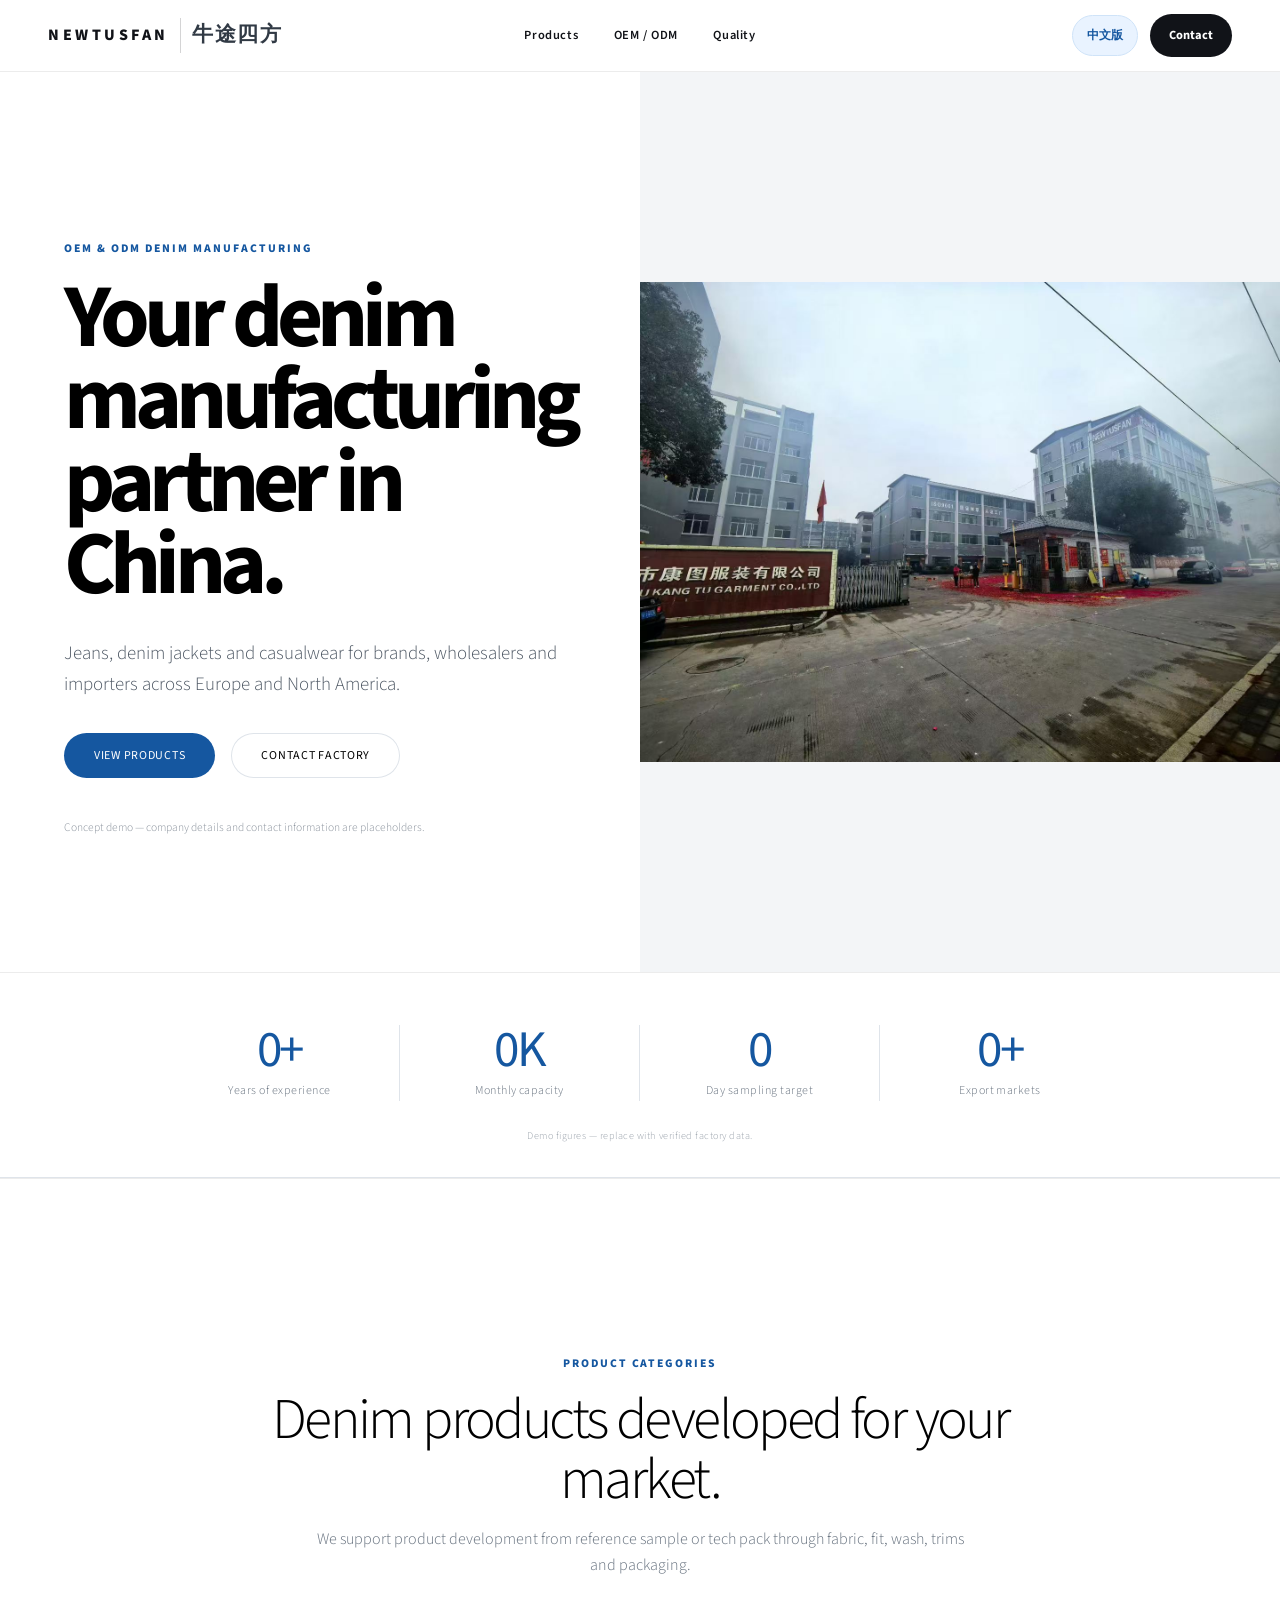
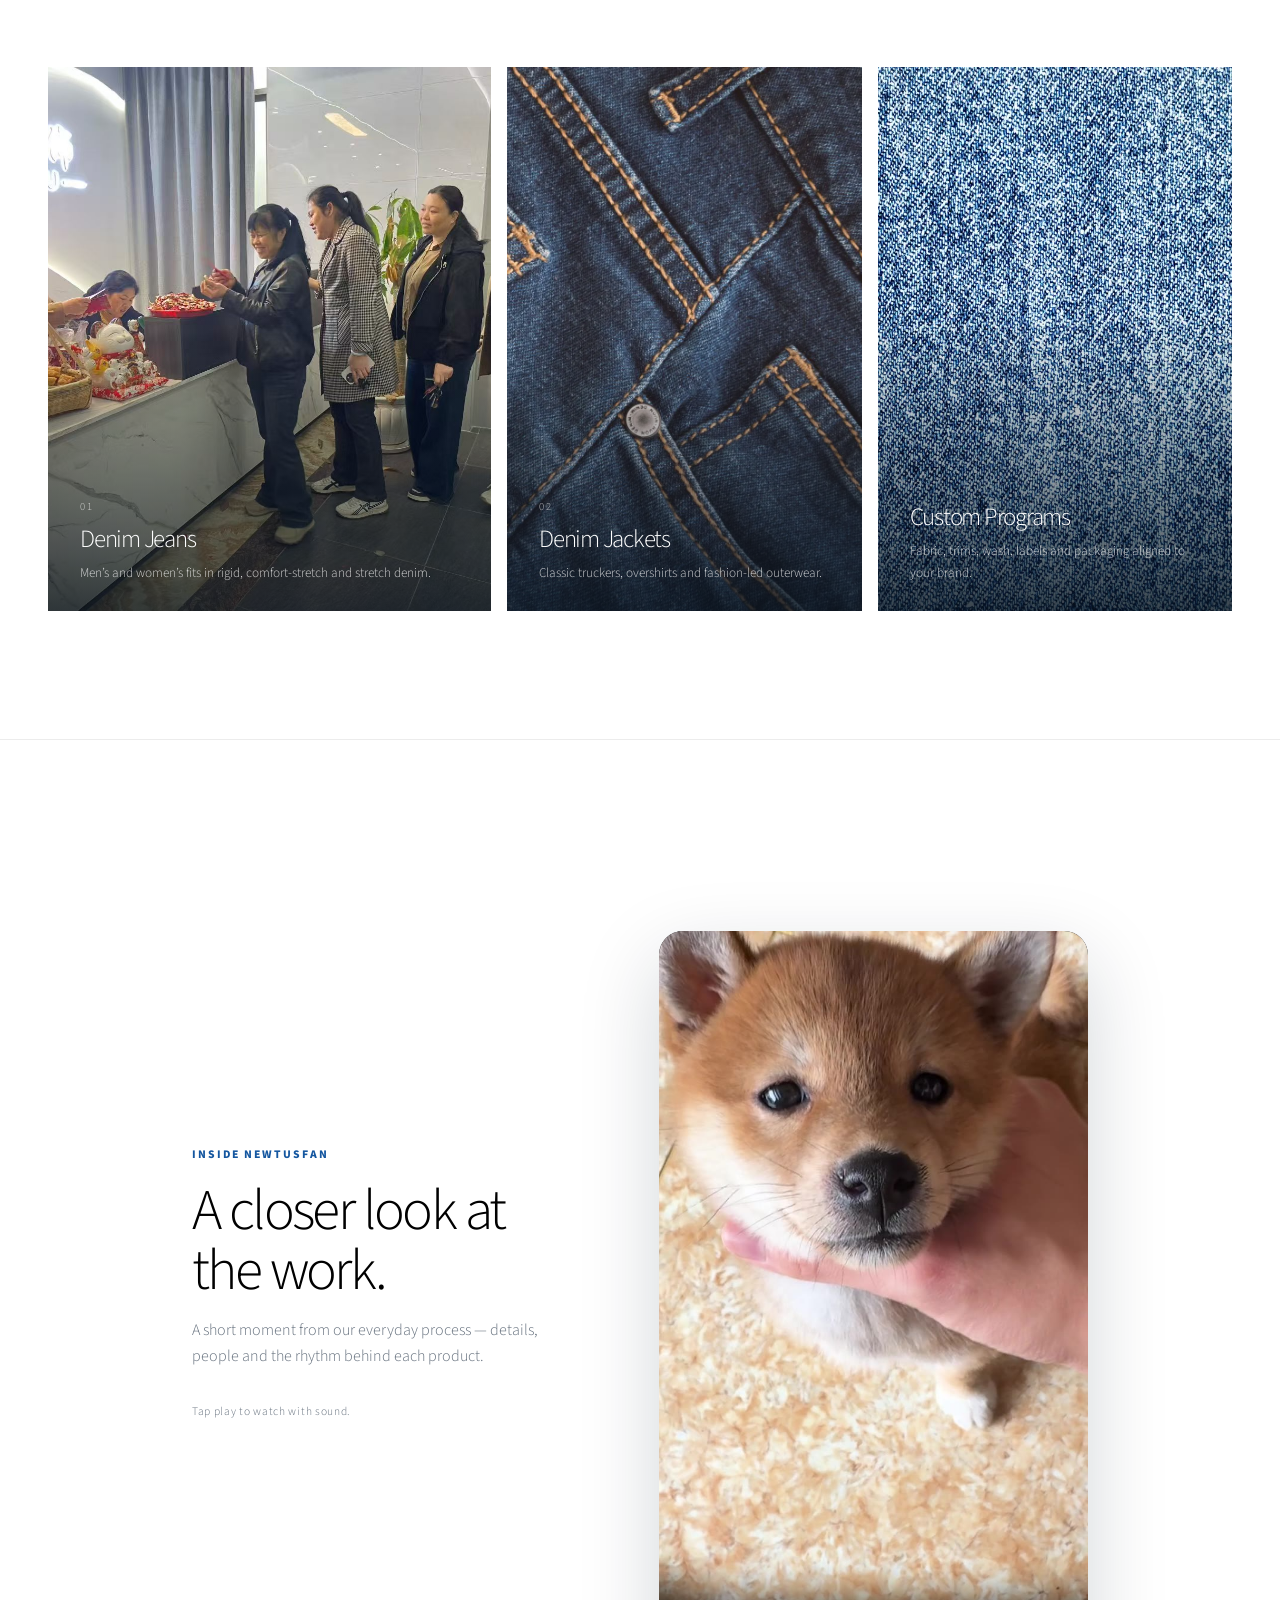
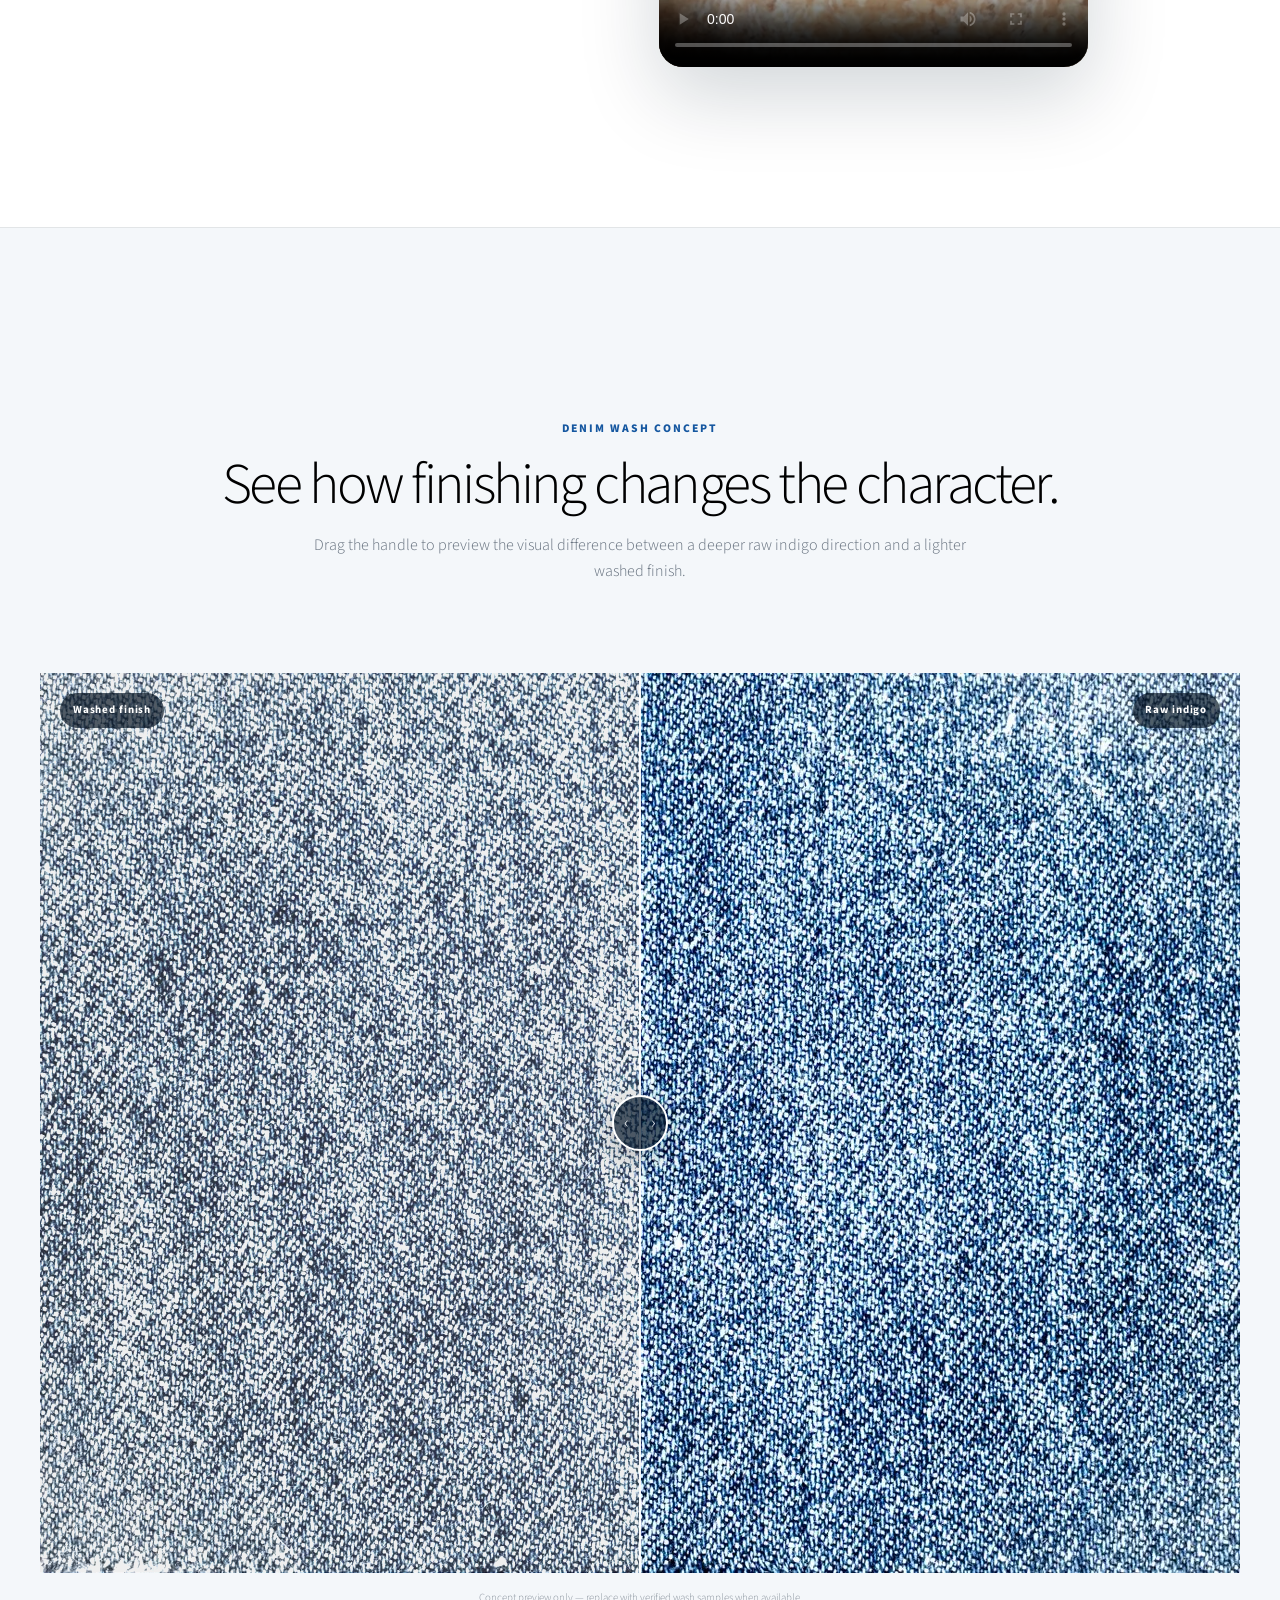
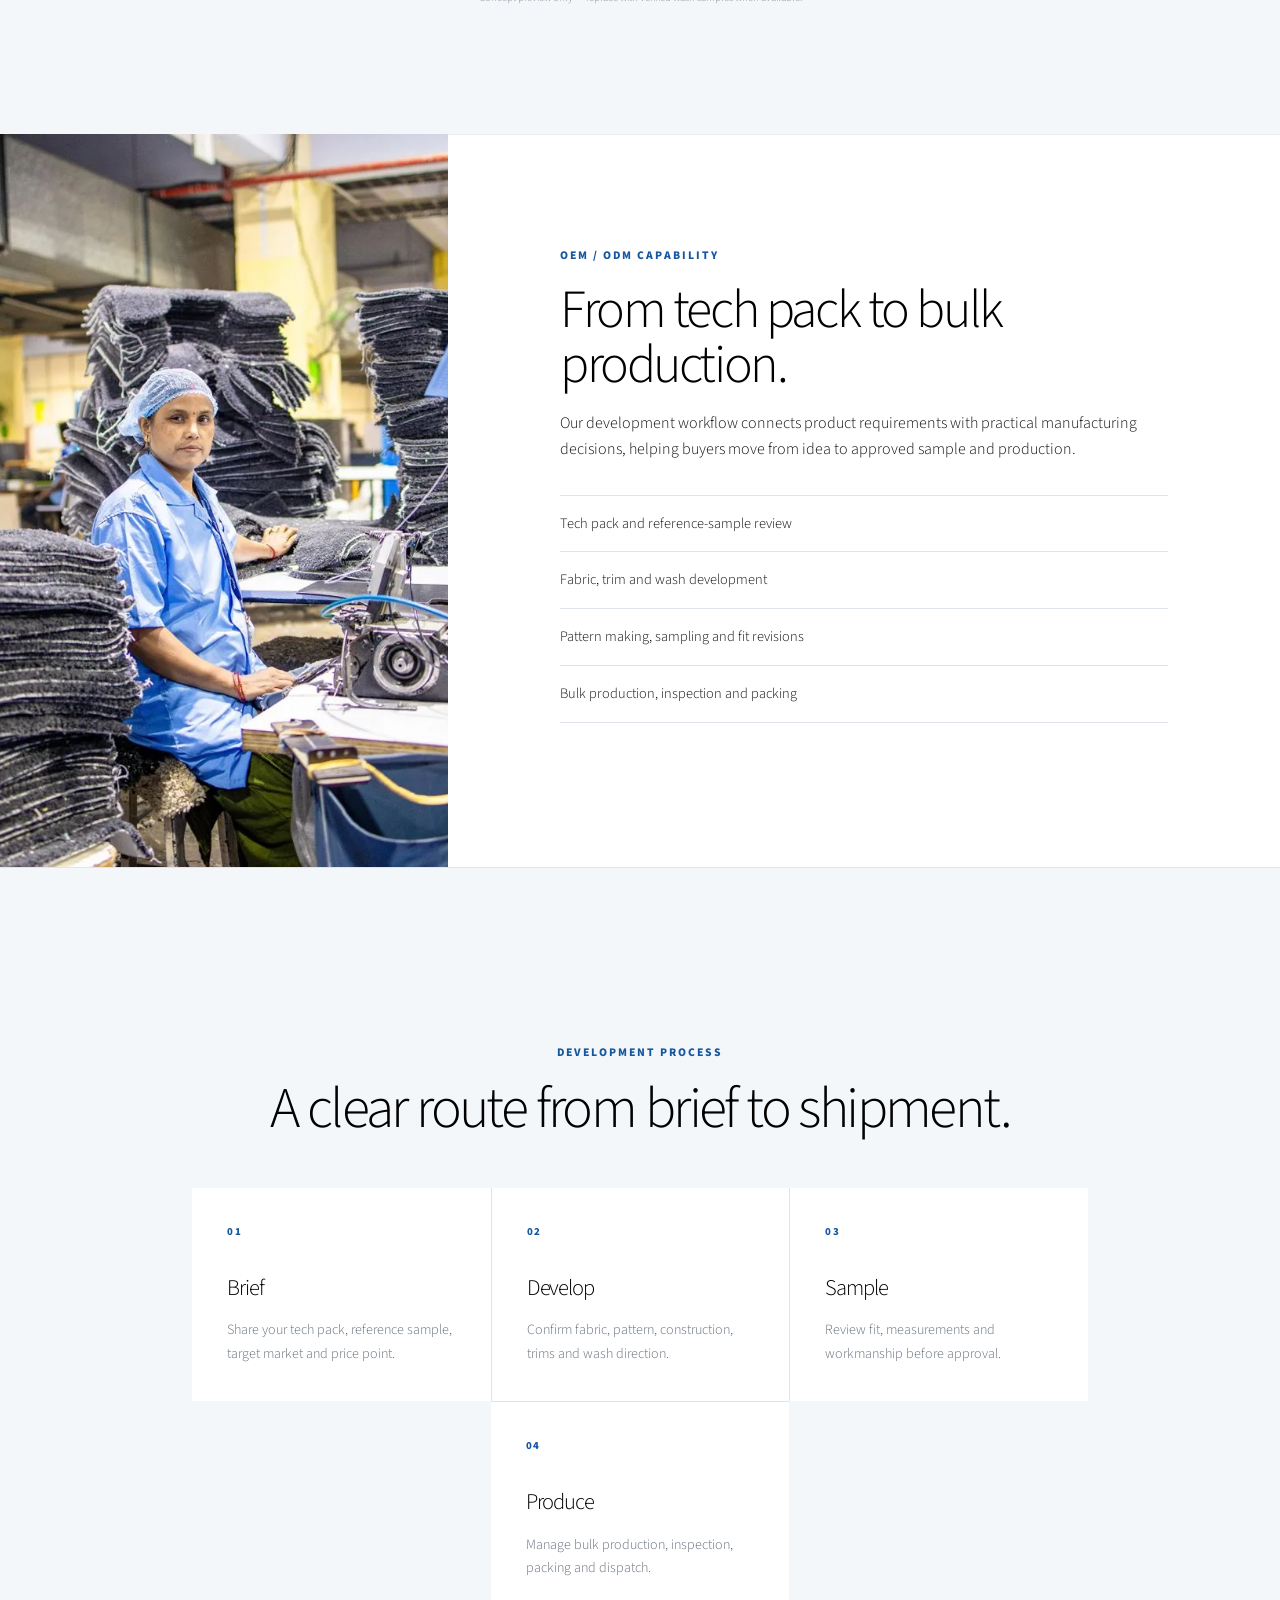
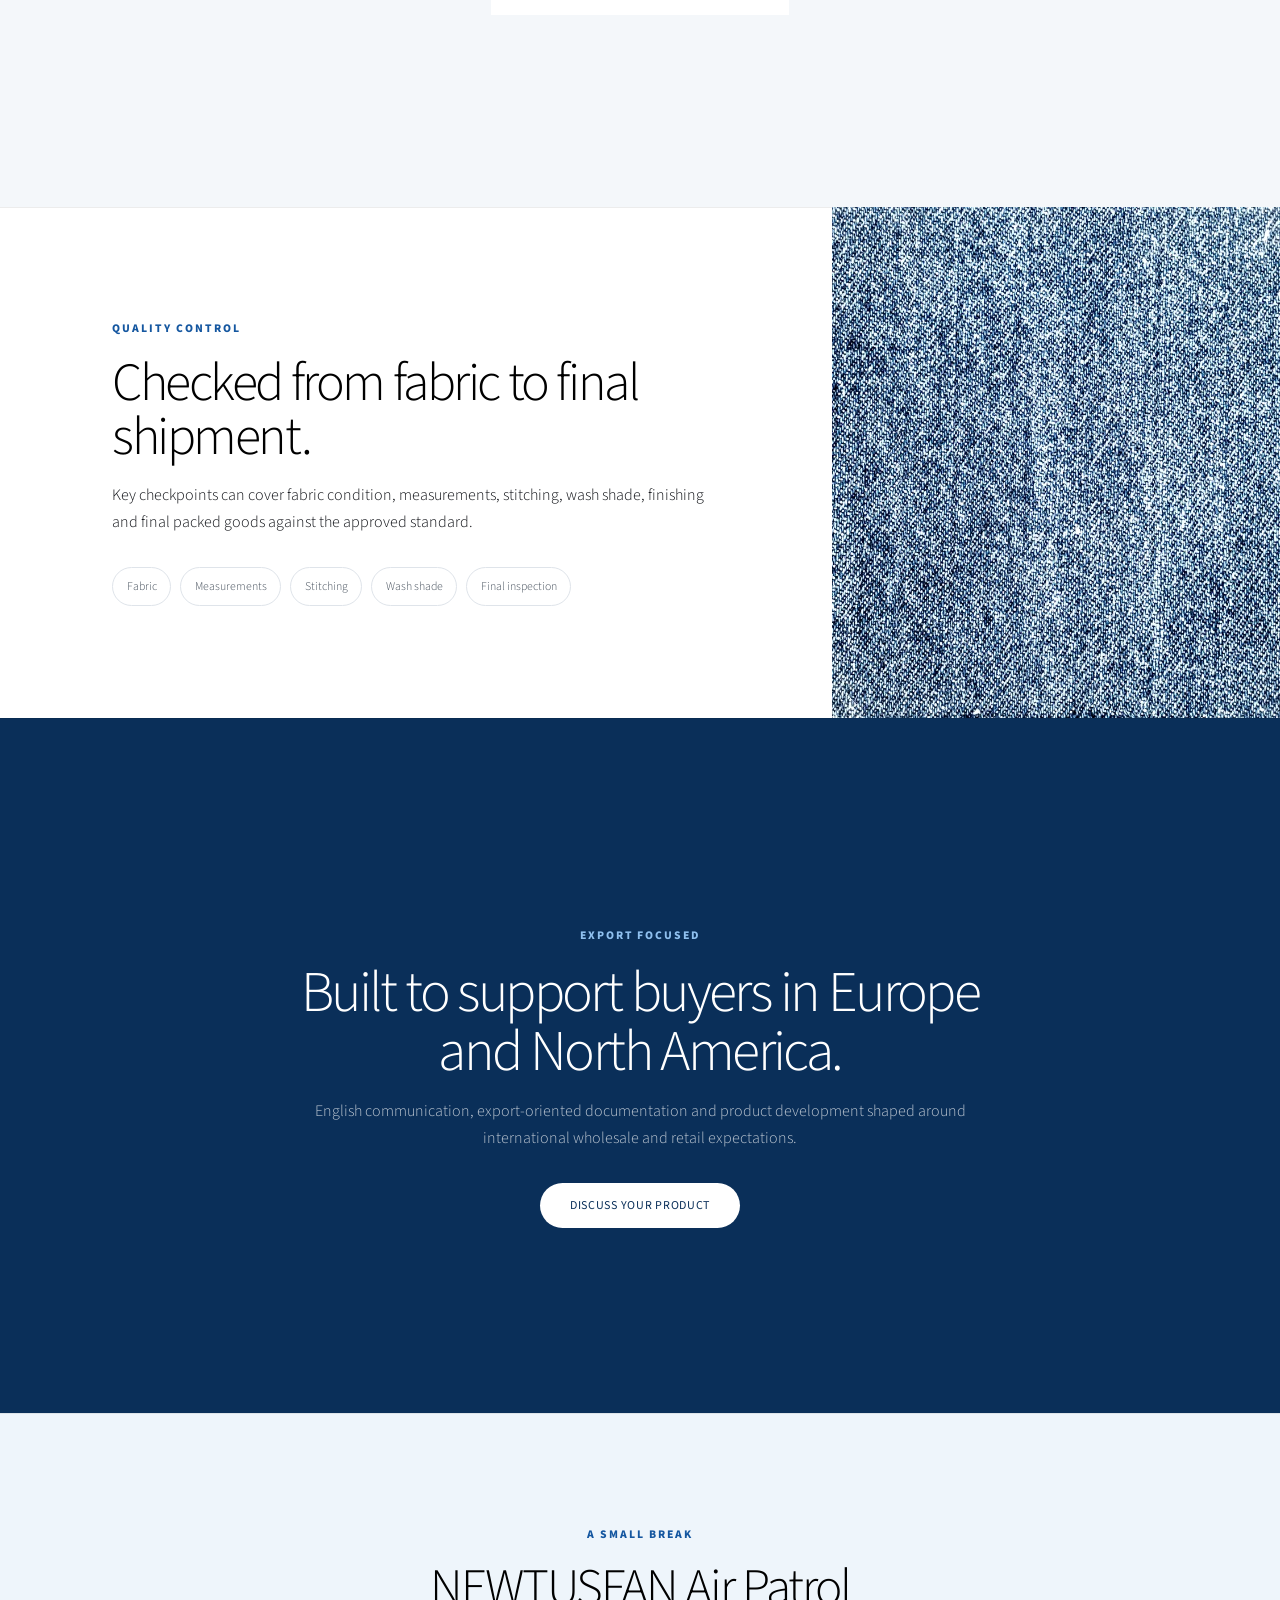
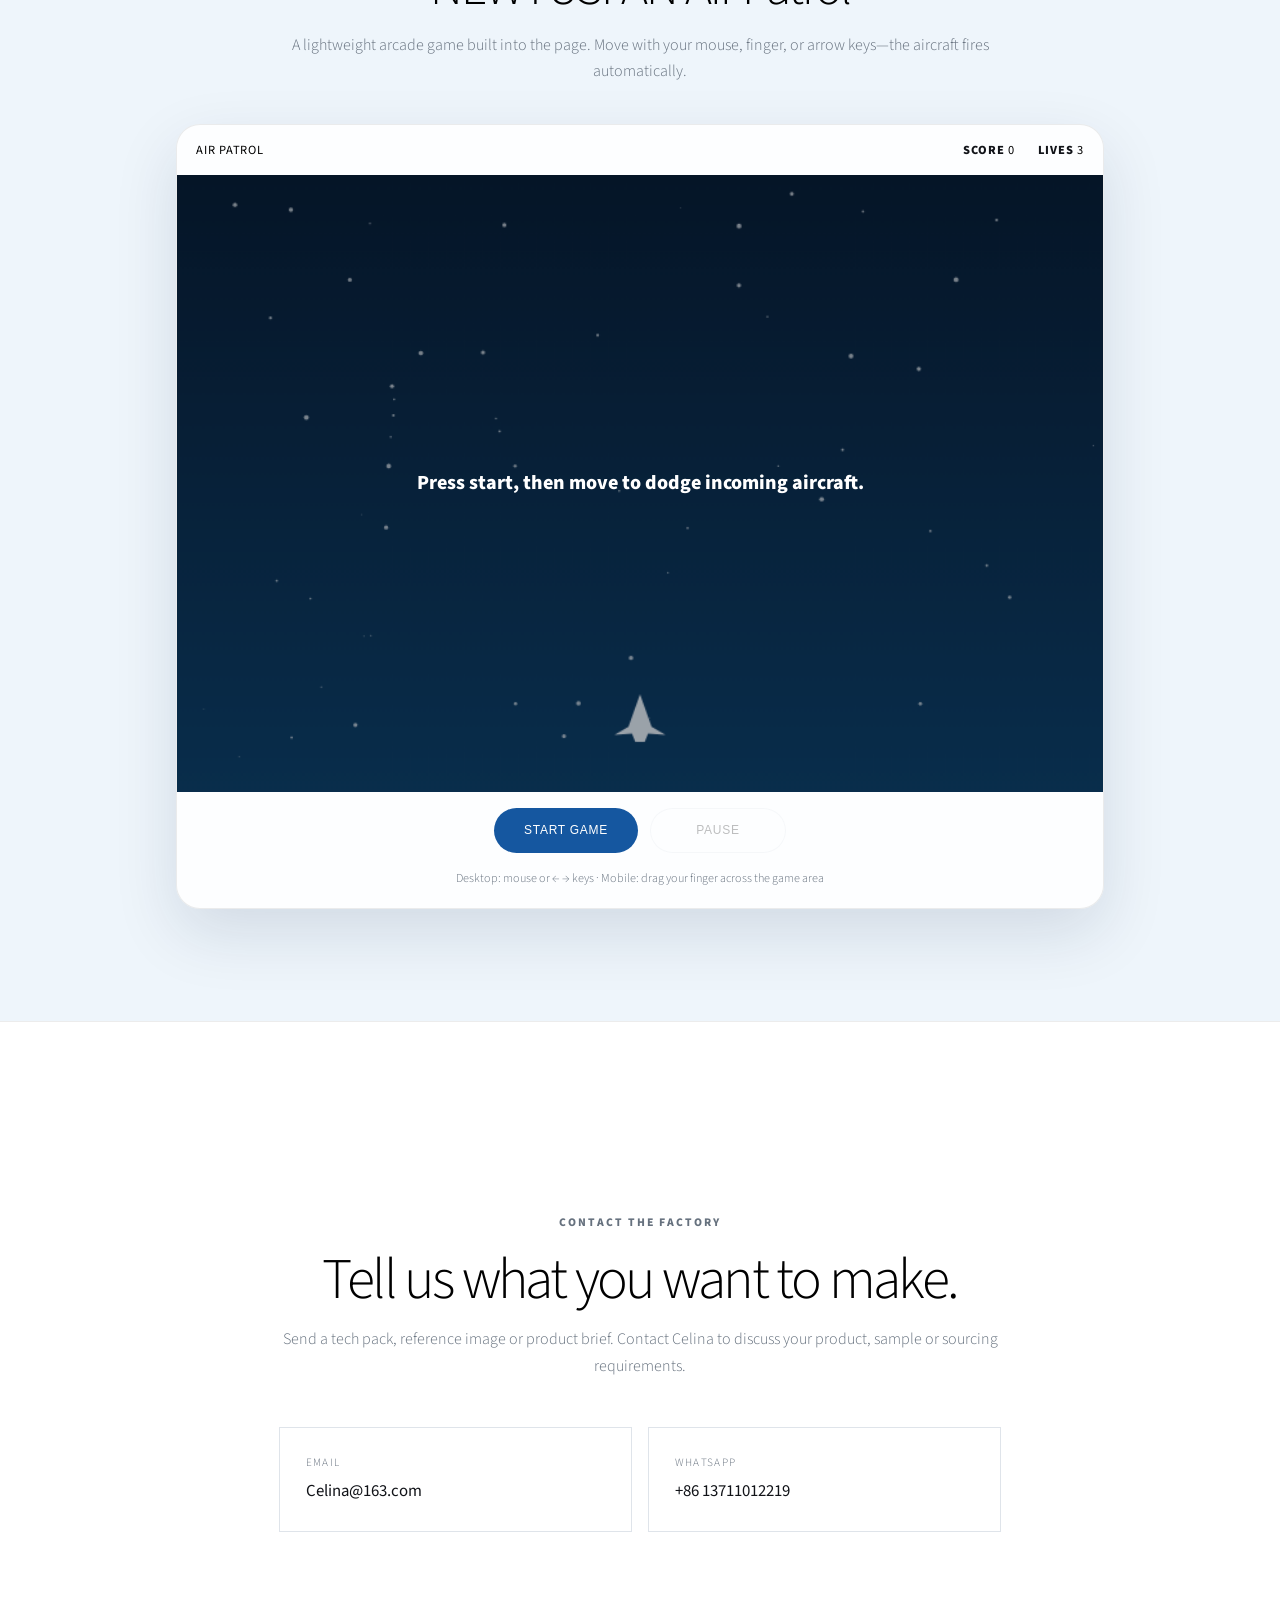
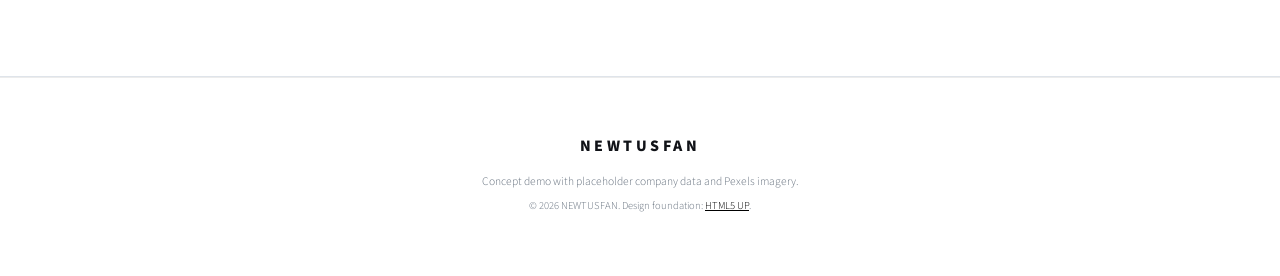
<file: index.html>
<!DOCTYPE HTML>
<!-- Story by HTML5 UP | html5up.net | CCA 3.0 license -->
<html lang="en">
	<head>
		<title>NEWTUSFAN — Denim Manufacturer in China</title>
		<meta charset="utf-8" />
		<meta name="viewport" content="width=device-width, initial-scale=1" />
		<meta name="description" content="NEWTUSFAN is a concept website for an OEM and ODM denim manufacturer serving brands, wholesalers and importers in Europe and North America." />
		<link rel="canonical" href="https://tujinchao.xyz/" />
		<link rel="alternate" hreflang="en" href="https://tujinchao.xyz/" />
		<link rel="alternate" hreflang="zh-CN" href="https://tujinchao.xyz/zh/" />
		<link rel="stylesheet" href="assets/css/main.css?v=20260704" />
		<link rel="stylesheet" href="assets/css/custom.css?v=20260704" />
		<noscript><link rel="stylesheet" href="assets/css/noscript.css?v=20260704" /></noscript>
	</head>
	<body class="is-preload">
		<header class="site-header" aria-label="Main navigation">
			<a class="brand smooth-scroll" href="#top" aria-label="NEWTUSFAN 牛途四方 home"><span>NEWTUSFAN</span><span class="brand-cn" lang="zh-CN">牛途四方</span></a>
			<nav>
				<a class="smooth-scroll" href="#products">Products</a>
				<a class="smooth-scroll" href="#capabilities">OEM / ODM</a>
				<a class="smooth-scroll" href="#quality">Quality</a>
			</nav>
			<div class="header-actions">
				<a class="language-switch" href="zh/" lang="zh-CN" aria-label="View Chinese version">中文版</a>
				<a class="header-contact smooth-scroll" href="#contact">Contact</a>
			</div>
		</header>
		<div id="wrapper" class="divided">
			<section id="top" class="banner style1 orient-left content-align-left image-position-center fullscreen onload-image-fade-in onload-content-fade-right hero">
				<div class="content">
					<p class="eyebrow">OEM &amp; ODM denim manufacturing</p>
					<h1>Your denim manufacturing partner in China.</h1>
					<p class="major">Jeans, denim jackets and casualwear for brands, wholesalers and importers across Europe and North America.</p>
					<ul class="actions">
						<li><a href="#products" class="button primary big smooth-scroll-middle">View products</a></li>
						<li><a href="#contact" class="button big smooth-scroll-middle">Contact factory</a></li>
					</ul>
					<p class="concept-note">Concept demo — company details and contact information are placeholders.</p>
				</div>
				<div class="image"><picture><img src="images/hero-denim.jpg?v=20260714" alt="Contemporary denim apparel" width="1600" height="2400" decoding="async" fetchpriority="high" /></picture></div>
			</section>

			<section class="wrapper style1 align-center stats-section">
				<div class="inner stats-grid onscroll-fade-in">
					<div><strong class="stat-value" data-target="20" data-suffix="+" aria-label="20 plus years">20+</strong><span>Years of experience</span></div>
					<div><strong class="stat-value" data-target="20" data-suffix="K" aria-label="20 thousand pieces">20K</strong><span>Monthly capacity</span></div>
					<div><strong class="stat-value" data-target="15" aria-label="15 days">15</strong><span>Day sampling target</span></div>
					<div><strong class="stat-value" data-target="50" data-suffix="+" aria-label="50 plus markets">50+</strong><span>Export markets</span></div>
				</div>
				<p class="stats-disclaimer">Demo figures — replace with verified factory data.</p>
			</section>

			<section id="products" class="wrapper style1 align-center collection-section">
				<div class="inner collection-intro">
					<p class="eyebrow">Product categories</p>
					<h2>Denim products developed for your market.</h2>
					<p>We support product development from reference sample or tech pack through fabric, fit, wash, trims and packaging.</p>
				</div>
				<div class="collection-grid onscroll-fade-in">
					<article class="collection-card collection-card-large">
						<picture><img src="images/collection-model.jpg?v=20260714" alt="Denim jacket and jeans" width="1200" height="1800" loading="lazy" decoding="async" data-lightbox data-caption="Denim Jeans" /></picture>
						<div class="card-copy"><span>01</span><h3>Denim Jeans</h3><p>Men’s and women’s fits in rigid, comfort-stretch and stretch denim.</p></div>
					</article>
					<article class="collection-card texture-card">
						<picture><source srcset="images/collection-detail.webp?v=20260704" type="image/webp" /><img src="images/collection-detail.jpg?v=20260704" alt="Indigo denim stitching and construction" width="800" height="1200" loading="lazy" decoding="async" data-lightbox data-caption="Denim Outerwear" /></picture>
						<div class="card-copy"><span>02</span><h3>Denim Jackets</h3><p>Classic truckers, overshirts and fashion-led outerwear.</p></div>
					</article>
					<article class="collection-card blue-card">
						<picture><source srcset="images/denim-texture.webp?v=20260704" type="image/webp" /><img src="images/denim-texture.jpg?v=20260704" alt="Blue denim fabric texture" width="1200" height="900" loading="lazy" decoding="async" data-lightbox data-caption="Custom Development" /></picture>
						<div class="card-copy"><span>03</span><h3>Custom Programs</h3><p>Fabric, trims, wash, labels and packaging aligned to your brand.</p></div>
					</article>
				</div>
			</section>

			<section class="wrapper style1 media-section">
				<div class="inner media-grid">
					<div class="media-copy"><p class="eyebrow">Inside NEWTUSFAN</p><h2>A closer look at the work.</h2><p>A short moment from our everyday process — details, people and the rhythm behind each product.</p><p class="media-note">Tap play to watch with sound.</p></div>
					<div class="video-shell"><video class="factory-video" controls playsinline preload="metadata" poster="videos/cheng-poster.jpg?v=20260704" aria-label="NEWTUSFAN work video"><source src="videos/cheng.mp4?v=20260704" type="video/mp4" />Your browser does not support HTML5 video.</video></div>
				</div>
			</section>

			<section class="wrapper style1 align-center wash-section">
				<div class="inner wash-intro"><p class="eyebrow">Denim wash concept</p><h2>See how finishing changes the character.</h2><p>Drag the handle to preview the visual difference between a deeper raw indigo direction and a lighter washed finish.</p></div>
				<div class="wash-compare" data-compare style="--position: 50%;">
					<picture class="compare-layer compare-before"><source srcset="images/denim-texture.webp?v=20260704" type="image/webp" /><img src="images/denim-texture.jpg?v=20260704" alt="Raw indigo denim texture" width="1200" height="900" loading="lazy" decoding="async" /></picture>
					<div class="compare-after"><picture class="compare-layer"><source srcset="images/denim-texture.webp?v=20260704" type="image/webp" /><img src="images/denim-texture.jpg?v=20260704" alt="Lighter washed denim texture preview" width="1200" height="900" loading="lazy" decoding="async" /></picture></div>
					<span class="compare-label compare-label-before">Raw indigo</span><span class="compare-label compare-label-after">Washed finish</span><span class="compare-divider" aria-hidden="true"><i></i></span>
					<input type="range" min="0" max="100" value="50" aria-label="Compare raw and washed denim effect" />
				</div>
				<p class="compare-note">Concept preview only — replace with verified wash samples when available.</p>
			</section>
			<section id="capabilities" class="spotlight style1 orient-right content-align-left image-position-center onscroll-image-fade-in capability-section">
				<div class="content">
					<p class="eyebrow">OEM / ODM capability</p>
					<h2>From tech pack to bulk production.</h2>
					<p>Our development workflow connects product requirements with practical manufacturing decisions, helping buyers move from idea to approved sample and production.</p>
					<ul class="clean-list">
						<li>Tech pack and reference-sample review</li>
						<li>Fabric, trim and wash development</li>
						<li>Pattern making, sampling and fit revisions</li>
						<li>Bulk production, inspection and packing</li>
					</ul>
				</div>
				<div class="image"><picture><source srcset="images/factory-sewing.webp?v=20260704" type="image/webp" /><img src="images/factory-sewing.jpg?v=20260704" alt="Garment factory sewing and production" width="1400" height="933" loading="lazy" decoding="async" /></picture></div>
			</section>

			<section class="wrapper style1 align-center process-section">
				<div class="inner">
					<p class="eyebrow">Development process</p>
					<h2>A clear route from brief to shipment.</h2>
					<div class="items style1 medium onscroll-fade-in process-grid">
						<section><span class="step-number">01</span><h3>Brief</h3><p>Share your tech pack, reference sample, target market and price point.</p></section>
						<section><span class="step-number">02</span><h3>Develop</h3><p>Confirm fabric, pattern, construction, trims and wash direction.</p></section>
						<section><span class="step-number">03</span><h3>Sample</h3><p>Review fit, measurements and workmanship before approval.</p></section>
						<section><span class="step-number">04</span><h3>Produce</h3><p>Manage bulk production, inspection, packing and dispatch.</p></section>
					</div>
				</div>
			</section>

			<section id="quality" class="spotlight style1 orient-left content-align-left image-position-center onscroll-image-fade-in quality-section">
				<div class="content">
					<p class="eyebrow">Quality control</p>
					<h2>Checked from fabric to final shipment.</h2>
					<p>Key checkpoints can cover fabric condition, measurements, stitching, wash shade, finishing and final packed goods against the approved standard.</p>
					<div class="quality-tags" aria-label="Quality checkpoints"><span>Fabric</span><span>Measurements</span><span>Stitching</span><span>Wash shade</span><span>Final inspection</span></div>
				</div>
				<div class="image texture-image"><picture><source srcset="images/denim-texture.webp?v=20260704" type="image/webp" /><img src="images/denim-texture.jpg?v=20260704" alt="Close view of woven denim fabric" width="1200" height="900" loading="lazy" decoding="async" /></picture></div>
			</section>

			<section class="wrapper style1 align-center markets-section">
				<div class="inner narrow">
					<p class="eyebrow light">Export focused</p>
					<h2>Built to support buyers in Europe and North America.</h2>
					<p>English communication, export-oriented documentation and product development shaped around international wholesale and retail expectations.</p>
					<a href="#contact" class="button primary big smooth-scroll-middle">Discuss your product</a>
				</div>
			</section>

			<section id="game" class="wrapper style1 align-center air-game-section">
				<div class="air-game-intro"><p class="eyebrow">A small break</p><h2>NEWTUSFAN Air Patrol</h2><p>A lightweight arcade game built into the page. Move with your mouse, finger, or arrow keys—the aircraft fires automatically.</p></div>
				<div class="air-game-shell" data-air-game data-lang="en">
					<div class="air-game-hud"><strong>Air Patrol</strong><div class="air-game-stats"><span>Score <b data-game-score>0</b></span><span>Lives <b data-game-lives>3</b></span></div></div>
					<div class="air-game-stage"><canvas width="720" height="480" tabindex="0" aria-label="Air Patrol game area"></canvas><div class="air-game-message" data-game-message></div></div>
					<div class="air-game-controls"><button class="button primary" type="button" data-game-start>Start game</button><button class="button" type="button" data-game-pause>Pause</button></div>
					<p class="air-game-help">Desktop: mouse or ← → keys · Mobile: drag your finger across the game area</p>
				</div>
			</section>
			<section id="contact" class="wrapper style1 align-center contact-section">
				<div class="inner narrow">
					<p class="eyebrow">Contact the factory</p>
					<h2>Tell us what you want to make.</h2>
					<p>Send a tech pack, reference image or product brief. Contact Celina to discuss your product, sample or sourcing requirements.</p>
					<div class="contact-links">
						<a href="mailto:Celina@163.com"><span>Email</span><strong>Celina@163.com</strong></a>
						<a href="https://wa.me/8613711012219" target="_blank" rel="noopener"><span>WhatsApp</span><strong>+86 13711012219</strong></a>
					</div>
				</div>
			</section>

			<footer class="wrapper style1 align-center site-footer">
				<div class="inner"><div class="footer-brand">NEWTUSFAN</div><p>Concept demo with placeholder company data and Pexels imagery.</p><p class="copyright">&copy; <span id="year">2026</span> NEWTUSFAN. Design foundation: <a href="https://html5up.net">HTML5 UP</a>.</p></div>
			</footer>
		</div>		<script src="assets/js/jquery.min.js?v=20260704"></script><script src="assets/js/jquery.scrollex.min.js?v=20260704"></script><script src="assets/js/jquery.scrolly.min.js?v=20260704"></script><script src="assets/js/browser.min.js?v=20260704"></script><script src="assets/js/breakpoints.min.js?v=20260704"></script><script src="assets/js/util.js?v=20260704"></script><script src="assets/js/main.js?v=20260704"></script><script src="assets/js/custom.js?v=20260704"></script><script src="assets/js/air-game.js?v=20260704"></script>
	</body>
</html>
</file>
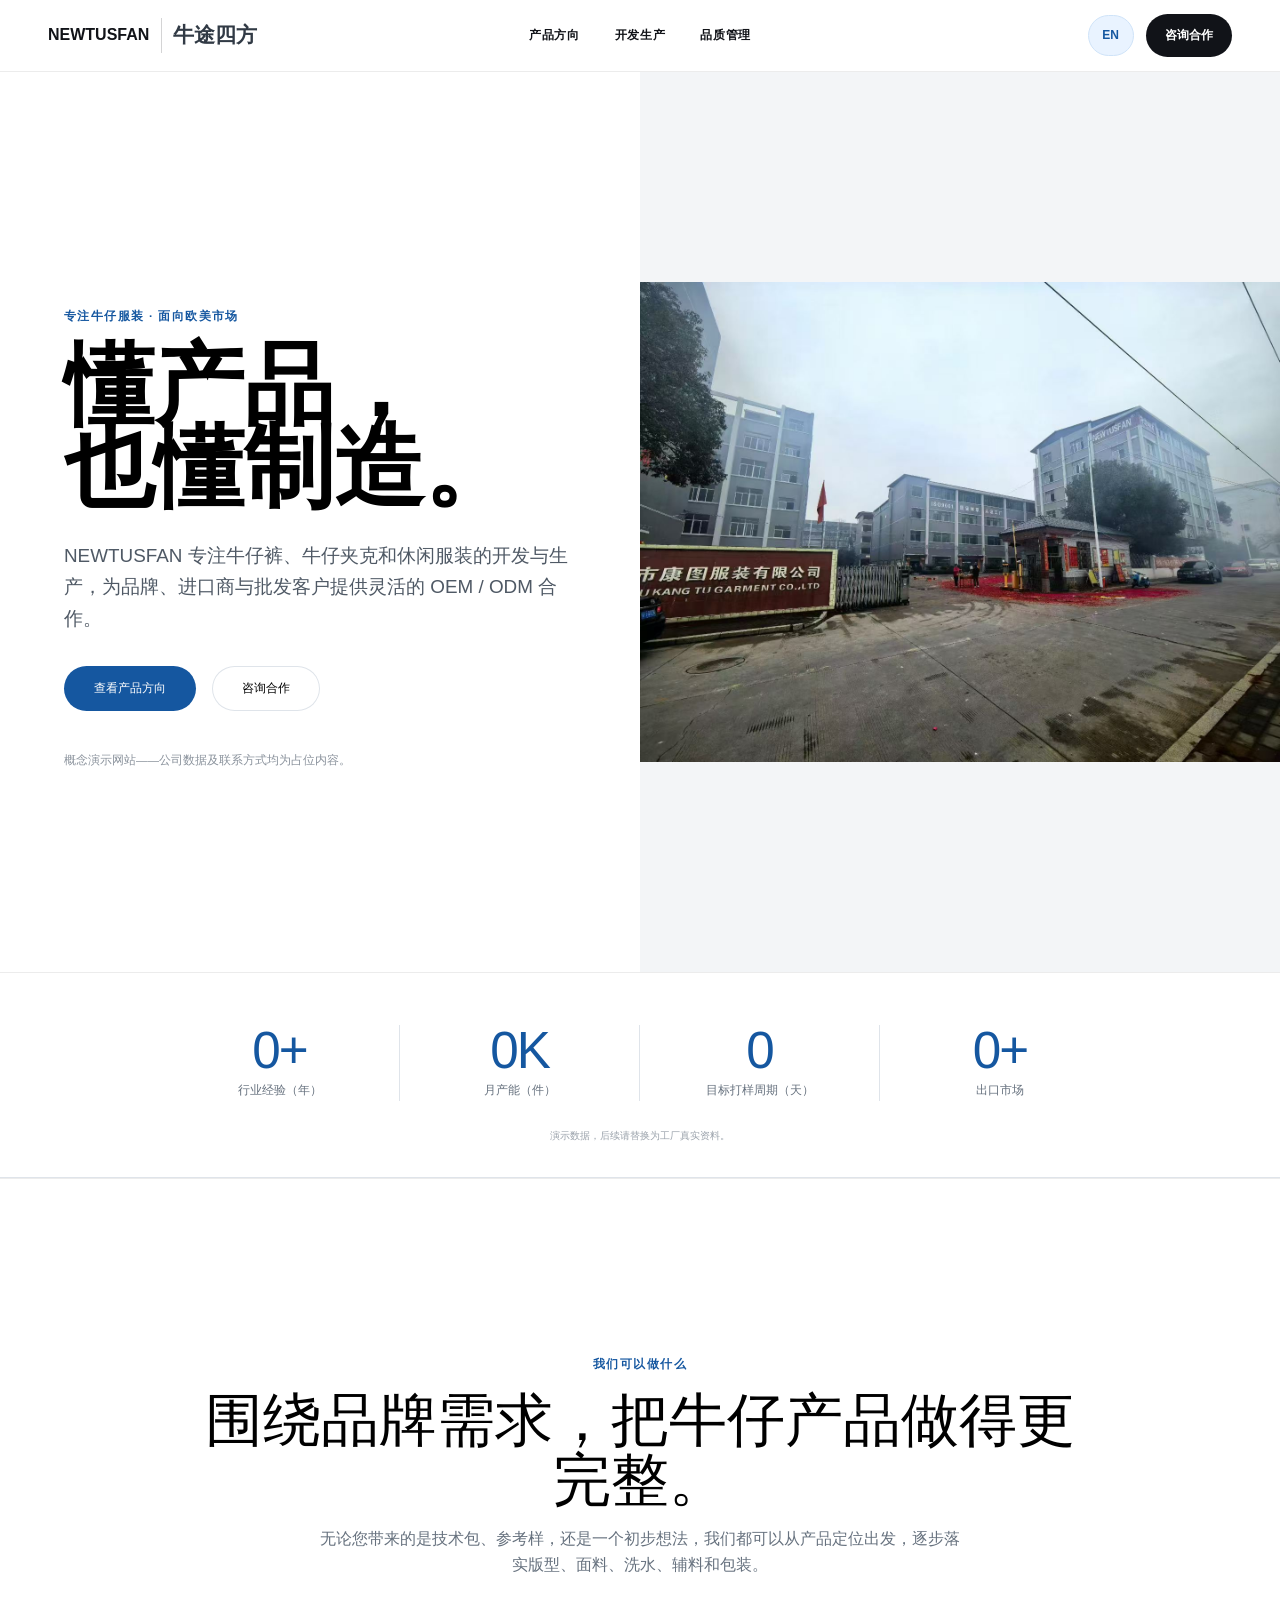
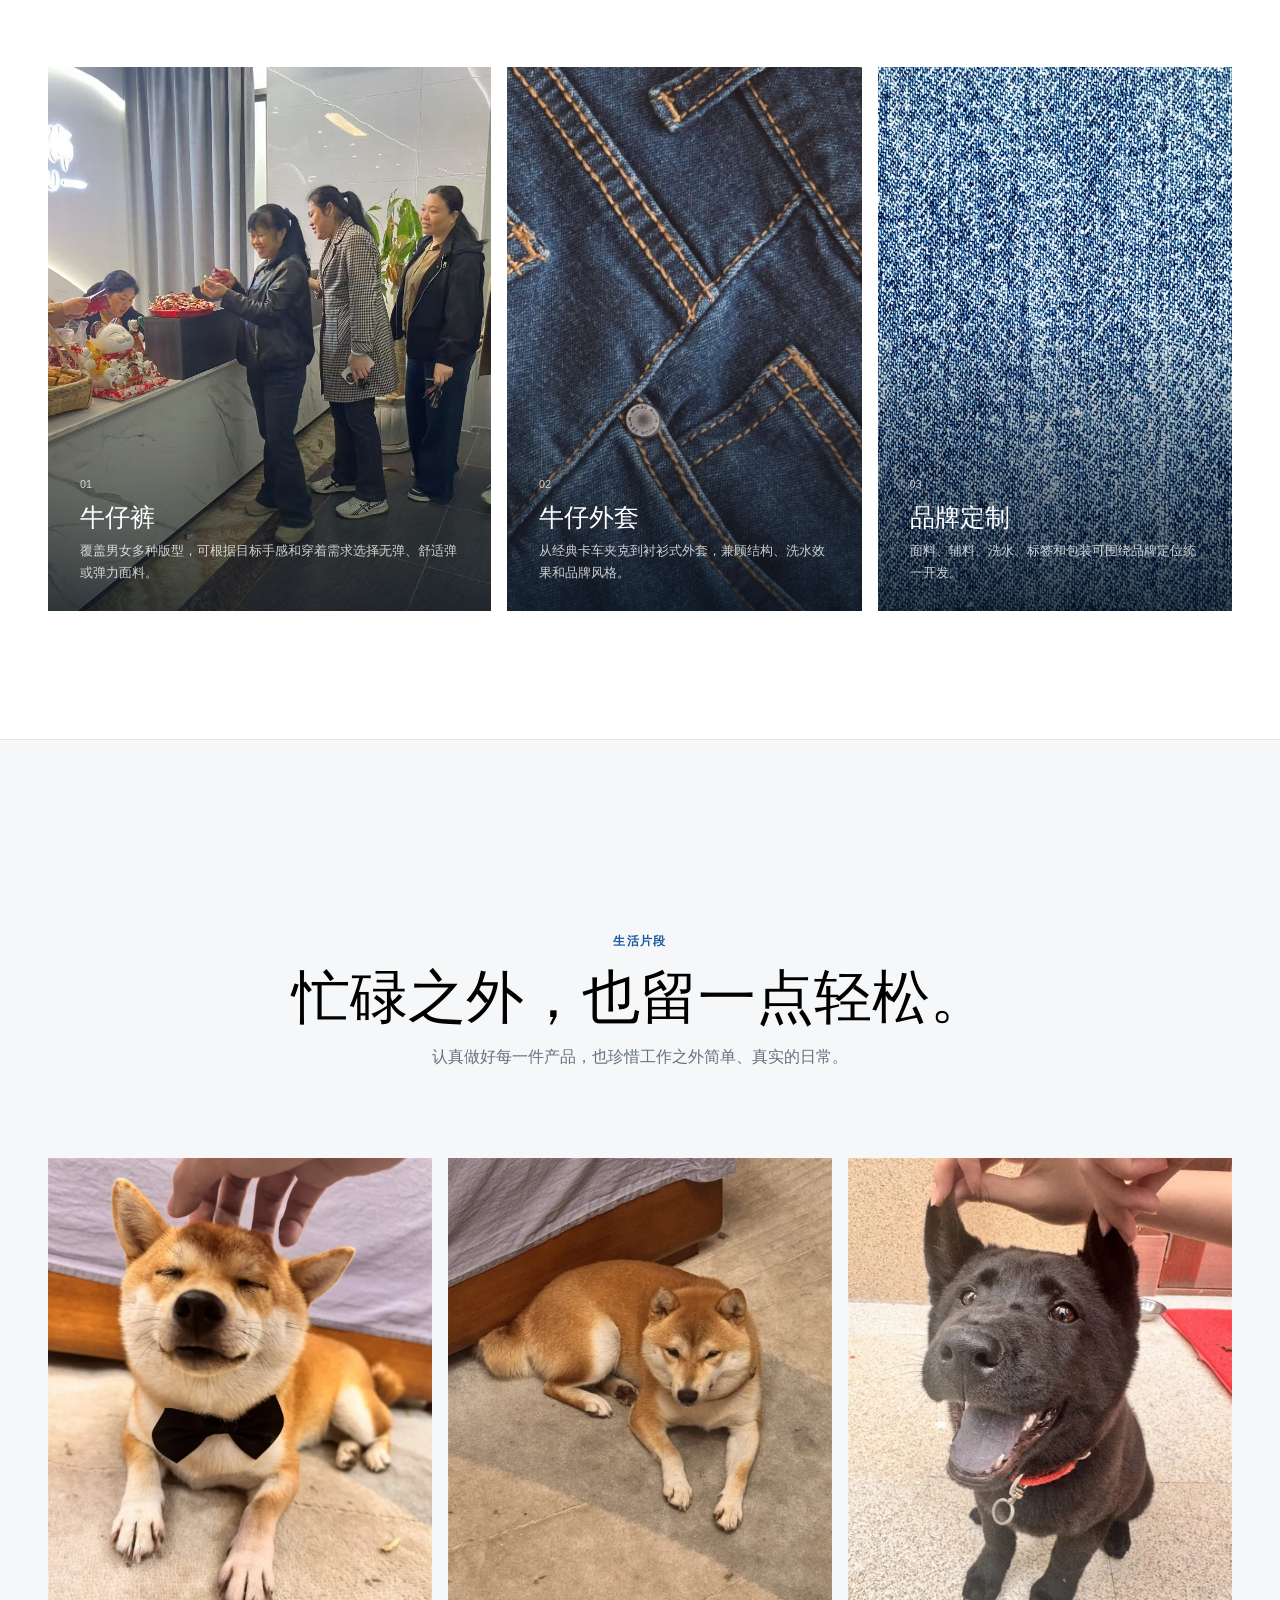
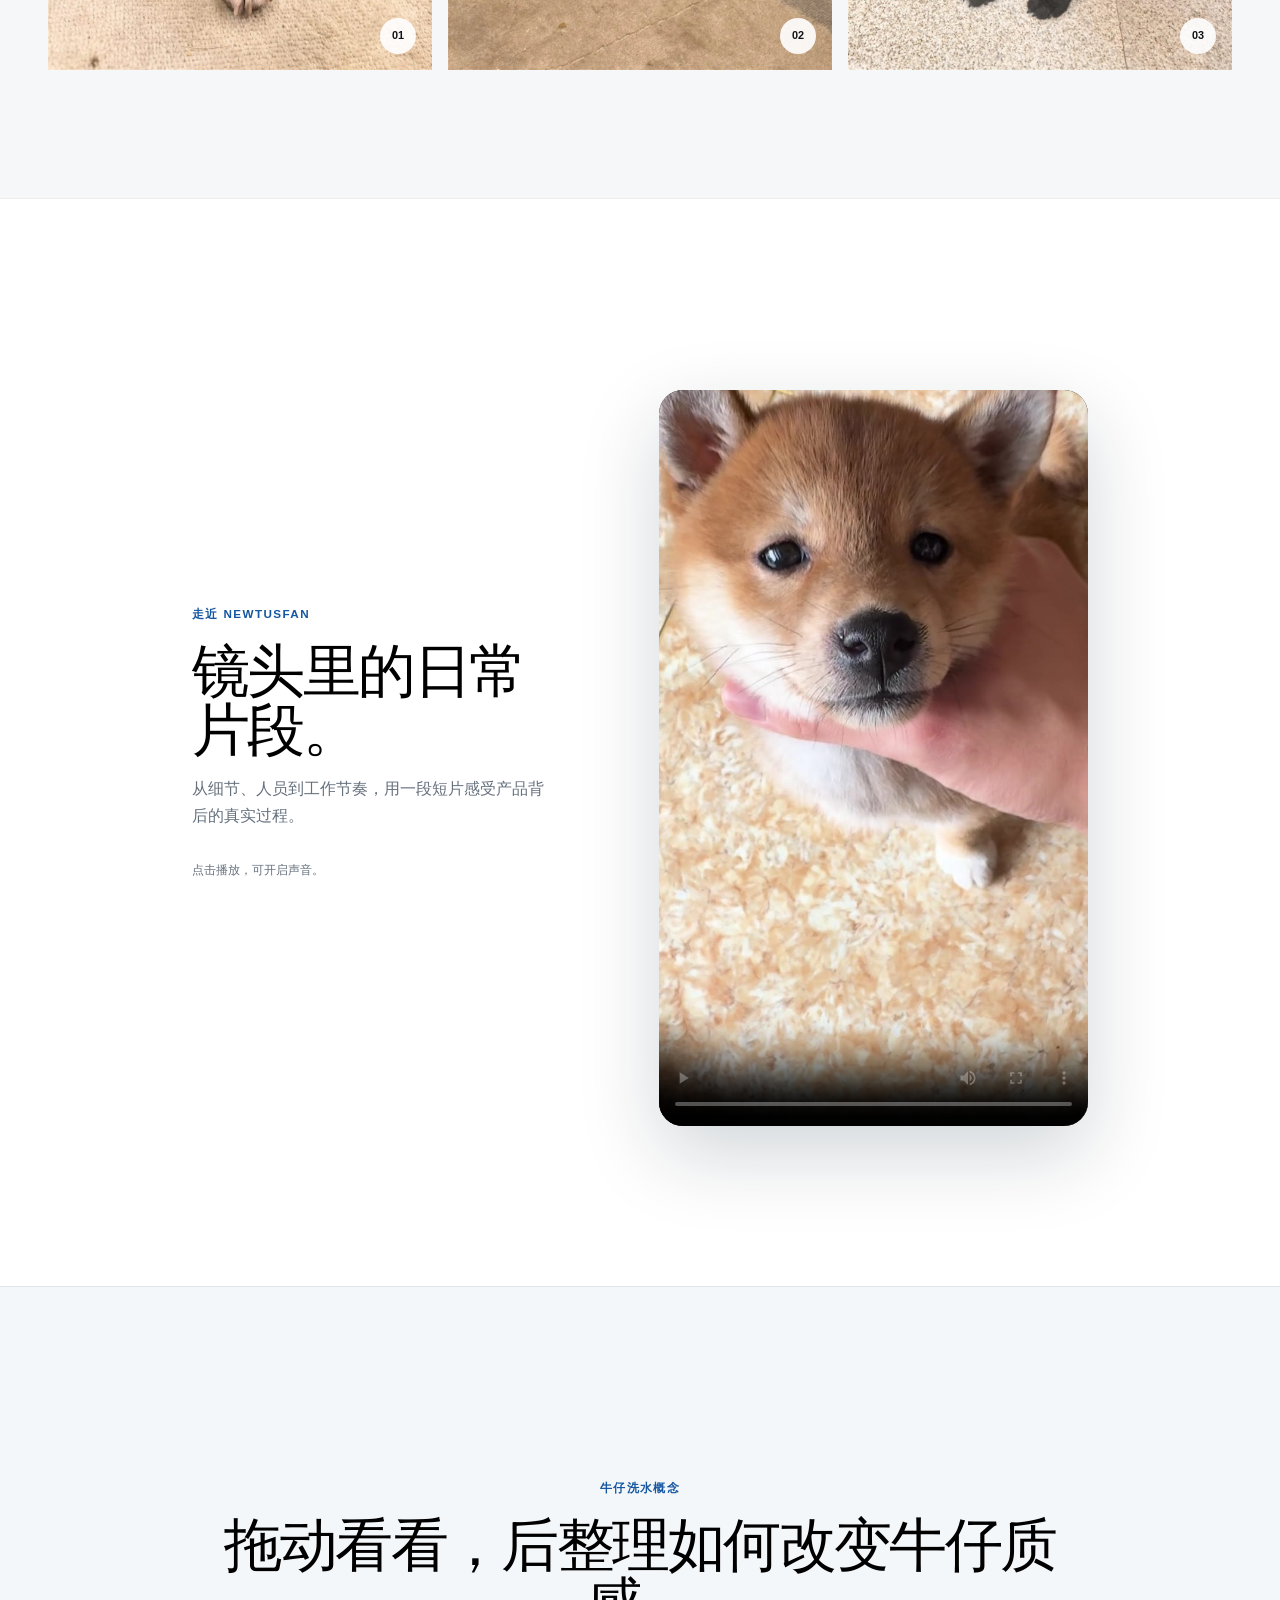
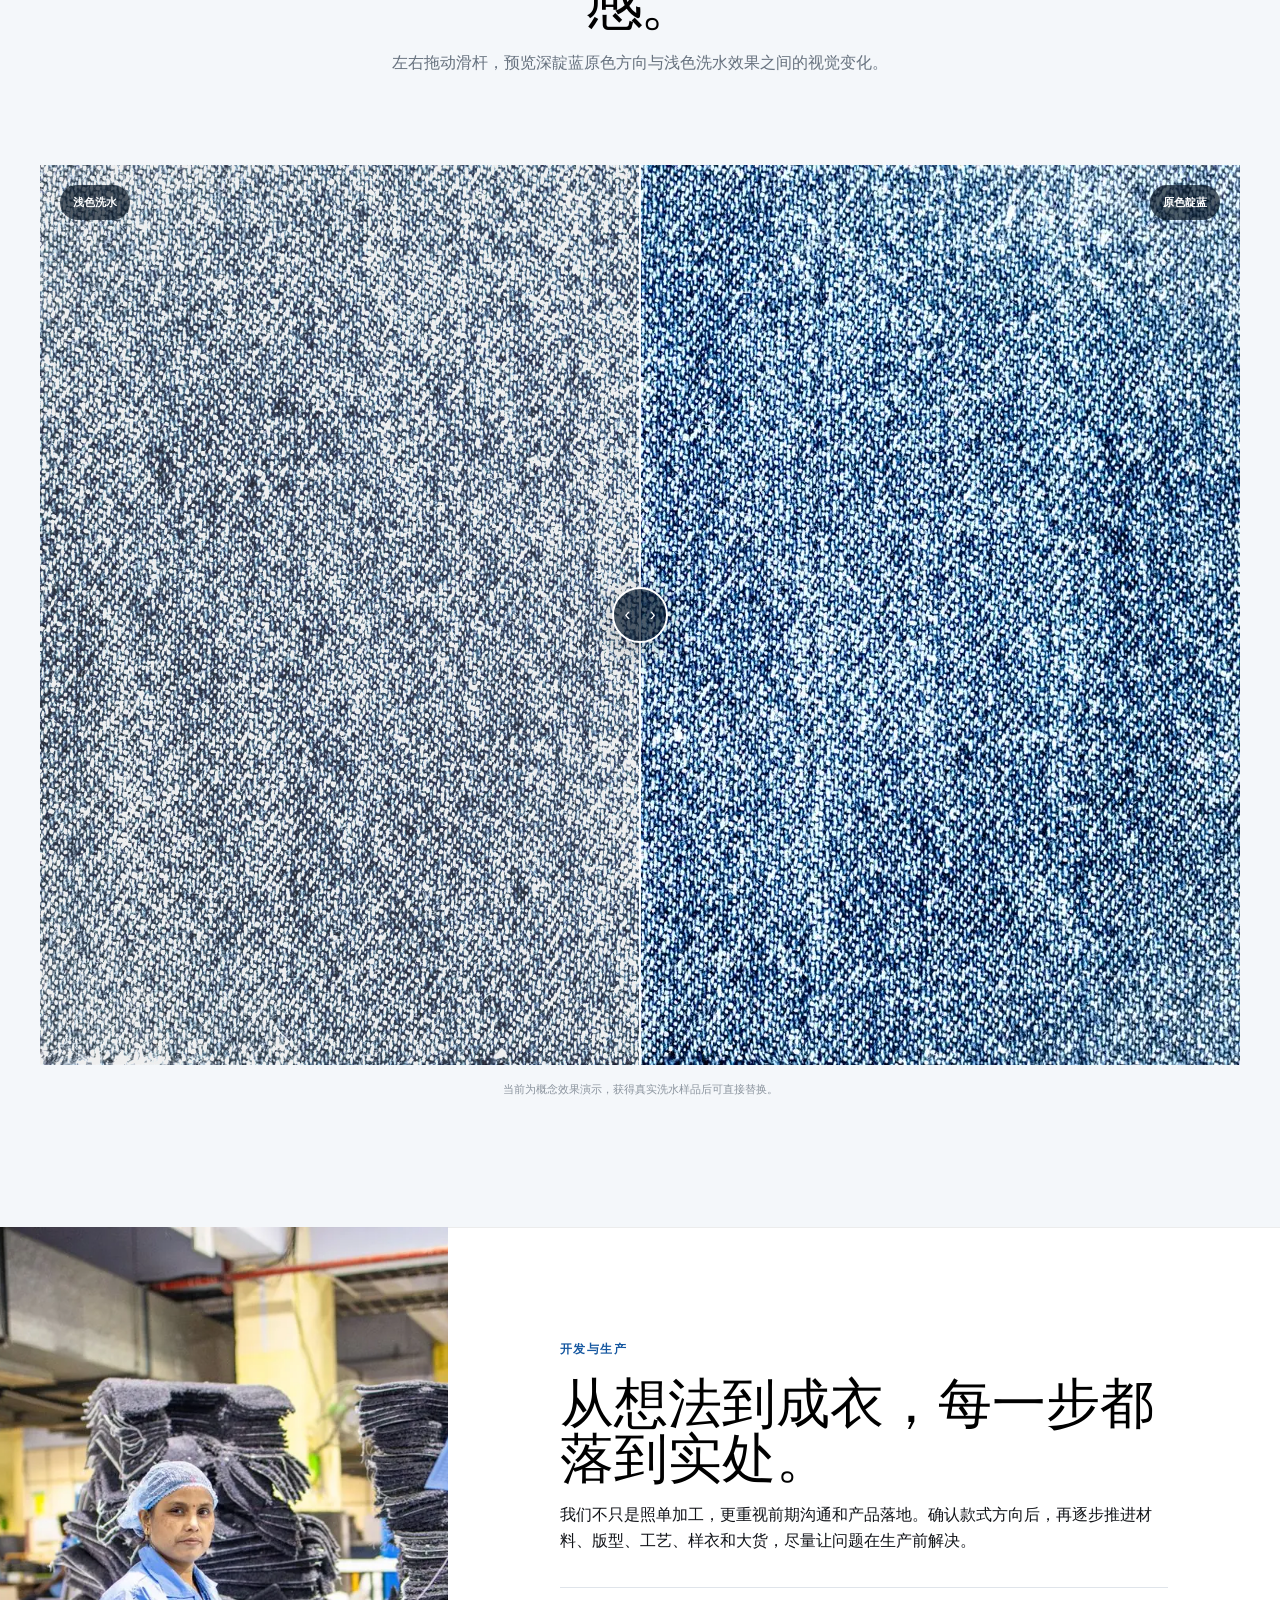
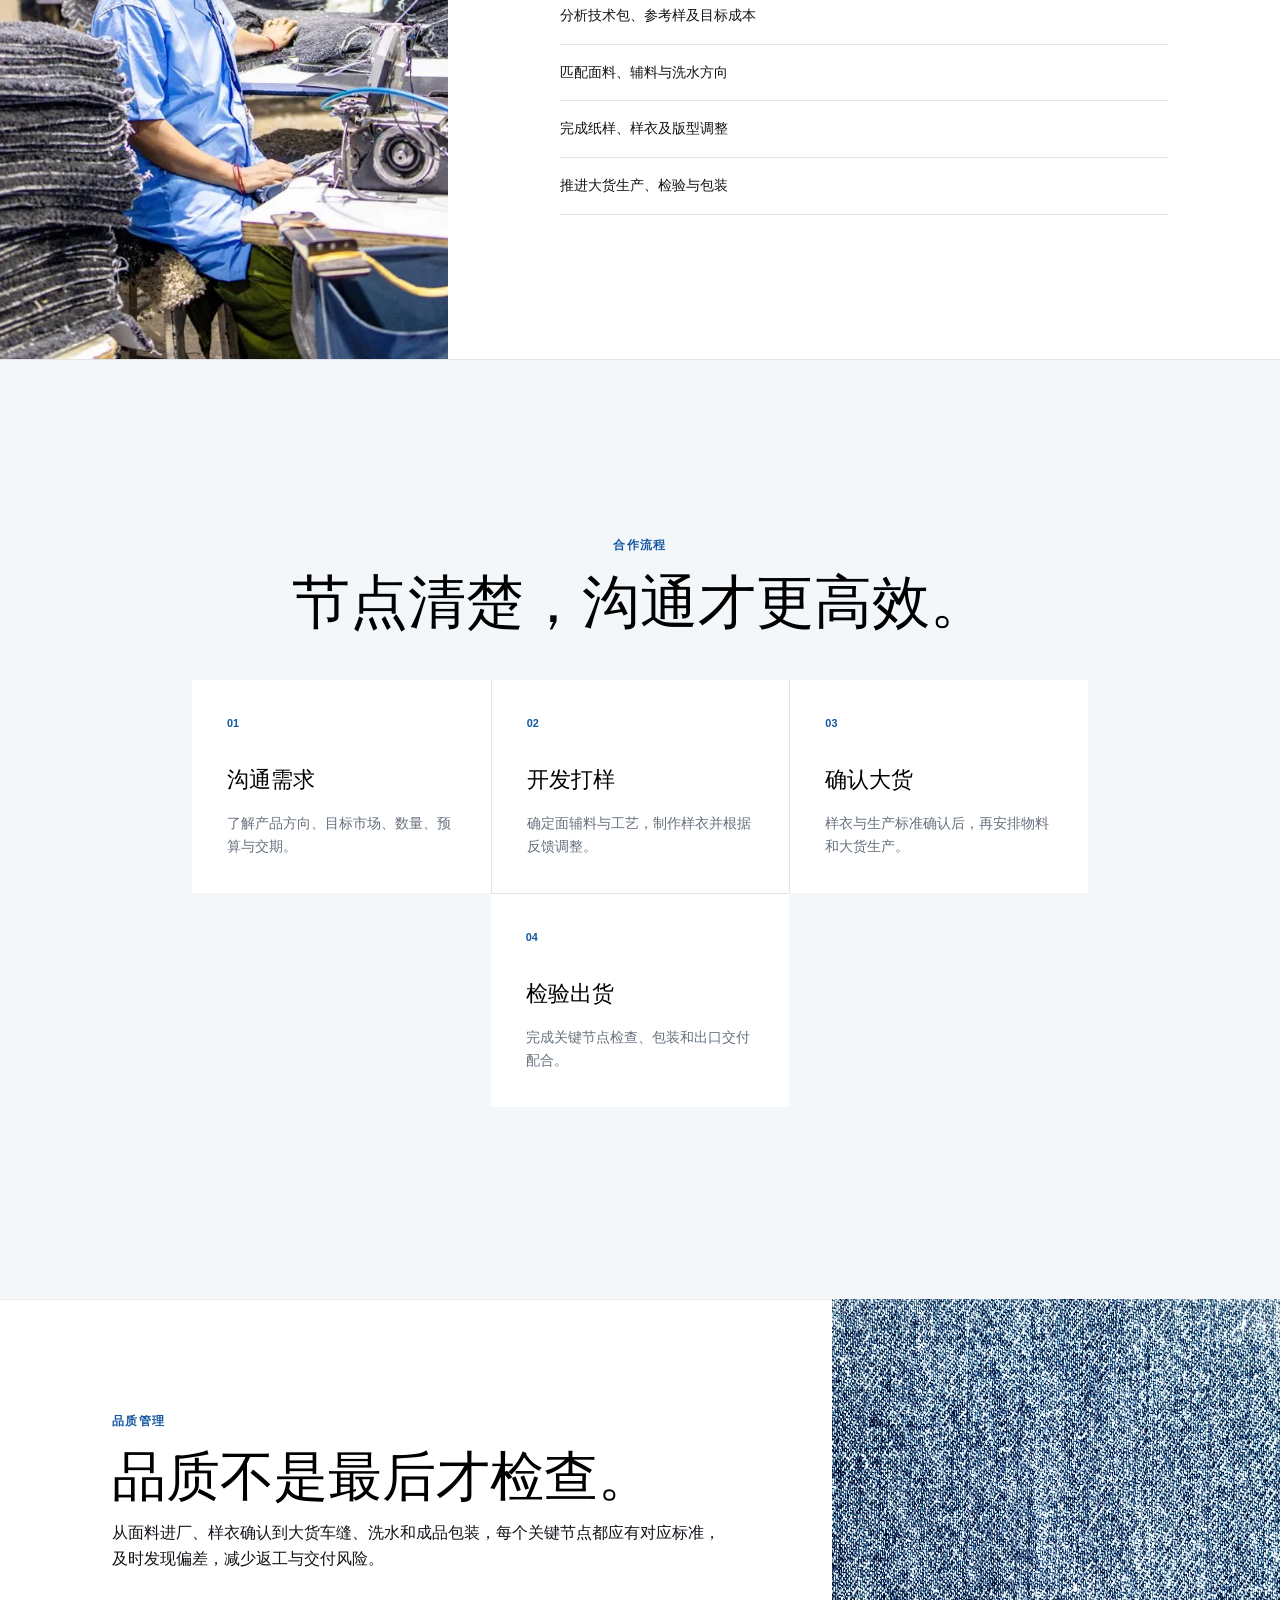
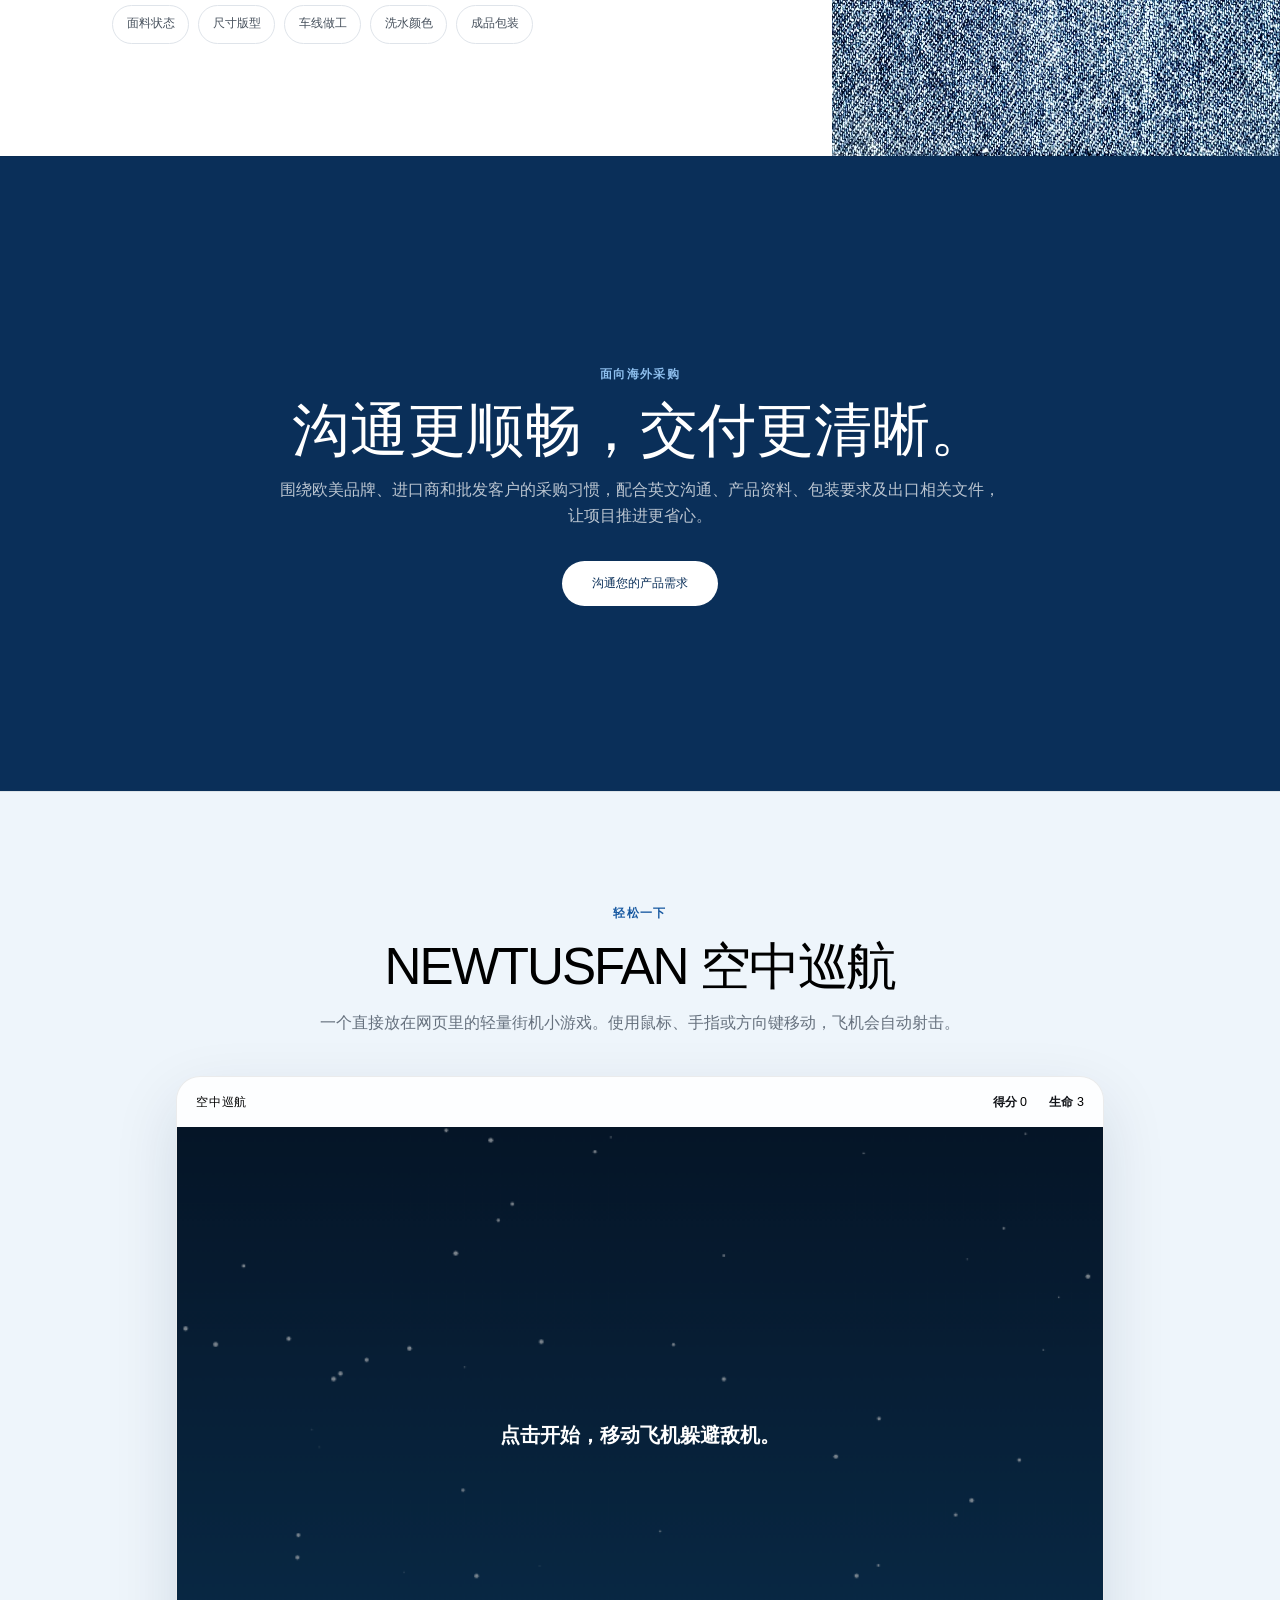
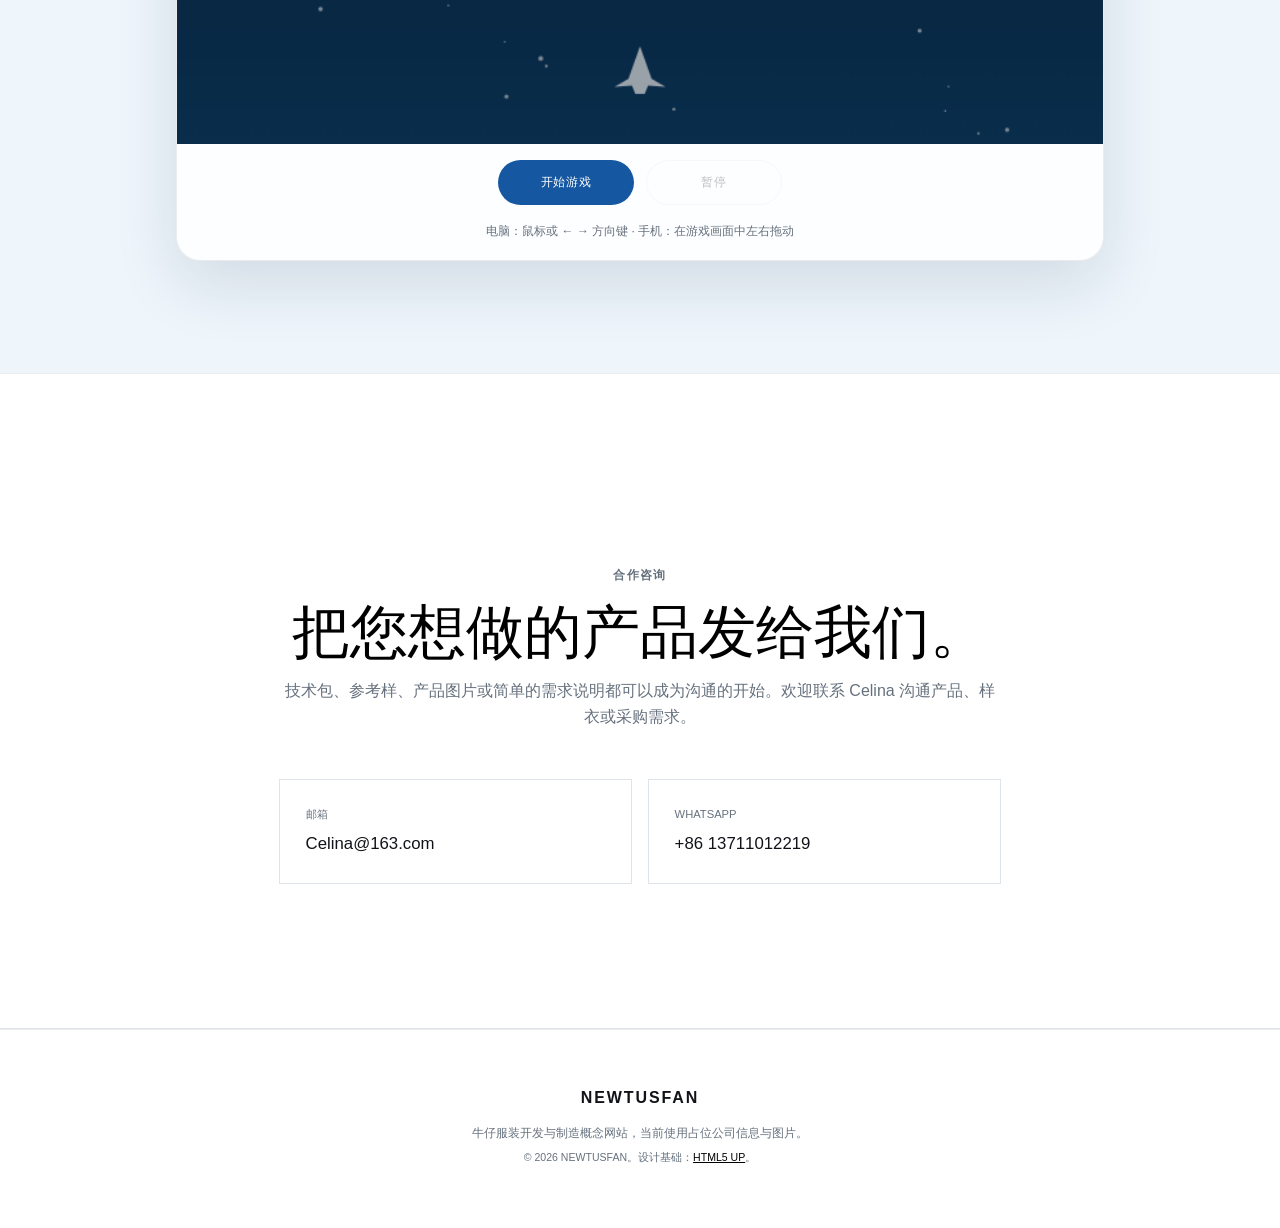
<file: zh/index.html>
<!DOCTYPE HTML>
<!-- Story by HTML5 UP | html5up.net | CCA 3.0 license -->
<html lang="zh-CN">
	<head>
		<title>NEWTUSFAN — 牛仔服装开发与制造</title>
		<meta charset="utf-8" />
		<meta name="viewport" content="width=device-width, initial-scale=1" />
		<meta name="description" content="NEWTUSFAN 专注牛仔裤、牛仔夹克及休闲服装开发与生产，为欧美品牌、进口商和批发客户提供灵活的 OEM / ODM 合作。" />
		<link rel="canonical" href="https://tujinchao.xyz/zh/" />
		<link rel="alternate" hreflang="en" href="https://tujinchao.xyz/" />
		<link rel="alternate" hreflang="zh-CN" href="https://tujinchao.xyz/zh/" />
		<link rel="stylesheet" href="../assets/css/main.css?v=20260704" />
		<link rel="stylesheet" href="../assets/css/custom.css?v=20260704" />
		<noscript><link rel="stylesheet" href="../assets/css/noscript.css?v=20260704" /></noscript>
	</head>
	<body class="is-preload zh-page">
		<header class="site-header" aria-label="主导航">
			<a class="brand smooth-scroll" href="#top" aria-label="NEWTUSFAN 牛途四方首页"><span>NEWTUSFAN</span><span class="brand-cn">牛途四方</span></a>
			<nav><a class="smooth-scroll" href="#products">产品方向</a><a class="smooth-scroll" href="#capabilities">开发生产</a><a class="smooth-scroll" href="#quality">品质管理</a></nav>
			<div class="header-actions"><a class="language-switch" href="../" lang="en" aria-label="View English version">EN</a><a class="header-contact smooth-scroll" href="#contact">咨询合作</a></div>
		</header>
		<div id="wrapper" class="divided">
			<section id="top" class="banner style1 orient-left content-align-left image-position-center fullscreen onload-image-fade-in onload-content-fade-right hero">
				<div class="content">
					<p class="eyebrow">专注牛仔服装 · 面向欧美市场</p>
					<h1>懂产品，<br />也懂制造。</h1>
					<p class="major">NEWTUSFAN 专注牛仔裤、牛仔夹克和休闲服装的开发与生产，为品牌、进口商与批发客户提供灵活的 OEM / ODM 合作。</p>
					<ul class="actions"><li><a href="#products" class="button primary big smooth-scroll-middle">查看产品方向</a></li><li><a href="#contact" class="button big smooth-scroll-middle">咨询合作</a></li></ul>
					<p class="concept-note">概念演示网站——公司数据及联系方式均为占位内容。</p>
				</div>
				<div class="image"><picture><img src="../images/hero-denim.jpg?v=20260714" alt="现代牛仔服装" width="1600" height="2400" decoding="async" fetchpriority="high" /></picture></div>
			</section>

			<section class="wrapper style1 align-center stats-section"><div class="inner stats-grid onscroll-fade-in"><div><strong class="stat-value" data-target="20" data-suffix="+" aria-label="20年以上">20+</strong><span>行业经验（年）</span></div><div><strong class="stat-value" data-target="20" data-suffix="K" aria-label="月产能2万件">20K</strong><span>月产能（件）</span></div><div><strong class="stat-value" data-target="15" aria-label="15天">15</strong><span>目标打样周期（天）</span></div><div><strong class="stat-value" data-target="50" data-suffix="+" aria-label="50多个市场">50+</strong><span>出口市场</span></div></div><p class="stats-disclaimer">演示数据，后续请替换为工厂真实资料。</p></section>

			<section id="products" class="wrapper style1 align-center collection-section">
				<div class="inner collection-intro"><p class="eyebrow">我们可以做什么</p><h2>围绕品牌需求，把牛仔产品做得更完整。</h2><p>无论您带来的是技术包、参考样，还是一个初步想法，我们都可以从产品定位出发，逐步落实版型、面料、洗水、辅料和包装。</p></div>
				<div class="collection-grid onscroll-fade-in">
					<article class="collection-card collection-card-large"><picture><img src="../images/collection-model.jpg?v=20260714" alt="牛仔夹克和牛仔裤" width="1200" height="1800" loading="lazy" decoding="async" data-lightbox data-caption="牛仔裤" /></picture><div class="card-copy"><span>01</span><h3>牛仔裤</h3><p>覆盖男女多种版型，可根据目标手感和穿着需求选择无弹、舒适弹或弹力面料。</p></div></article>
					<article class="collection-card texture-card"><picture><source srcset="../images/collection-detail.webp?v=20260704" type="image/webp" /><img src="../images/collection-detail.jpg?v=20260704" alt="靛蓝牛仔车线及工艺细节" width="800" height="1200" loading="lazy" decoding="async" data-lightbox data-caption="牛仔外套" /></picture><div class="card-copy"><span>02</span><h3>牛仔外套</h3><p>从经典卡车夹克到衬衫式外套，兼顾结构、洗水效果和品牌风格。</p></div></article>
					<article class="collection-card blue-card"><picture><source srcset="../images/denim-texture.webp?v=20260704" type="image/webp" /><img src="../images/denim-texture.jpg?v=20260704" alt="蓝色牛仔面料纹理" width="1200" height="900" loading="lazy" decoding="async" data-lightbox data-caption="品牌定制" /></picture><div class="card-copy"><span>03</span><h3>品牌定制</h3><p>面料、辅料、洗水、标签和包装可围绕品牌定位统一开发。</p></div></article>
				</div>
			</section>

			<section class="wrapper style1 align-center zh-gallery-section" aria-labelledby="zh-gallery-title">
				<div class="inner narrow">
					<p class="eyebrow">生活片段</p>
					<h2 id="zh-gallery-title">忙碌之外，也留一点轻松。</h2>
					<p>认真做好每一件产品，也珍惜工作之外简单、真实的日常。</p>
				</div>
				<div class="zh-photo-grid onscroll-fade-in">
					<figure class="zh-photo-card"><picture><source srcset="../images/zh-gallery/01.webp?v=20260704" type="image/webp" /><img src="../images/zh-gallery/01.jpg?v=20260704" alt="佩戴领结的柴犬" width="1050" height="1400" loading="lazy" decoding="async" data-lightbox data-caption="生活片段 01" /></picture><figcaption>01</figcaption></figure>
					<figure class="zh-photo-card"><picture><source srcset="../images/zh-gallery/02.webp?v=20260704" type="image/webp" /><img src="../images/zh-gallery/02.jpg?v=20260704" alt="安静休息的柴犬" width="1050" height="1400" loading="lazy" decoding="async" data-lightbox data-caption="生活片段 02" /></picture><figcaption>02</figcaption></figure>
					<figure class="zh-photo-card"><picture><source srcset="../images/zh-gallery/03.webp?v=20260704" type="image/webp" /><img src="../images/zh-gallery/03.jpg?v=20260704" alt="望向镜头的黑色小狗" width="1050" height="1400" loading="lazy" decoding="async" data-lightbox data-caption="生活片段 03" /></picture><figcaption>03</figcaption></figure>
				</div>
			</section>

			<section class="wrapper style1 media-section">
				<div class="inner media-grid">
					<div class="media-copy"><p class="eyebrow">走近 NEWTUSFAN</p><h2>镜头里的日常片段。</h2><p>从细节、人员到工作节奏，用一段短片感受产品背后的真实过程。</p><p class="media-note">点击播放，可开启声音。</p></div>
					<div class="video-shell"><video class="factory-video" controls playsinline preload="metadata" poster="../videos/cheng-poster.jpg?v=20260704" aria-label="NEWTUSFAN 工作片段"><source src="../videos/cheng.mp4?v=20260704" type="video/mp4" />您的浏览器不支持 HTML5 视频。</video></div>
				</div>
			</section>

			<section class="wrapper style1 align-center wash-section">
				<div class="inner wash-intro"><p class="eyebrow">牛仔洗水概念</p><h2>拖动看看，后整理如何改变牛仔质感。</h2><p>左右拖动滑杆，预览深靛蓝原色方向与浅色洗水效果之间的视觉变化。</p></div>
				<div class="wash-compare" data-compare style="--position: 50%;">
					<picture class="compare-layer compare-before"><source srcset="../images/denim-texture.webp?v=20260704" type="image/webp" /><img src="../images/denim-texture.jpg?v=20260704" alt="深靛蓝原色牛仔纹理" width="1200" height="900" loading="lazy" decoding="async" /></picture>
					<div class="compare-after"><picture class="compare-layer"><source srcset="../images/denim-texture.webp?v=20260704" type="image/webp" /><img src="../images/denim-texture.jpg?v=20260704" alt="浅色洗水牛仔纹理概念效果" width="1200" height="900" loading="lazy" decoding="async" /></picture></div>
					<span class="compare-label compare-label-before">原色靛蓝</span><span class="compare-label compare-label-after">浅色洗水</span><span class="compare-divider" aria-hidden="true"><i></i></span>
					<input type="range" min="0" max="100" value="50" aria-label="对比原色与洗水牛仔效果" />
				</div>
				<p class="compare-note">当前为概念效果演示，获得真实洗水样品后可直接替换。</p>
			</section>
			<section id="capabilities" class="spotlight style1 orient-right content-align-left image-position-center onscroll-image-fade-in capability-section">
				<div class="content"><p class="eyebrow">开发与生产</p><h2>从想法到成衣，每一步都落到实处。</h2><p>我们不只是照单加工，更重视前期沟通和产品落地。确认款式方向后，再逐步推进材料、版型、工艺、样衣和大货，尽量让问题在生产前解决。</p><ul class="clean-list"><li>分析技术包、参考样及目标成本</li><li>匹配面料、辅料与洗水方向</li><li>完成纸样、样衣及版型调整</li><li>推进大货生产、检验与包装</li></ul></div>
				<div class="image"><picture><source srcset="../images/factory-sewing.webp?v=20260704" type="image/webp" /><img src="../images/factory-sewing.jpg?v=20260704" alt="服装工厂车缝及生产场景" width="1400" height="933" loading="lazy" decoding="async" /></picture></div>
			</section>

			<section class="wrapper style1 align-center process-section"><div class="inner"><p class="eyebrow">合作流程</p><h2>节点清楚，沟通才更高效。</h2><div class="items style1 medium onscroll-fade-in process-grid"><section><span class="step-number">01</span><h3>沟通需求</h3><p>了解产品方向、目标市场、数量、预算与交期。</p></section><section><span class="step-number">02</span><h3>开发打样</h3><p>确定面辅料与工艺，制作样衣并根据反馈调整。</p></section><section><span class="step-number">03</span><h3>确认大货</h3><p>样衣与生产标准确认后，再安排物料和大货生产。</p></section><section><span class="step-number">04</span><h3>检验出货</h3><p>完成关键节点检查、包装和出口交付配合。</p></section></div></div></section>

			<section id="quality" class="spotlight style1 orient-left content-align-left image-position-center onscroll-image-fade-in quality-section"><div class="content"><p class="eyebrow">品质管理</p><h2>品质不是最后才检查。</h2><p>从面料进厂、样衣确认到大货车缝、洗水和成品包装，每个关键节点都应有对应标准，及时发现偏差，减少返工与交付风险。</p><div class="quality-tags" aria-label="品质检查项目"><span>面料状态</span><span>尺寸版型</span><span>车线做工</span><span>洗水颜色</span><span>成品包装</span></div></div><div class="image texture-image"><picture><source srcset="../images/denim-texture.webp?v=20260704" type="image/webp" /><img src="../images/denim-texture.jpg?v=20260704" alt="牛仔面料织纹特写" width="1200" height="900" loading="lazy" decoding="async" /></picture></div></section>

			<section class="wrapper style1 align-center markets-section"><div class="inner narrow"><p class="eyebrow light">面向海外采购</p><h2>沟通更顺畅，交付更清晰。</h2><p>围绕欧美品牌、进口商和批发客户的采购习惯，配合英文沟通、产品资料、包装要求及出口相关文件，让项目推进更省心。</p><a href="#contact" class="button primary big smooth-scroll-middle">沟通您的产品需求</a></div></section>

			<section id="game" class="wrapper style1 align-center air-game-section">
				<div class="air-game-intro"><p class="eyebrow">轻松一下</p><h2>NEWTUSFAN 空中巡航</h2><p>一个直接放在网页里的轻量街机小游戏。使用鼠标、手指或方向键移动，飞机会自动射击。</p></div>
				<div class="air-game-shell" data-air-game data-lang="zh">
					<div class="air-game-hud"><strong>空中巡航</strong><div class="air-game-stats"><span>得分 <b data-game-score>0</b></span><span>生命 <b data-game-lives>3</b></span></div></div>
					<div class="air-game-stage"><canvas width="720" height="480" tabindex="0" aria-label="空中巡航游戏区域"></canvas><div class="air-game-message" data-game-message></div></div>
					<div class="air-game-controls"><button class="button primary" type="button" data-game-start>开始游戏</button><button class="button" type="button" data-game-pause>暂停</button></div>
					<p class="air-game-help">电脑：鼠标或 ← → 方向键 · 手机：在游戏画面中左右拖动</p>
				</div>
			</section>
			<section id="contact" class="wrapper style1 align-center contact-section"><div class="inner narrow"><p class="eyebrow">合作咨询</p><h2>把您想做的产品发给我们。</h2><p>技术包、参考样、产品图片或简单的需求说明都可以成为沟通的开始。欢迎联系 Celina 沟通产品、样衣或采购需求。</p><div class="contact-links"><a href="mailto:Celina@163.com"><span>邮箱</span><strong>Celina@163.com</strong></a><a href="https://wa.me/8613711012219" target="_blank" rel="noopener"><span>WhatsApp</span><strong>+86 13711012219</strong></a></div></div></section>

			<footer class="wrapper style1 align-center site-footer"><div class="inner"><div class="footer-brand">NEWTUSFAN</div><p>牛仔服装开发与制造概念网站，当前使用占位公司信息与图片。</p><p class="copyright">&copy; <span id="year">2026</span> NEWTUSFAN。设计基础：<a href="https://html5up.net">HTML5 UP</a>。</p></div></footer>
		</div>		<script src="../assets/js/jquery.min.js?v=20260704"></script><script src="../assets/js/jquery.scrollex.min.js?v=20260704"></script><script src="../assets/js/jquery.scrolly.min.js?v=20260704"></script><script src="../assets/js/browser.min.js?v=20260704"></script><script src="../assets/js/breakpoints.min.js?v=20260704"></script><script src="../assets/js/util.js?v=20260704"></script><script src="../assets/js/main.js?v=20260704"></script><script src="../assets/js/custom.js?v=20260704"></script><script src="../assets/js/air-game.js?v=20260704"></script>
	</body>
</html>
</file>
<file: assets/css/custom.css>
:root {
	--ink: #111318;
	--muted: #66717e;
	--line: #dfe4ea;
	--paper: #ffffff;
	--soft: #f4f7fa;
	--denim: #1557a0;
	--denim-dark: #0a2f59;
}

html { scroll-behavior: auto; }
body { color: var(--ink); background: var(--paper); padding-top: 4.5rem; }

.site-header {
	position: fixed;
	top: 0;
	left: 0;
	right: 0;
	z-index: 10000;
	height: 4.5rem;
	display: grid;
	grid-template-columns: 1fr auto 1fr;
	align-items: center;
	padding: 0 3rem;
	background: rgba(255,255,255,.88);
	backdrop-filter: blur(18px);
	-webkit-backdrop-filter: blur(18px);
	border-bottom: 1px solid rgba(17,19,24,.08);
	transition: box-shadow .25s ease, background .25s ease;
}
.site-header.scrolled { background: rgba(255,255,255,.96); box-shadow: 0 8px 30px rgba(16,36,60,.08); }
.site-header a { border: 0; color: var(--ink); text-decoration: none; }
.brand { display: inline-flex; align-items: center; gap: .7rem; font-size: 1rem; font-weight: 800; letter-spacing: .22em; justify-self: start; white-space: nowrap; }
.brand-cn { padding-left: .7rem; border-left: 1px solid rgba(17,19,24,.18); color: #313a45; font-size: 1.3rem; font-weight: 700; letter-spacing: .08em; }
.site-header nav { display: flex; gap: 2.2rem; }
.site-header nav a { font-size: .78rem; font-weight: 600; letter-spacing: .05em; }
.header-actions { justify-self: end; display: flex; align-items: center; gap: .75rem; }
.language-switch { min-width: 2.4rem; padding: .58rem .85rem; text-align: center; background: #e9f3ff; border: 1px solid #cfe3f8 !important; border-radius: 999px; color: var(--denim) !important; font-size: .75rem; font-weight: 800; transition: background .2s ease, color .2s ease; }
.language-switch:hover { background: var(--denim); color: #fff !important; }
.header-contact { background: var(--ink); color: #fff !important; padding: .7rem 1.2rem; border-radius: 999px; font-size: .78rem; font-weight: 700; }

.hero .content { padding-top: 6rem !important; }
.hero h1 { font-size: clamp(3.7rem, 7vw, 7.6rem); line-height: .92; letter-spacing: -.065em; font-weight: 700; margin-bottom: 2rem; }
.hero .major { max-width: 38rem; color: #4f5965; font-size: 1.18rem; }
.hero .image img { object-position: center 42%; }
.hero .image { background: #f3f5f7; }
.hero .image img {
	object-fit: contain !important;
	object-position: center center !important;
	background: #f3f5f7;
}
.eyebrow { color: var(--denim); font-size: .73rem; font-weight: 800; letter-spacing: .17em; text-transform: uppercase; margin-bottom: 1.15rem; }
.concept-note { margin-top: 2rem; color: #8a929c; font-size: .72rem; }

input[type="submit"].primary, input[type="reset"].primary, input[type="button"].primary, button.primary, .button.primary { background: var(--denim); box-shadow: none; color: #fff !important; }
input[type="submit"].primary:hover, input[type="reset"].primary:hover, input[type="button"].primary:hover, button.primary:hover, .button.primary:hover { background: var(--denim-dark); }
.button { border-color: var(--line) !important; box-shadow: inset 0 0 0 1px var(--line); letter-spacing: .06em; }

.stats-section { border-bottom: 1px solid var(--line); }
.stats-grid { display: grid; grid-template-columns: repeat(4, 1fr); padding: 3.3rem 2rem !important; }
.stats-grid div { display: flex; flex-direction: column; gap: .3rem; border-right: 1px solid var(--line); }
.stats-grid div:last-child { border: 0; }
.stats-grid strong { font-size: 2.1rem; line-height: 1; }
.stats-grid span { color: var(--muted); font-size: .75rem; letter-spacing: .04em; }
.stat-value { color: var(--denim); font-size: clamp(2.4rem, 4vw, 4rem) !important; font-variant-numeric: tabular-nums; letter-spacing: -.04em; }
.stats-disclaimer { margin: -1.6rem 0 2rem; color: #9aa2ab; font-size: .64rem; letter-spacing: .05em; }

.collection-section { padding: 7rem 3rem 8rem; }
.collection-intro { max-width: 780px; padding-bottom: 3.5rem !important; }
.collection-intro h2, .process-section h2, .contact-section h2, .markets-section h2 { font-size: clamp(2.4rem, 4.5vw, 4.8rem); line-height: 1.03; letter-spacing: -.045em; }
.collection-intro p:last-child { color: var(--muted); max-width: 650px; margin-left: auto; margin-right: auto; }
.collection-grid { max-width: 1400px; margin: 0 auto; display: grid; grid-template-columns: 1.25fr 1fr 1fr; gap: 1rem; text-align: left; }
.collection-card { position: relative; min-height: 34rem; overflow: hidden; background: var(--soft); }
.collection-card img { width: 100%; height: 100%; position: absolute; inset: 0; object-fit: cover; transition: transform .8s cubic-bezier(.2,.75,.25,1); }
.collection-card:hover img { transform: scale(1.035); }
.collection-card:after { content: ""; position: absolute; inset: 45% 0 0; background: linear-gradient(transparent, rgba(6,17,29,.78)); }
.card-copy { position: absolute; z-index: 1; left: 2rem; right: 2rem; bottom: 1.7rem; color: #fff; }
.card-copy span { font-size: .67rem; letter-spacing: .16em; opacity: .72; }
.card-copy h3 { color: #fff; font-size: 1.55rem; margin: .3rem 0; }
.card-copy p { font-size: .83rem; margin: 0; opacity: .78; }
.texture-card img { object-position: 46% center; }

.zh-gallery-section { padding: 8rem 3rem; background: #f5f7f9; }
.zh-gallery-section .inner { padding-bottom: 3.5rem !important; }
.zh-gallery-section h2 { font-size: clamp(2.4rem, 4.5vw, 4.8rem); line-height: 1.03; letter-spacing: -.045em; }
.zh-gallery-section .inner > p:last-child { max-width: 38rem; margin-left: auto; margin-right: auto; color: var(--muted); }
.zh-photo-grid { display: grid; grid-template-columns: repeat(3, minmax(0, 1fr)); gap: 1rem; max-width: 1400px; margin: 0 auto; }
.zh-photo-card { position: relative; aspect-ratio: 3 / 4; margin: 0; overflow: hidden; background: #e8ebef; }
.zh-photo-card img { width: 100%; height: 100%; object-fit: cover; transition: transform .8s cubic-bezier(.2,.75,.25,1); }
.zh-photo-card:hover img { transform: scale(1.035); }
.zh-photo-card figcaption { position: absolute; right: 1rem; bottom: 1rem; display: grid; place-items: center; width: 2.25rem; height: 2.25rem; border-radius: 50%; background: rgba(255,255,255,.9); color: var(--ink); font-size: .68rem; font-weight: 800; }

.capability-section .content, .quality-section .content { padding: 7rem !important; }
.capability-section h2, .quality-section h2 { font-size: clamp(2.5rem, 4.2vw, 4.8rem); line-height: 1.02; letter-spacing: -.045em; }
.clean-list { list-style: none; padding: 0; margin-top: 2rem; }
.clean-list li { padding: 1rem 0; border-top: 1px solid var(--line); font-size: .9rem; }
.clean-list li:last-child { border-bottom: 1px solid var(--line); }

.process-section { padding: 7rem 2rem; background: var(--soft); }
.process-grid { margin-top: 3rem !important; }
.process-grid section { text-align: left; background: #fff; border-color: var(--line) !important; }
.step-number { display: block; color: var(--denim); font-size: .68rem; font-weight: 800; letter-spacing: .16em; margin-bottom: 2rem; }
.process-grid h3 { font-size: 1.4rem; }
.process-grid p { color: var(--muted); font-size: .88rem; }

.quality-section { background: #fff; }
.texture-image img { filter: saturate(.78) contrast(1.05); }
.quality-tags { display: flex; flex-wrap: wrap; gap: .55rem; margin-top: 2rem; }
.quality-tags span { padding: .55rem .85rem; border: 1px solid var(--line); border-radius: 999px; color: #47515d; font-size: .74rem; }

.markets-section { padding: 9rem 2rem; background: var(--denim-dark); color: rgba(255,255,255,.72); }
.markets-section h2 { color: #fff; }
.markets-section .light { color: #8fc0ef; }
.markets-section .button.primary { background: #fff; color: var(--denim-dark) !important; }
.narrow { max-width: 850px !important; }

.contact-section { padding: 8rem 2rem 7rem; }
.contact-section p { color: var(--muted); }
.contact-links { display: grid; grid-template-columns: repeat(2, 1fr); gap: 1rem; margin-top: 3rem; text-align: left; }
.contact-links a { border: 1px solid var(--line); padding: 1.6rem; text-decoration: none; transition: border-color .2s ease, transform .2s ease; }
.contact-links a:hover { border-color: var(--denim); transform: translateY(-3px); }
.contact-links span { display: block; color: var(--muted); font-size: .7rem; text-transform: uppercase; letter-spacing: .12em; }
.contact-links strong { display: block; margin-top: .35rem; color: var(--ink); font-size: 1.05rem; }

.floating-contact {
	position: fixed;
	z-index: 9999;
	left: .75rem;
	top: 50%;
	bottom: auto;
	display: flex;
	flex-direction: column;
	width: min(13rem, calc(100vw - 1.5rem));
	overflow: hidden;
	border: 1px solid rgba(17,19,24,.08);
	border-radius: .75rem;
	background: rgba(255,255,255,.76);
	box-shadow: 0 12px 36px rgba(8,35,66,.12);
	backdrop-filter: blur(9px);
	-webkit-backdrop-filter: blur(9px);
	transform: translateY(-50%);
}
.floating-contact-head {
	position: relative;
	padding: .6rem .65rem .55rem;
	background: linear-gradient(180deg, rgba(233,243,255,.68), rgba(255,255,255,.72));
	border-bottom: 1px solid var(--line);
}
.floating-contact-head p {
	margin: 0 0 .25rem;
	color: var(--muted);
	font-size: .5rem;
	font-weight: 700;
	letter-spacing: .14em;
	text-transform: uppercase;
}
.floating-contact-head strong {
	display: block;
	color: var(--ink);
	font-size: .65rem;
	font-weight: 800;
	letter-spacing: .12em;
}
.floating-contact a {
	display: flex;
	align-items: center;
	gap: .45rem;
	padding: .55rem .65rem;
	border: 0;
	color: var(--ink);
	text-decoration: none;
	transition: background .2s ease, transform .2s ease;
}
.floating-contact a:hover {
	background: #f8fbff;
	transform: translateX(-2px);
}
.floating-contact a + a { border-top: 1px solid var(--line); }
.floating-contact .icon {
	display: grid;
	place-items: center;
	flex: 0 0 1.55rem;
	width: 1.55rem;
	height: 1.55rem;
	border-radius: 50%;
	background: #eef5fd;
	color: var(--denim);
	font-size: .65rem;
}
.floating-contact a span:last-child {
	display: flex;
	flex-direction: column;
	min-width: 0;
}
.floating-contact a small {
	color: var(--muted);
	font-size: .48rem;
	font-weight: 700;
	letter-spacing: .12em;
	text-transform: uppercase;
}
.floating-contact a strong {
	color: var(--ink);
	font-size: .58rem;
	font-weight: 700;
	line-height: 1.35;
	word-break: break-word;
}
.demo-label {
	position: absolute;
	right: 1rem;
	top: .85rem;
	color: #9aa2ab;
	font-size: .5rem;
	letter-spacing: .12em;
	text-transform: uppercase;
}
.mobile-contact { display: none; }

.site-footer { border-top: 1px solid var(--line); }
.site-footer .inner { padding: 3.5rem 2rem !important; }
.footer-brand { font-weight: 800; letter-spacing: .22em; margin-bottom: .8rem; }
.site-footer p { color: var(--muted); font-size: .72rem; margin-bottom: .35rem; }
.site-footer .copyright { font-size: .66rem; }

.zh-page { font-family: -apple-system, BlinkMacSystemFont, "PingFang SC", "Microsoft YaHei", "Noto Sans CJK SC", sans-serif; }
.zh-page h1, .zh-page h2, .zh-page h3, .zh-page p, .zh-page a, .zh-page span { letter-spacing: normal; }
.zh-page .eyebrow, .zh-page .brand, .zh-page .footer-brand { letter-spacing: .12em; }


.banner .image picture, .spotlight .image picture, .collection-card picture, .zh-photo-card picture { display: block; width: 100%; height: 100%; }
.collection-card:has([data-lightbox]), .zh-photo-card:has([data-lightbox]) { cursor: zoom-in; }
.collection-card:focus-visible, .zh-photo-card:focus-visible { outline: 3px solid #fff; outline-offset: -6px; }

.scroll-progress { position: fixed; z-index: 20001; top: 0; left: 0; width: 0; height: 3px; background: linear-gradient(90deg, #1762a8, #73b8ef); pointer-events: none; transition: width .08s linear; }
.back-to-top { position: fixed; z-index: 9998; left: 1.25rem; bottom: 1.25rem; width: 3rem; height: 3rem; padding: 0; border: 1px solid rgba(17,19,24,.1); border-radius: 50%; background: rgba(255,255,255,.94); color: var(--ink); box-shadow: 0 10px 30px rgba(8,35,66,.13); opacity: 0; visibility: hidden; transform: translateY(.75rem); transition: opacity .25s ease, transform .25s ease, visibility .25s; cursor: pointer; }
.back-to-top.is-visible { opacity: 1; visibility: visible; transform: translateY(0); }
.back-to-top:hover { color: var(--denim); transform: translateY(-2px); }

.lightbox { position: fixed; z-index: 30000; inset: 0; display: grid; place-items: center; padding: 2rem 5rem; background: rgba(5,10,17,.94); opacity: 0; visibility: hidden; transition: opacity .25s ease, visibility .25s; }
.lightbox.is-open { opacity: 1; visibility: visible; }
.lightbox-stage { position: relative; display: grid; place-items: center; width: 100%; height: 100%; margin: 0; }
.lightbox-image { display: block; max-width: min(90vw, 1500px); max-height: 82vh; width: auto; height: auto; object-fit: contain; box-shadow: 0 24px 80px rgba(0,0,0,.35); transform: scale(.985); transition: transform .3s ease; }
.lightbox.is-open .lightbox-image { transform: scale(1); }
.lightbox-caption { position: absolute; left: 50%; bottom: .25rem; transform: translateX(-50%); margin: 0; color: rgba(255,255,255,.78); font-size: .78rem; letter-spacing: .08em; white-space: nowrap; }
.lightbox-counter { margin-left: .75rem; color: rgba(255,255,255,.45); }
.lightbox-close, .lightbox-nav { position: absolute; z-index: 1; display: grid; place-items: center; padding: 0; border: 0; border-radius: 50%; background: rgba(255,255,255,.1); color: #fff; cursor: pointer; transition: background .2s ease, transform .2s ease; }
.lightbox-close:hover, .lightbox-nav:hover { background: rgba(255,255,255,.2); transform: scale(1.05); }
.lightbox-close { top: 1.25rem; right: 1.25rem; width: 3rem; height: 3rem; font-size: 1.7rem; }
.lightbox-nav { top: 50%; width: 3.25rem; height: 3.25rem; font-size: 2rem; transform: translateY(-50%); }
.lightbox-nav:hover { transform: translateY(-50%) scale(1.05); }
.lightbox-prev { left: 1.25rem; }
.lightbox-next { right: 1.25rem; }
.lightbox-open { overflow: hidden; }


.media-section { padding: 8rem 2rem; background: #fff; }
.media-grid { display: grid; grid-template-columns: minmax(0, .85fr) minmax(20rem, 1fr); align-items: center; gap: clamp(3rem, 8vw, 8rem); max-width: 1200px !important; }
.media-copy h2, .wash-intro h2 { font-size: clamp(2.5rem, 4.5vw, 4.8rem); line-height: 1.03; letter-spacing: -.045em; }
.media-copy > p:not(.eyebrow) { max-width: 34rem; color: var(--muted); }
.media-note { margin-top: 2rem; font-size: .72rem; letter-spacing: .06em; }
.video-shell { justify-self: end; width: min(100%, 31rem); overflow: hidden; border-radius: 1.5rem; background: #05080c; box-shadow: 0 28px 80px rgba(7,25,45,.18); }
.factory-video { display: block; width: 100%; aspect-ratio: 9 / 16; max-height: 46rem; object-fit: cover; background: #05080c; }

.wash-section { padding: 8rem 2rem; background: var(--soft); }
.wash-intro { max-width: 850px; padding-bottom: 3.5rem !important; }
.wash-intro > p:last-child { max-width: 42rem; margin-left: auto; margin-right: auto; color: var(--muted); }
.wash-compare { --position: 50%; position: relative; width: min(100%, 1200px); aspect-ratio: 4 / 3; margin: 0 auto; overflow: hidden; background: #17324d; user-select: none; touch-action: pan-y; }
.compare-layer, .compare-after { position: absolute; inset: 0; display: block; width: 100%; height: 100%; }
.compare-layer img { width: 100%; height: 100%; object-fit: cover; }
.compare-after { z-index: 1; clip-path: inset(0 calc(100% - var(--position)) 0 0); }
.compare-after img { filter: saturate(.52) brightness(1.24) contrast(.86); }
.compare-after:after { content: ""; position: absolute; inset: 0; background: rgba(190,205,215,.12); mix-blend-mode: screen; pointer-events: none; }
.wash-compare input[type="range"] { position: absolute; z-index: 5; inset: 0; width: 100%; height: 100%; margin: 0; opacity: 0; cursor: ew-resize; }
.compare-divider { position: absolute; z-index: 3; top: 0; bottom: 0; left: var(--position); width: 2px; background: rgba(255,255,255,.95); transform: translateX(-50%); pointer-events: none; }
.compare-divider i { position: absolute; top: 50%; left: 50%; width: 3.5rem; height: 3.5rem; border: 2px solid #fff; border-radius: 50%; background: rgba(8,25,43,.7); transform: translate(-50%,-50%); box-shadow: 0 8px 30px rgba(0,0,0,.25); }
.compare-divider i:before, .compare-divider i:after { position: absolute; top: 50%; color: #fff; font-style: normal; font-size: 1.1rem; transform: translateY(-52%); }
.compare-divider i:before { content: "‹"; left: .65rem; }
.compare-divider i:after { content: "›"; right: .65rem; }
.compare-label { position: absolute; z-index: 4; top: 1.25rem; padding: .55rem .8rem; border-radius: 999px; background: rgba(7,20,34,.68); color: #fff; font-size: .68rem; font-weight: 700; letter-spacing: .08em; pointer-events: none; }
.compare-label-before { right: 1.25rem; }
.compare-label-after { left: 1.25rem; }
.compare-note { margin: 1rem auto 0; color: #8b949e; font-size: .68rem; }

@media screen and (max-width: 980px) {
	html, body { width: 100%; max-width: 100%; overflow-x: hidden; }
	body { padding-top: 4rem; padding-bottom: 4rem; }
	#wrapper { width: 100%; max-width: 100%; overflow: hidden; }
	.media-section, .wash-section { padding: 5rem 1rem; }
	.media-grid { grid-template-columns: 1fr; gap: 2.5rem; width: 100% !important; text-align: center; }
	.media-copy > p:not(.eyebrow) { margin-left: auto; margin-right: auto; }
	.video-shell { justify-self: center; width: min(100%, 23rem); }
	.wash-intro { width: 100% !important; padding-left: .5rem !important; padding-right: .5rem !important; }
	.wash-compare { aspect-ratio: 3 / 4; }
	.site-header { width: auto !important; max-width: 100vw; height: 4rem; padding: 0 1.25rem; box-sizing: border-box; grid-template-columns: minmax(0, 1fr) auto; }
	.site-header nav { display: none; }
	.header-actions { position: absolute; top: 50%; right: 1.25rem; min-width: 0; gap: .45rem; transform: translateY(-50%); }
	.language-switch { min-width: 2rem; padding: .5rem .65rem; font-size: .68rem; }
	.header-contact { padding: .6rem .9rem; font-size: .7rem; }
	.banner.style1, .spotlight.style1 { display: flex !important; width: 100% !important; max-width: 100% !important; align-items: stretch !important; }
	.banner.style1 { flex-direction: column-reverse !important; }
	.spotlight.style1 { flex-direction: column !important; }
	.banner.style1 > .content, .banner.style1 > .image, .spotlight.style1 > .content, .spotlight.style1 > .image { width: 100% !important; max-width: none !important; margin: 0 !important; left: auto !important; right: auto !important; }
	.banner.style1 > .image, .spotlight.style1 > .image { height: min(115vw, 34rem) !important; min-height: 19rem; }
	.hero .content { padding: 4rem 1.5rem 6.5rem !important; text-align: center !important; }
	.hero .major { margin-left: auto; margin-right: auto; }
	.hero .actions { justify-content: center; }
	.stats-grid { grid-template-columns: repeat(2, 1fr); gap: 2rem 0; }
	.stats-grid div:nth-child(2) { border: 0; }
	.collection-section { padding: 5rem 1rem; }
	.collection-intro { width: 100% !important; padding-left: .5rem !important; padding-right: .5rem !important; }
	.collection-grid { grid-template-columns: 1fr; }
	.collection-card { width: 100%; min-height: 32rem; }
	.zh-gallery-section { padding: 5rem 1rem; }
	.zh-gallery-section .inner { width: 100% !important; padding-left: .5rem !important; padding-right: .5rem !important; }
	.zh-photo-grid { grid-template-columns: 1fr; max-width: 34rem; }
	.capability-section .content, .quality-section .content { padding: 4rem 1.5rem !important; text-align: center !important; }
	.clean-list { text-align: left; }
	.quality-tags { justify-content: center; }
	.process-section .inner, .contact-section .inner, .markets-section .inner { width: 100% !important; max-width: 100% !important; margin-left: auto !important; margin-right: auto !important; }
	.spotlight.onscroll-image-fade-in > .image img, .spotlight.onscroll-image-fade-in.is-inactive > .image img, .items.onscroll-fade-in.is-inactive > * > .inner, .wrapper.onscroll-fade-in.is-inactive { opacity: 1 !important; transform: none !important; }
	.floating-contact { display: none; }
	.lightbox { padding: 4.5rem .75rem 3.5rem; }
	.lightbox-image { max-width: 96vw; max-height: 76vh; }
	.lightbox-close { top: .75rem; right: .75rem; }
	.lightbox-nav { top: auto; bottom: .65rem; width: 2.8rem; height: 2.8rem; transform: none; }
	.lightbox-nav:hover { transform: scale(1.05); }
	.lightbox-prev { left: calc(50% - 3.25rem); }
	.lightbox-next { right: calc(50% - 3.25rem); }
	.lightbox-caption { bottom: 3.1rem; max-width: 90vw; overflow: hidden; text-overflow: ellipsis; }
	.back-to-top { left: .75rem; bottom: .85rem; }
	.mobile-contact { display: flex; position: fixed; z-index: 10001; left: auto !important; right: .75rem !important; bottom: .7rem; width: auto !important; min-width: 11.5rem !important; padding: 0 1.2rem !important; align-items: center; justify-content: center; gap: .6rem; height: 3.2rem; border: 0; border-radius: 999px; background: var(--denim); color: #fff; font-size: .82rem; font-weight: 800; box-shadow: 0 12px 35px rgba(10,47,89,.3); }
}

@media screen and (max-width: 560px) {
	.brand { font-size: .86rem; }
	.brand-cn { padding-left: .5rem; font-size: 1.05rem; }
	.header-contact { display: none; }
	.hero h1 { font-size: clamp(2.7rem, 13vw, 3.2rem); overflow-wrap: anywhere; }
	.hero .major { font-size: 1rem; }
	.hero .actions { flex-direction: column; }
	.hero .actions li, .hero .actions .button { width: 100%; }
	.stats-grid { padding-left: .5rem !important; padding-right: .5rem !important; }
	.stats-grid strong { font-size: 1.2rem; }
	.stats-grid span { font-size: .67rem; }
	.stat-value { font-size: 2rem !important; }
	.stats-disclaimer { margin-top: -1rem; padding: 0 1rem; }
	.collection-card { min-height: 27rem; }
	.contact-links { grid-template-columns: 1fr; }
	.zh-page .hero h1 { font-size: clamp(2.35rem, 11vw, 2.9rem); line-height: 1.12; }
}

@media (prefers-reduced-motion: reduce) {
	html { scroll-behavior: auto; }
	*, *:before, *:after { animation-duration: .01ms !important; transition-duration: .01ms !important; }
}


/* Lightweight arcade game */
.air-game-section { padding: 7rem 2rem; background: #eef5fb; }
.air-game-intro { max-width: 48rem; margin: 0 auto 2.5rem; }
.air-game-intro h2 { margin-bottom: 1rem; font-size: clamp(2.2rem, 4vw, 4.2rem); line-height: 1.04; letter-spacing: -.04em; }
.air-game-intro p:last-child { color: var(--muted); }
.air-game-shell { width: min(100%, 58rem); margin: 0 auto; overflow: hidden; border: 1px solid rgba(17,19,24,.08); border-radius: 1.5rem; background: rgba(255,255,255,.86); box-shadow: 0 24px 65px rgba(8,35,66,.12); }
.air-game-hud { display: flex; align-items: center; justify-content: space-between; gap: 1rem; padding: .9rem 1.2rem; color: var(--ink); font-size: .78rem; font-weight: 800; letter-spacing: .06em; text-transform: uppercase; }
.air-game-stats { display: flex; gap: 1.4rem; }
.air-game-stage { position: relative; aspect-ratio: 3 / 2; background: #07182d; }
.air-game-stage canvas { display: block; width: 100%; height: 100%; cursor: crosshair; touch-action: none; }
.air-game-message { position: absolute; inset: 0; display: grid; place-items: center; padding: 2rem; background: rgba(4,16,31,.38); color: #fff; font-size: clamp(.95rem, 2vw, 1.25rem); font-weight: 800; text-align: center; pointer-events: none; transition: opacity .2s ease; }
.air-game-message.is-hidden { opacity: 0; }
.air-game-controls { display: flex; justify-content: center; gap: .75rem; padding: 1rem; }
.air-game-controls button { min-width: 8.5rem; margin: 0; }
.air-game-help { margin: 0; padding: 0 1rem 1.2rem; color: var(--muted); font-size: .76rem; text-align: center; }
@media screen and (max-width: 736px) {
  .air-game-section { padding: 4.5rem .8rem; }
  .air-game-shell { border-radius: 1rem; }
  .air-game-hud { padding: .7rem .85rem; font-size: .66rem; }
  .air-game-stats { gap: .8rem; }
  .air-game-controls { padding: .8rem; }
  .air-game-controls button { min-width: 0; flex: 1; padding: 0 .8rem; font-size: .7rem; }
  .air-game-help { font-size: .68rem; }
}
</file>
<file: assets/css/noscript.css>
/*
	Story by HTML5 UP
	html5up.net | @ajlkn
	Free for personal and commercial use under the CCA 3.0 license (html5up.net/license)
*/

/* Banner (transitions) */

	.banner.onload-content-fade-up .content {
		-moz-transition: none;
		-webkit-transition: none;
		-ms-transition: none;
		transition: none;
	}

	body.is-preload .banner.onload-content-fade-up .content {
		-moz-transform: none;
		-webkit-transform: none;
		-ms-transform: none;
		transform: none;
		opacity: 1;
	}

	.banner.onload-content-fade-down .content {
		-moz-transition: none;
		-webkit-transition: none;
		-ms-transition: none;
		transition: none;
	}

	body.is-preload .banner.onload-content-fade-down .content {
		-moz-transform: none;
		-webkit-transform: none;
		-ms-transform: none;
		transform: none;
		opacity: 1;
	}

	.banner.onload-content-fade-left .content {
		-moz-transition: none;
		-webkit-transition: none;
		-ms-transition: none;
		transition: none;
	}

	body.is-preload .banner.onload-content-fade-left .content {
		-moz-transform: none;
		-webkit-transform: none;
		-ms-transform: none;
		transform: none;
		opacity: 1;
	}

	.banner.onload-content-fade-right .content {
		-moz-transition: none;
		-webkit-transition: none;
		-ms-transition: none;
		transition: none;
	}

	body.is-preload .banner.onload-content-fade-right .content {
		-moz-transform: none;
		-webkit-transform: none;
		-ms-transform: none;
		transform: none;
		opacity: 1;
	}

	.banner.onload-content-fade-in .content {
		-moz-transition: none;
		-webkit-transition: none;
		-ms-transition: none;
		transition: none;
	}

	body.is-preload .banner.onload-content-fade-in .content {
		-moz-transform: none;
		-webkit-transform: none;
		-ms-transform: none;
		transform: none;
		opacity: 1;
	}

	.banner.onload-image-fade-up .image {
		-moz-transition: none;
		-webkit-transition: none;
		-ms-transition: none;
		transition: none;
	}

		.banner.onload-image-fade-up .image img {
			-moz-transition: none;
			-webkit-transition: none;
			-ms-transition: none;
			transition: none;
		}

	body.is-preload .banner.onload-image-fade-up .image {
		-moz-transform: none;
		-webkit-transform: none;
		-ms-transform: none;
		transform: none;
		opacity: 1;
	}

		body.is-preload .banner.onload-image-fade-up .image img {
			opacity: 1;
		}

	.banner.onload-image-fade-down .image {
		-moz-transition: none;
		-webkit-transition: none;
		-ms-transition: none;
		transition: none;
	}

		.banner.onload-image-fade-down .image img {
			-moz-transition: none;
			-webkit-transition: none;
			-ms-transition: none;
			transition: none;
		}

	body.is-preload .banner.onload-image-fade-down .image {
		-moz-transform: none;
		-webkit-transform: none;
		-ms-transform: none;
		transform: none;
		opacity: 1;
	}

		body.is-preload .banner.onload-image-fade-down .image img {
			opacity: 1;
		}

	.banner.onload-image-fade-left .image {
		-moz-transition: none;
		-webkit-transition: none;
		-ms-transition: none;
		transition: none;
	}

		.banner.onload-image-fade-left .image img {
			-moz-transition: none;
			-webkit-transition: none;
			-ms-transition: none;
			transition: none;
		}

	body.is-preload .banner.onload-image-fade-left .image {
		-moz-transform: none;
		-webkit-transform: none;
		-ms-transform: none;
		transform: none;
		opacity: 1;
	}

		body.is-preload .banner.onload-image-fade-left .image img {
			opacity: 1;
		}

	.banner.onload-image-fade-right .image {
		-moz-transition: none;
		-webkit-transition: none;
		-ms-transition: none;
		transition: none;
	}

		.banner.onload-image-fade-right .image img {
			-moz-transition: none;
			-webkit-transition: none;
			-ms-transition: none;
			transition: none;
		}

	body.is-preload .banner.onload-image-fade-right .image {
		-moz-transform: none;
		-webkit-transform: none;
		-ms-transform: none;
		transform: none;
		opacity: 1;
	}

		body.is-preload .banner.onload-image-fade-right .image img {
			opacity: 1;
		}

	.banner.onload-image-fade-in .image img {
		-moz-transition: none;
		-webkit-transition: none;
		-ms-transition: none;
		transition: none;
	}

	body.is-preload .banner.onload-image-fade-in .image img {
		opacity: 1;
	}

	.banner.onscroll-content-fade-up .content {
		-moz-transition: none;
		-webkit-transition: none;
		-ms-transition: none;
		transition: none;
	}

	.banner.onscroll-content-fade-up.is-inactive .content {
		-moz-transform: none;
		-webkit-transform: none;
		-ms-transform: none;
		transform: none;
		opacity: 1;
	}

	.banner.onscroll-content-fade-down .content {
		-moz-transition: none;
		-webkit-transition: none;
		-ms-transition: none;
		transition: none;
	}

	.banner.onscroll-content-fade-down.is-inactive .content {
		-moz-transform: none;
		-webkit-transform: none;
		-ms-transform: none;
		transform: none;
		opacity: 1;
	}

	.banner.onscroll-content-fade-left .content {
		-moz-transition: none;
		-webkit-transition: none;
		-ms-transition: none;
		transition: none;
	}

	.banner.onscroll-content-fade-left.is-inactive .content {
		-moz-transform: none;
		-webkit-transform: none;
		-ms-transform: none;
		transform: none;
		opacity: 1;
	}

	.banner.onscroll-content-fade-right .content {
		-moz-transition: none;
		-webkit-transition: none;
		-ms-transition: none;
		transition: none;
	}

	.banner.onscroll-content-fade-right.is-inactive .content {
		-moz-transform: none;
		-webkit-transform: none;
		-ms-transform: none;
		transform: none;
		opacity: 1;
	}

	.banner.onscroll-content-fade-in .content {
		-moz-transition: none;
		-webkit-transition: none;
		-ms-transition: none;
		transition: none;
	}

	.banner.onscroll-content-fade-in.is-inactive .content {
		-moz-transform: none;
		-webkit-transform: none;
		-ms-transform: none;
		transform: none;
		opacity: 1;
	}

	.banner.onscroll-image-fade-up .image {
		-moz-transition: none;
		-webkit-transition: none;
		-ms-transition: none;
		transition: none;
	}

		.banner.onscroll-image-fade-up .image img {
			-moz-transition: none;
			-webkit-transition: none;
			-ms-transition: none;
			transition: none;
		}

	.banner.onscroll-image-fade-up.is-inactive .image {
		-moz-transform: none;
		-webkit-transform: none;
		-ms-transform: none;
		transform: none;
		opacity: 1;
	}

		.banner.onscroll-image-fade-up.is-inactive .image img {
			opacity: 1;
		}

	.banner.onscroll-image-fade-down .image {
		-moz-transition: none;
		-webkit-transition: none;
		-ms-transition: none;
		transition: none;
	}

		.banner.onscroll-image-fade-down .image img {
			-moz-transition: none;
			-webkit-transition: none;
			-ms-transition: none;
			transition: none;
		}

	.banner.onscroll-image-fade-down.is-inactive .image {
		-moz-transform: none;
		-webkit-transform: none;
		-ms-transform: none;
		transform: none;
		opacity: 1;
	}

		.banner.onscroll-image-fade-down.is-inactive .image img {
			opacity: 1;
		}

	.banner.onscroll-image-fade-left .image {
		-moz-transition: none;
		-webkit-transition: none;
		-ms-transition: none;
		transition: none;
	}

		.banner.onscroll-image-fade-left .image img {
			-moz-transition: none;
			-webkit-transition: none;
			-ms-transition: none;
			transition: none;
		}

	.banner.onscroll-image-fade-left.is-inactive .image {
		-moz-transform: none;
		-webkit-transform: none;
		-ms-transform: none;
		transform: none;
		opacity: 1;
	}

		.banner.onscroll-image-fade-left.is-inactive .image img {
			opacity: 1;
		}

	.banner.onscroll-image-fade-right .image {
		-moz-transition: none;
		-webkit-transition: none;
		-ms-transition: none;
		transition: none;
	}

		.banner.onscroll-image-fade-right .image img {
			-moz-transition: none;
			-webkit-transition: none;
			-ms-transition: none;
			transition: none;
		}

	.banner.onscroll-image-fade-right.is-inactive .image {
		-moz-transform: none;
		-webkit-transform: none;
		-ms-transform: none;
		transform: none;
		opacity: 1;
	}

		.banner.onscroll-image-fade-right.is-inactive .image img {
			opacity: 1;
		}

	.banner.onscroll-image-fade-in .image img {
		-moz-transition: none;
		-webkit-transition: none;
		-ms-transition: none;
		transition: none;
	}

	.banner.onscroll-image-fade-in.is-inactive .image img {
		opacity: 1;
	}
</file>
<file: assets/css/main.css>
@import url(fontawesome-all.min.css);
@import url("https://fonts.googleapis.com/css?family=Source+Sans+Pro:300,300i,400,400i");

/*
	Story by HTML5 UP
	html5up.net | @ajlkn
	Free for personal and commercial use under the CCA 3.0 license (html5up.net/license)
*/

html, body, div, span, applet, object,
iframe, h1, h2, h3, h4, h5, h6, p, blockquote,
pre, a, abbr, acronym, address, big, cite,
code, del, dfn, em, img, ins, kbd, q, s, samp,
small, strike, strong, sub, sup, tt, var, b,
u, i, center, dl, dt, dd, ol, ul, li, fieldset,
form, label, legend, table, caption, tbody,
tfoot, thead, tr, th, td, article, aside,
canvas, details, embed, figure, figcaption,
footer, header, hgroup, menu, nav, output, ruby,
section, summary, time, mark, audio, video {
	margin: 0;
	padding: 0;
	border: 0;
	font-size: 100%;
	font: inherit;
	vertical-align: baseline;}

article, aside, details, figcaption, figure,
footer, header, hgroup, menu, nav, section {
	display: block;}

body {
	line-height: 1;
}

ol, ul {
	list-style: none;
}

blockquote, q {
	quotes: none;
}

	blockquote:before, blockquote:after, q:before, q:after {
		content: '';
		content: none;
	}

table {
	border-collapse: collapse;
	border-spacing: 0;
}

body {
	-webkit-text-size-adjust: none;
}

mark {
	background-color: transparent;
	color: inherit;
}

input::-moz-focus-inner {
	border: 0;
	padding: 0;
}

input, select, textarea {
	-moz-appearance: none;
	-webkit-appearance: none;
	-ms-appearance: none;
	appearance: none;
}

/* Basic */

	@-ms-viewport {
		width: device-width;
	}

	body {
		-ms-overflow-style: scrollbar;
	}

	@media screen and (max-width: 480px) {

		html, body {
			min-width: 320px;
		}

	}

	html {
		box-sizing: border-box;
	}

	*, *:before, *:after {
		box-sizing: inherit;
	}

	body {
		background: #ffffff;
	}

		body.is-preload *, body.is-preload *:before, body.is-preload *:after {
			-moz-animation: none !important;
			-webkit-animation: none !important;
			-ms-animation: none !important;
			animation: none !important;
			-moz-transition: none !important;
			-webkit-transition: none !important;
			-ms-transition: none !important;
			transition: none !important;
		}

/* Type */

	html {
		font-size: 18pt;
	}

		@media screen and (max-width: 1680px) {

			html {
				font-size: 14pt;
			}

		}

		@media screen and (max-width: 1280px) {

			html {
				font-size: 12pt;
			}

		}

		@media screen and (max-width: 736px) {

			html {
				font-size: 11pt;
			}

		}

		@media screen and (max-width: 360px) {

			html {
				font-size: 10pt;
			}

		}

	body {
		background-color: #ffffff;
		color: #000000;
	}

	body, input, select, textarea {
		font-family: "Source Sans Pro", Helvetica, sans-serif;
		font-size: 1rem;
		font-weight: 300;
		line-height: 1.65;
	}

	a {
		-moz-transition: color 0.2s ease-in-out;
		-webkit-transition: color 0.2s ease-in-out;
		-ms-transition: color 0.2s ease-in-out;
		transition: color 0.2s ease-in-out;
		text-decoration: underline;
	}

		a:hover {
			text-decoration: none;
		}

	strong, b {
		font-weight: 400;
	}

	em, i {
		font-style: italic;
	}

	p {
		margin: 0 0 2rem 0;
	}

		p.major {
			font-size: 1.25rem;
		}

	h1, h2, h3, h4, h5, h6 {
		font-weight: 300;
		line-height: 1.375;
		letter-spacing: -0.05em;
		margin: 0 0 1rem 0;
	}

		h1 a, h2 a, h3 a, h4 a, h5 a, h6 a {
			color: inherit;
			text-decoration: none;
		}

	h1 {
		font-size: 3.5rem;
		line-height: 1.2;
	}

	h2 {
		font-size: 2.25rem;
	}

	h3 {
		font-size: 1.5rem;
	}

	h4 {
		font-size: 1.1rem;
	}

	h5 {
		font-size: 0.9rem;
	}

	h6 {
		font-size: 0.7rem;
	}

	sub {
		font-size: 0.8rem;
		position: relative;
		top: 0.5rem;
	}

	sup {
		font-size: 0.8rem;
		position: relative;
		top: -0.5rem;
	}

	blockquote {
		border-left: solid 4px;
		font-style: italic;
		margin: 0 0 2rem 0;
		padding: 0.5rem 0 0.5rem 2rem;
	}

	code {
		border-radius: 4px;
		font-family: "Courier New", monospace;
		font-size: 0.9em;
		margin: 0 0.25rem;
		padding: 0.25rem 0.325rem;
	}

	pre {
		-webkit-overflow-scrolling: touch;
		font-family: "Courier New", monospace;
		font-size: 0.9em;
		margin: 0 0 2rem 0;
	}

		pre code {
			display: block;
			line-height: 1.5;
			padding: 0.75rem 1rem;
			overflow-x: auto;
                        text-align: left;
		}

	hr {
		border: 0;
		border-bottom: solid 1px;
		margin: 2.5rem 0;
	}

		hr.major {
			margin: 3.5rem 0;
		}

	.align-left {
		text-align: left;
	}

	.align-center {
		text-align: center;
	}

	.align-right {
		text-align: right;
	}

	@media screen and (max-width: 736px) {

		p.major {
			font-size: 1.1rem;
		}

		h1 {
			font-size: 2.5rem;
		}

		h2 {
			font-size: 2rem;
		}

		h3 {
			font-size: 1.25rem;
		}

		h4 {
			font-size: 1rem;
		}

	}

	input, select, textarea {
		color: #000000;
	}

	a {
		color: #000000;
	}

		a:hover {
			color: #47D3E5;
		}

	strong, b {
		color: #000000;
	}

	h1, h2, h3, h4, h5, h6 {
		color: #000000;
	}

	blockquote {
		border-left-color: rgba(0, 0, 0, 0.2);
	}

	code {
		background: rgba(0, 0, 0, 0.05);
		border-color: rgba(0, 0, 0, 0.2);
	}

	hr {
		border-bottom-color: rgba(0, 0, 0, 0.2);
	}

/* Row */

	.row {
		display: flex;
		flex-wrap: wrap;
		box-sizing: border-box;
		align-items: stretch;
	}

		.row > * {
			box-sizing: border-box;
		}

		.row.gtr-uniform > * > :last-child {
			margin-bottom: 0;
		}

		.row.aln-left {
			justify-content: flex-start;
		}

		.row.aln-center {
			justify-content: center;
		}

		.row.aln-right {
			justify-content: flex-end;
		}

		.row.aln-top {
			align-items: flex-start;
		}

		.row.aln-middle {
			align-items: center;
		}

		.row.aln-bottom {
			align-items: flex-end;
		}

		.row > .imp {
			order: -1;
		}

		.row > .col-1 {
			width: 8.33333%;
		}

		.row > .off-1 {
			margin-left: 8.33333%;
		}

		.row > .col-2 {
			width: 16.66667%;
		}

		.row > .off-2 {
			margin-left: 16.66667%;
		}

		.row > .col-3 {
			width: 25%;
		}

		.row > .off-3 {
			margin-left: 25%;
		}

		.row > .col-4 {
			width: 33.33333%;
		}

		.row > .off-4 {
			margin-left: 33.33333%;
		}

		.row > .col-5 {
			width: 41.66667%;
		}

		.row > .off-5 {
			margin-left: 41.66667%;
		}

		.row > .col-6 {
			width: 50%;
		}

		.row > .off-6 {
			margin-left: 50%;
		}

		.row > .col-7 {
			width: 58.33333%;
		}

		.row > .off-7 {
			margin-left: 58.33333%;
		}

		.row > .col-8 {
			width: 66.66667%;
		}

		.row > .off-8 {
			margin-left: 66.66667%;
		}

		.row > .col-9 {
			width: 75%;
		}

		.row > .off-9 {
			margin-left: 75%;
		}

		.row > .col-10 {
			width: 83.33333%;
		}

		.row > .off-10 {
			margin-left: 83.33333%;
		}

		.row > .col-11 {
			width: 91.66667%;
		}

		.row > .off-11 {
			margin-left: 91.66667%;
		}

		.row > .col-12 {
			width: 100%;
		}

		.row > .off-12 {
			margin-left: 100%;
		}

		.row.gtr-0 {
			margin-top: 0;
			margin-left: 0rem;
		}

			.row.gtr-0 > * {
				padding: 0 0 0 0rem;
			}

			.row.gtr-0.gtr-uniform {
				margin-top: 0rem;
			}

				.row.gtr-0.gtr-uniform > * {
					padding-top: 0rem;
				}

		.row.gtr-25 {
			margin-top: 0;
			margin-left: -0.5rem;
		}

			.row.gtr-25 > * {
				padding: 0 0 0 0.5rem;
			}

			.row.gtr-25.gtr-uniform {
				margin-top: -0.5rem;
			}

				.row.gtr-25.gtr-uniform > * {
					padding-top: 0.5rem;
				}

		.row.gtr-50 {
			margin-top: 0;
			margin-left: -1rem;
		}

			.row.gtr-50 > * {
				padding: 0 0 0 1rem;
			}

			.row.gtr-50.gtr-uniform {
				margin-top: -1rem;
			}

				.row.gtr-50.gtr-uniform > * {
					padding-top: 1rem;
				}

		.row {
			margin-top: 0;
			margin-left: -2rem;
		}

			.row > * {
				padding: 0 0 0 2rem;
			}

			.row.gtr-uniform {
				margin-top: -2rem;
			}

				.row.gtr-uniform > * {
					padding-top: 2rem;
				}

		.row.gtr-150 {
			margin-top: 0;
			margin-left: -3rem;
		}

			.row.gtr-150 > * {
				padding: 0 0 0 3rem;
			}

			.row.gtr-150.gtr-uniform {
				margin-top: -3rem;
			}

				.row.gtr-150.gtr-uniform > * {
					padding-top: 3rem;
				}

		.row.gtr-200 {
			margin-top: 0;
			margin-left: -4rem;
		}

			.row.gtr-200 > * {
				padding: 0 0 0 4rem;
			}

			.row.gtr-200.gtr-uniform {
				margin-top: -4rem;
			}

				.row.gtr-200.gtr-uniform > * {
					padding-top: 4rem;
				}

		@media screen and (max-width: 1680px) {

			.row {
				display: flex;
				flex-wrap: wrap;
				box-sizing: border-box;
				align-items: stretch;
			}

				.row > * {
					box-sizing: border-box;
				}

				.row.gtr-uniform > * > :last-child {
					margin-bottom: 0;
				}

				.row.aln-left {
					justify-content: flex-start;
				}

				.row.aln-center {
					justify-content: center;
				}

				.row.aln-right {
					justify-content: flex-end;
				}

				.row.aln-top {
					align-items: flex-start;
				}

				.row.aln-middle {
					align-items: center;
				}

				.row.aln-bottom {
					align-items: flex-end;
				}

				.row > .imp-xlarge {
					order: -1;
				}

				.row > .col-1-xlarge {
					width: 8.33333%;
				}

				.row > .off-1-xlarge {
					margin-left: 8.33333%;
				}

				.row > .col-2-xlarge {
					width: 16.66667%;
				}

				.row > .off-2-xlarge {
					margin-left: 16.66667%;
				}

				.row > .col-3-xlarge {
					width: 25%;
				}

				.row > .off-3-xlarge {
					margin-left: 25%;
				}

				.row > .col-4-xlarge {
					width: 33.33333%;
				}

				.row > .off-4-xlarge {
					margin-left: 33.33333%;
				}

				.row > .col-5-xlarge {
					width: 41.66667%;
				}

				.row > .off-5-xlarge {
					margin-left: 41.66667%;
				}

				.row > .col-6-xlarge {
					width: 50%;
				}

				.row > .off-6-xlarge {
					margin-left: 50%;
				}

				.row > .col-7-xlarge {
					width: 58.33333%;
				}

				.row > .off-7-xlarge {
					margin-left: 58.33333%;
				}

				.row > .col-8-xlarge {
					width: 66.66667%;
				}

				.row > .off-8-xlarge {
					margin-left: 66.66667%;
				}

				.row > .col-9-xlarge {
					width: 75%;
				}

				.row > .off-9-xlarge {
					margin-left: 75%;
				}

				.row > .col-10-xlarge {
					width: 83.33333%;
				}

				.row > .off-10-xlarge {
					margin-left: 83.33333%;
				}

				.row > .col-11-xlarge {
					width: 91.66667%;
				}

				.row > .off-11-xlarge {
					margin-left: 91.66667%;
				}

				.row > .col-12-xlarge {
					width: 100%;
				}

				.row > .off-12-xlarge {
					margin-left: 100%;
				}

				.row.gtr-0 {
					margin-top: 0;
					margin-left: 0rem;
				}

					.row.gtr-0 > * {
						padding: 0 0 0 0rem;
					}

					.row.gtr-0.gtr-uniform {
						margin-top: 0rem;
					}

						.row.gtr-0.gtr-uniform > * {
							padding-top: 0rem;
						}

				.row.gtr-25 {
					margin-top: 0;
					margin-left: -0.5rem;
				}

					.row.gtr-25 > * {
						padding: 0 0 0 0.5rem;
					}

					.row.gtr-25.gtr-uniform {
						margin-top: -0.5rem;
					}

						.row.gtr-25.gtr-uniform > * {
							padding-top: 0.5rem;
						}

				.row.gtr-50 {
					margin-top: 0;
					margin-left: -1rem;
				}

					.row.gtr-50 > * {
						padding: 0 0 0 1rem;
					}

					.row.gtr-50.gtr-uniform {
						margin-top: -1rem;
					}

						.row.gtr-50.gtr-uniform > * {
							padding-top: 1rem;
						}

				.row {
					margin-top: 0;
					margin-left: -2rem;
				}

					.row > * {
						padding: 0 0 0 2rem;
					}

					.row.gtr-uniform {
						margin-top: -2rem;
					}

						.row.gtr-uniform > * {
							padding-top: 2rem;
						}

				.row.gtr-150 {
					margin-top: 0;
					margin-left: -3rem;
				}

					.row.gtr-150 > * {
						padding: 0 0 0 3rem;
					}

					.row.gtr-150.gtr-uniform {
						margin-top: -3rem;
					}

						.row.gtr-150.gtr-uniform > * {
							padding-top: 3rem;
						}

				.row.gtr-200 {
					margin-top: 0;
					margin-left: -4rem;
				}

					.row.gtr-200 > * {
						padding: 0 0 0 4rem;
					}

					.row.gtr-200.gtr-uniform {
						margin-top: -4rem;
					}

						.row.gtr-200.gtr-uniform > * {
							padding-top: 4rem;
						}

		}

		@media screen and (max-width: 1280px) {

			.row {
				display: flex;
				flex-wrap: wrap;
				box-sizing: border-box;
				align-items: stretch;
			}

				.row > * {
					box-sizing: border-box;
				}

				.row.gtr-uniform > * > :last-child {
					margin-bottom: 0;
				}

				.row.aln-left {
					justify-content: flex-start;
				}

				.row.aln-center {
					justify-content: center;
				}

				.row.aln-right {
					justify-content: flex-end;
				}

				.row.aln-top {
					align-items: flex-start;
				}

				.row.aln-middle {
					align-items: center;
				}

				.row.aln-bottom {
					align-items: flex-end;
				}

				.row > .imp-large {
					order: -1;
				}

				.row > .col-1-large {
					width: 8.33333%;
				}

				.row > .off-1-large {
					margin-left: 8.33333%;
				}

				.row > .col-2-large {
					width: 16.66667%;
				}

				.row > .off-2-large {
					margin-left: 16.66667%;
				}

				.row > .col-3-large {
					width: 25%;
				}

				.row > .off-3-large {
					margin-left: 25%;
				}

				.row > .col-4-large {
					width: 33.33333%;
				}

				.row > .off-4-large {
					margin-left: 33.33333%;
				}

				.row > .col-5-large {
					width: 41.66667%;
				}

				.row > .off-5-large {
					margin-left: 41.66667%;
				}

				.row > .col-6-large {
					width: 50%;
				}

				.row > .off-6-large {
					margin-left: 50%;
				}

				.row > .col-7-large {
					width: 58.33333%;
				}

				.row > .off-7-large {
					margin-left: 58.33333%;
				}

				.row > .col-8-large {
					width: 66.66667%;
				}

				.row > .off-8-large {
					margin-left: 66.66667%;
				}

				.row > .col-9-large {
					width: 75%;
				}

				.row > .off-9-large {
					margin-left: 75%;
				}

				.row > .col-10-large {
					width: 83.33333%;
				}

				.row > .off-10-large {
					margin-left: 83.33333%;
				}

				.row > .col-11-large {
					width: 91.66667%;
				}

				.row > .off-11-large {
					margin-left: 91.66667%;
				}

				.row > .col-12-large {
					width: 100%;
				}

				.row > .off-12-large {
					margin-left: 100%;
				}

				.row.gtr-0 {
					margin-top: 0;
					margin-left: 0rem;
				}

					.row.gtr-0 > * {
						padding: 0 0 0 0rem;
					}

					.row.gtr-0.gtr-uniform {
						margin-top: 0rem;
					}

						.row.gtr-0.gtr-uniform > * {
							padding-top: 0rem;
						}

				.row.gtr-25 {
					margin-top: 0;
					margin-left: -0.5rem;
				}

					.row.gtr-25 > * {
						padding: 0 0 0 0.5rem;
					}

					.row.gtr-25.gtr-uniform {
						margin-top: -0.5rem;
					}

						.row.gtr-25.gtr-uniform > * {
							padding-top: 0.5rem;
						}

				.row.gtr-50 {
					margin-top: 0;
					margin-left: -1rem;
				}

					.row.gtr-50 > * {
						padding: 0 0 0 1rem;
					}

					.row.gtr-50.gtr-uniform {
						margin-top: -1rem;
					}

						.row.gtr-50.gtr-uniform > * {
							padding-top: 1rem;
						}

				.row {
					margin-top: 0;
					margin-left: -2rem;
				}

					.row > * {
						padding: 0 0 0 2rem;
					}

					.row.gtr-uniform {
						margin-top: -2rem;
					}

						.row.gtr-uniform > * {
							padding-top: 2rem;
						}

				.row.gtr-150 {
					margin-top: 0;
					margin-left: -3rem;
				}

					.row.gtr-150 > * {
						padding: 0 0 0 3rem;
					}

					.row.gtr-150.gtr-uniform {
						margin-top: -3rem;
					}

						.row.gtr-150.gtr-uniform > * {
							padding-top: 3rem;
						}

				.row.gtr-200 {
					margin-top: 0;
					margin-left: -4rem;
				}

					.row.gtr-200 > * {
						padding: 0 0 0 4rem;
					}

					.row.gtr-200.gtr-uniform {
						margin-top: -4rem;
					}

						.row.gtr-200.gtr-uniform > * {
							padding-top: 4rem;
						}

		}

		@media screen and (max-width: 980px) {

			.row {
				display: flex;
				flex-wrap: wrap;
				box-sizing: border-box;
				align-items: stretch;
			}

				.row > * {
					box-sizing: border-box;
				}

				.row.gtr-uniform > * > :last-child {
					margin-bottom: 0;
				}

				.row.aln-left {
					justify-content: flex-start;
				}

				.row.aln-center {
					justify-content: center;
				}

				.row.aln-right {
					justify-content: flex-end;
				}

				.row.aln-top {
					align-items: flex-start;
				}

				.row.aln-middle {
					align-items: center;
				}

				.row.aln-bottom {
					align-items: flex-end;
				}

				.row > .imp-medium {
					order: -1;
				}

				.row > .col-1-medium {
					width: 8.33333%;
				}

				.row > .off-1-medium {
					margin-left: 8.33333%;
				}

				.row > .col-2-medium {
					width: 16.66667%;
				}

				.row > .off-2-medium {
					margin-left: 16.66667%;
				}

				.row > .col-3-medium {
					width: 25%;
				}

				.row > .off-3-medium {
					margin-left: 25%;
				}

				.row > .col-4-medium {
					width: 33.33333%;
				}

				.row > .off-4-medium {
					margin-left: 33.33333%;
				}

				.row > .col-5-medium {
					width: 41.66667%;
				}

				.row > .off-5-medium {
					margin-left: 41.66667%;
				}

				.row > .col-6-medium {
					width: 50%;
				}

				.row > .off-6-medium {
					margin-left: 50%;
				}

				.row > .col-7-medium {
					width: 58.33333%;
				}

				.row > .off-7-medium {
					margin-left: 58.33333%;
				}

				.row > .col-8-medium {
					width: 66.66667%;
				}

				.row > .off-8-medium {
					margin-left: 66.66667%;
				}

				.row > .col-9-medium {
					width: 75%;
				}

				.row > .off-9-medium {
					margin-left: 75%;
				}

				.row > .col-10-medium {
					width: 83.33333%;
				}

				.row > .off-10-medium {
					margin-left: 83.33333%;
				}

				.row > .col-11-medium {
					width: 91.66667%;
				}

				.row > .off-11-medium {
					margin-left: 91.66667%;
				}

				.row > .col-12-medium {
					width: 100%;
				}

				.row > .off-12-medium {
					margin-left: 100%;
				}

				.row.gtr-0 {
					margin-top: 0;
					margin-left: 0rem;
				}

					.row.gtr-0 > * {
						padding: 0 0 0 0rem;
					}

					.row.gtr-0.gtr-uniform {
						margin-top: 0rem;
					}

						.row.gtr-0.gtr-uniform > * {
							padding-top: 0rem;
						}

				.row.gtr-25 {
					margin-top: 0;
					margin-left: -0.5rem;
				}

					.row.gtr-25 > * {
						padding: 0 0 0 0.5rem;
					}

					.row.gtr-25.gtr-uniform {
						margin-top: -0.5rem;
					}

						.row.gtr-25.gtr-uniform > * {
							padding-top: 0.5rem;
						}

				.row.gtr-50 {
					margin-top: 0;
					margin-left: -1rem;
				}

					.row.gtr-50 > * {
						padding: 0 0 0 1rem;
					}

					.row.gtr-50.gtr-uniform {
						margin-top: -1rem;
					}

						.row.gtr-50.gtr-uniform > * {
							padding-top: 1rem;
						}

				.row {
					margin-top: 0;
					margin-left: -2rem;
				}

					.row > * {
						padding: 0 0 0 2rem;
					}

					.row.gtr-uniform {
						margin-top: -2rem;
					}

						.row.gtr-uniform > * {
							padding-top: 2rem;
						}

				.row.gtr-150 {
					margin-top: 0;
					margin-left: -3rem;
				}

					.row.gtr-150 > * {
						padding: 0 0 0 3rem;
					}

					.row.gtr-150.gtr-uniform {
						margin-top: -3rem;
					}

						.row.gtr-150.gtr-uniform > * {
							padding-top: 3rem;
						}

				.row.gtr-200 {
					margin-top: 0;
					margin-left: -4rem;
				}

					.row.gtr-200 > * {
						padding: 0 0 0 4rem;
					}

					.row.gtr-200.gtr-uniform {
						margin-top: -4rem;
					}

						.row.gtr-200.gtr-uniform > * {
							padding-top: 4rem;
						}

		}

		@media screen and (max-width: 736px) {

			.row {
				display: flex;
				flex-wrap: wrap;
				box-sizing: border-box;
				align-items: stretch;
			}

				.row > * {
					box-sizing: border-box;
				}

				.row.gtr-uniform > * > :last-child {
					margin-bottom: 0;
				}

				.row.aln-left {
					justify-content: flex-start;
				}

				.row.aln-center {
					justify-content: center;
				}

				.row.aln-right {
					justify-content: flex-end;
				}

				.row.aln-top {
					align-items: flex-start;
				}

				.row.aln-middle {
					align-items: center;
				}

				.row.aln-bottom {
					align-items: flex-end;
				}

				.row > .imp-small {
					order: -1;
				}

				.row > .col-1-small {
					width: 8.33333%;
				}

				.row > .off-1-small {
					margin-left: 8.33333%;
				}

				.row > .col-2-small {
					width: 16.66667%;
				}

				.row > .off-2-small {
					margin-left: 16.66667%;
				}

				.row > .col-3-small {
					width: 25%;
				}

				.row > .off-3-small {
					margin-left: 25%;
				}

				.row > .col-4-small {
					width: 33.33333%;
				}

				.row > .off-4-small {
					margin-left: 33.33333%;
				}

				.row > .col-5-small {
					width: 41.66667%;
				}

				.row > .off-5-small {
					margin-left: 41.66667%;
				}

				.row > .col-6-small {
					width: 50%;
				}

				.row > .off-6-small {
					margin-left: 50%;
				}

				.row > .col-7-small {
					width: 58.33333%;
				}

				.row > .off-7-small {
					margin-left: 58.33333%;
				}

				.row > .col-8-small {
					width: 66.66667%;
				}

				.row > .off-8-small {
					margin-left: 66.66667%;
				}

				.row > .col-9-small {
					width: 75%;
				}

				.row > .off-9-small {
					margin-left: 75%;
				}

				.row > .col-10-small {
					width: 83.33333%;
				}

				.row > .off-10-small {
					margin-left: 83.33333%;
				}

				.row > .col-11-small {
					width: 91.66667%;
				}

				.row > .off-11-small {
					margin-left: 91.66667%;
				}

				.row > .col-12-small {
					width: 100%;
				}

				.row > .off-12-small {
					margin-left: 100%;
				}

				.row.gtr-0 {
					margin-top: 0;
					margin-left: 0rem;
				}

					.row.gtr-0 > * {
						padding: 0 0 0 0rem;
					}

					.row.gtr-0.gtr-uniform {
						margin-top: 0rem;
					}

						.row.gtr-0.gtr-uniform > * {
							padding-top: 0rem;
						}

				.row.gtr-25 {
					margin-top: 0;
					margin-left: -0.5rem;
				}

					.row.gtr-25 > * {
						padding: 0 0 0 0.5rem;
					}

					.row.gtr-25.gtr-uniform {
						margin-top: -0.5rem;
					}

						.row.gtr-25.gtr-uniform > * {
							padding-top: 0.5rem;
						}

				.row.gtr-50 {
					margin-top: 0;
					margin-left: -1rem;
				}

					.row.gtr-50 > * {
						padding: 0 0 0 1rem;
					}

					.row.gtr-50.gtr-uniform {
						margin-top: -1rem;
					}

						.row.gtr-50.gtr-uniform > * {
							padding-top: 1rem;
						}

				.row {
					margin-top: 0;
					margin-left: -2rem;
				}

					.row > * {
						padding: 0 0 0 2rem;
					}

					.row.gtr-uniform {
						margin-top: -2rem;
					}

						.row.gtr-uniform > * {
							padding-top: 2rem;
						}

				.row.gtr-150 {
					margin-top: 0;
					margin-left: -3rem;
				}

					.row.gtr-150 > * {
						padding: 0 0 0 3rem;
					}

					.row.gtr-150.gtr-uniform {
						margin-top: -3rem;
					}

						.row.gtr-150.gtr-uniform > * {
							padding-top: 3rem;
						}

				.row.gtr-200 {
					margin-top: 0;
					margin-left: -4rem;
				}

					.row.gtr-200 > * {
						padding: 0 0 0 4rem;
					}

					.row.gtr-200.gtr-uniform {
						margin-top: -4rem;
					}

						.row.gtr-200.gtr-uniform > * {
							padding-top: 4rem;
						}

		}

		@media screen and (max-width: 480px) {

			.row {
				display: flex;
				flex-wrap: wrap;
				box-sizing: border-box;
				align-items: stretch;
			}

				.row > * {
					box-sizing: border-box;
				}

				.row.gtr-uniform > * > :last-child {
					margin-bottom: 0;
				}

				.row.aln-left {
					justify-content: flex-start;
				}

				.row.aln-center {
					justify-content: center;
				}

				.row.aln-right {
					justify-content: flex-end;
				}

				.row.aln-top {
					align-items: flex-start;
				}

				.row.aln-middle {
					align-items: center;
				}

				.row.aln-bottom {
					align-items: flex-end;
				}

				.row > .imp-xsmall {
					order: -1;
				}

				.row > .col-1-xsmall {
					width: 8.33333%;
				}

				.row > .off-1-xsmall {
					margin-left: 8.33333%;
				}

				.row > .col-2-xsmall {
					width: 16.66667%;
				}

				.row > .off-2-xsmall {
					margin-left: 16.66667%;
				}

				.row > .col-3-xsmall {
					width: 25%;
				}

				.row > .off-3-xsmall {
					margin-left: 25%;
				}

				.row > .col-4-xsmall {
					width: 33.33333%;
				}

				.row > .off-4-xsmall {
					margin-left: 33.33333%;
				}

				.row > .col-5-xsmall {
					width: 41.66667%;
				}

				.row > .off-5-xsmall {
					margin-left: 41.66667%;
				}

				.row > .col-6-xsmall {
					width: 50%;
				}

				.row > .off-6-xsmall {
					margin-left: 50%;
				}

				.row > .col-7-xsmall {
					width: 58.33333%;
				}

				.row > .off-7-xsmall {
					margin-left: 58.33333%;
				}

				.row > .col-8-xsmall {
					width: 66.66667%;
				}

				.row > .off-8-xsmall {
					margin-left: 66.66667%;
				}

				.row > .col-9-xsmall {
					width: 75%;
				}

				.row > .off-9-xsmall {
					margin-left: 75%;
				}

				.row > .col-10-xsmall {
					width: 83.33333%;
				}

				.row > .off-10-xsmall {
					margin-left: 83.33333%;
				}

				.row > .col-11-xsmall {
					width: 91.66667%;
				}

				.row > .off-11-xsmall {
					margin-left: 91.66667%;
				}

				.row > .col-12-xsmall {
					width: 100%;
				}

				.row > .off-12-xsmall {
					margin-left: 100%;
				}

				.row.gtr-0 {
					margin-top: 0;
					margin-left: 0rem;
				}

					.row.gtr-0 > * {
						padding: 0 0 0 0rem;
					}

					.row.gtr-0.gtr-uniform {
						margin-top: 0rem;
					}

						.row.gtr-0.gtr-uniform > * {
							padding-top: 0rem;
						}

				.row.gtr-25 {
					margin-top: 0;
					margin-left: -0.5rem;
				}

					.row.gtr-25 > * {
						padding: 0 0 0 0.5rem;
					}

					.row.gtr-25.gtr-uniform {
						margin-top: -0.5rem;
					}

						.row.gtr-25.gtr-uniform > * {
							padding-top: 0.5rem;
						}

				.row.gtr-50 {
					margin-top: 0;
					margin-left: -1rem;
				}

					.row.gtr-50 > * {
						padding: 0 0 0 1rem;
					}

					.row.gtr-50.gtr-uniform {
						margin-top: -1rem;
					}

						.row.gtr-50.gtr-uniform > * {
							padding-top: 1rem;
						}

				.row {
					margin-top: 0;
					margin-left: -2rem;
				}

					.row > * {
						padding: 0 0 0 2rem;
					}

					.row.gtr-uniform {
						margin-top: -2rem;
					}

						.row.gtr-uniform > * {
							padding-top: 2rem;
						}

				.row.gtr-150 {
					margin-top: 0;
					margin-left: -3rem;
				}

					.row.gtr-150 > * {
						padding: 0 0 0 3rem;
					}

					.row.gtr-150.gtr-uniform {
						margin-top: -3rem;
					}

						.row.gtr-150.gtr-uniform > * {
							padding-top: 3rem;
						}

				.row.gtr-200 {
					margin-top: 0;
					margin-left: -4rem;
				}

					.row.gtr-200 > * {
						padding: 0 0 0 4rem;
					}

					.row.gtr-200.gtr-uniform {
						margin-top: -4rem;
					}

						.row.gtr-200.gtr-uniform > * {
							padding-top: 4rem;
						}

		}

		@media screen and (max-width: 360px) {

			.row {
				display: flex;
				flex-wrap: wrap;
				box-sizing: border-box;
				align-items: stretch;
			}

				.row > * {
					box-sizing: border-box;
				}

				.row.gtr-uniform > * > :last-child {
					margin-bottom: 0;
				}

				.row.aln-left {
					justify-content: flex-start;
				}

				.row.aln-center {
					justify-content: center;
				}

				.row.aln-right {
					justify-content: flex-end;
				}

				.row.aln-top {
					align-items: flex-start;
				}

				.row.aln-middle {
					align-items: center;
				}

				.row.aln-bottom {
					align-items: flex-end;
				}

				.row > .imp-xxsmall {
					order: -1;
				}

				.row > .col-1-xxsmall {
					width: 8.33333%;
				}

				.row > .off-1-xxsmall {
					margin-left: 8.33333%;
				}

				.row > .col-2-xxsmall {
					width: 16.66667%;
				}

				.row > .off-2-xxsmall {
					margin-left: 16.66667%;
				}

				.row > .col-3-xxsmall {
					width: 25%;
				}

				.row > .off-3-xxsmall {
					margin-left: 25%;
				}

				.row > .col-4-xxsmall {
					width: 33.33333%;
				}

				.row > .off-4-xxsmall {
					margin-left: 33.33333%;
				}

				.row > .col-5-xxsmall {
					width: 41.66667%;
				}

				.row > .off-5-xxsmall {
					margin-left: 41.66667%;
				}

				.row > .col-6-xxsmall {
					width: 50%;
				}

				.row > .off-6-xxsmall {
					margin-left: 50%;
				}

				.row > .col-7-xxsmall {
					width: 58.33333%;
				}

				.row > .off-7-xxsmall {
					margin-left: 58.33333%;
				}

				.row > .col-8-xxsmall {
					width: 66.66667%;
				}

				.row > .off-8-xxsmall {
					margin-left: 66.66667%;
				}

				.row > .col-9-xxsmall {
					width: 75%;
				}

				.row > .off-9-xxsmall {
					margin-left: 75%;
				}

				.row > .col-10-xxsmall {
					width: 83.33333%;
				}

				.row > .off-10-xxsmall {
					margin-left: 83.33333%;
				}

				.row > .col-11-xxsmall {
					width: 91.66667%;
				}

				.row > .off-11-xxsmall {
					margin-left: 91.66667%;
				}

				.row > .col-12-xxsmall {
					width: 100%;
				}

				.row > .off-12-xxsmall {
					margin-left: 100%;
				}

				.row.gtr-0 {
					margin-top: 0;
					margin-left: 0rem;
				}

					.row.gtr-0 > * {
						padding: 0 0 0 0rem;
					}

					.row.gtr-0.gtr-uniform {
						margin-top: 0rem;
					}

						.row.gtr-0.gtr-uniform > * {
							padding-top: 0rem;
						}

				.row.gtr-25 {
					margin-top: 0;
					margin-left: -0.5rem;
				}

					.row.gtr-25 > * {
						padding: 0 0 0 0.5rem;
					}

					.row.gtr-25.gtr-uniform {
						margin-top: -0.5rem;
					}

						.row.gtr-25.gtr-uniform > * {
							padding-top: 0.5rem;
						}

				.row.gtr-50 {
					margin-top: 0;
					margin-left: -1rem;
				}

					.row.gtr-50 > * {
						padding: 0 0 0 1rem;
					}

					.row.gtr-50.gtr-uniform {
						margin-top: -1rem;
					}

						.row.gtr-50.gtr-uniform > * {
							padding-top: 1rem;
						}

				.row {
					margin-top: 0;
					margin-left: -2rem;
				}

					.row > * {
						padding: 0 0 0 2rem;
					}

					.row.gtr-uniform {
						margin-top: -2rem;
					}

						.row.gtr-uniform > * {
							padding-top: 2rem;
						}

				.row.gtr-150 {
					margin-top: 0;
					margin-left: -3rem;
				}

					.row.gtr-150 > * {
						padding: 0 0 0 3rem;
					}

					.row.gtr-150.gtr-uniform {
						margin-top: -3rem;
					}

						.row.gtr-150.gtr-uniform > * {
							padding-top: 3rem;
						}

				.row.gtr-200 {
					margin-top: 0;
					margin-left: -4rem;
				}

					.row.gtr-200 > * {
						padding: 0 0 0 4rem;
					}

					.row.gtr-200.gtr-uniform {
						margin-top: -4rem;
					}

						.row.gtr-200.gtr-uniform > * {
							padding-top: 4rem;
						}

		}

/* Box */

	.box {
		border-radius: 4px;
		border: solid 1px;
		margin-bottom: 2rem;
		padding: 1.5rem;
	}

		.box > :last-child,
		.box > :last-child > :last-child,
		.box > :last-child > :last-child > :last-child {
			margin-bottom: 0;
		}

		.box.alt {
			border: 0;
			border-radius: 0;
			padding: 0;
		}

	.box {
		border-color: rgba(0, 0, 0, 0.2);
	}

/* Button */

	input[type="submit"],
	input[type="reset"],
	input[type="button"],
	button,
	.button {
		-moz-appearance: none;
		-webkit-appearance: none;
		-ms-appearance: none;
		appearance: none;
		-moz-transition: background-color 0.2s ease-in-out, box-shadow 0.2s ease-in-out, color 0.2s ease-in-out;
		-webkit-transition: background-color 0.2s ease-in-out, box-shadow 0.2s ease-in-out, color 0.2s ease-in-out;
		-ms-transition: background-color 0.2s ease-in-out, box-shadow 0.2s ease-in-out, color 0.2s ease-in-out;
		transition: background-color 0.2s ease-in-out, box-shadow 0.2s ease-in-out, color 0.2s ease-in-out;
		border: 0;
		cursor: pointer;
		display: inline-block;
		font-weight: 400;
		letter-spacing: 0.125em;
		text-align: center;
		text-decoration: none;
		text-transform: uppercase;
		white-space: nowrap;
		font-size: 0.75rem;
		max-width: 20rem;
		height: 3.75em;
		line-height: 3.75em;
		border-radius: 3.75em;
		padding: 0 2.5em;
		text-overflow: ellipsis;
		overflow: hidden;
	}

		input[type="submit"].icon:before,
		input[type="reset"].icon:before,
		input[type="button"].icon:before,
		button.icon:before,
		.button.icon:before {
			margin-right: 0.5rem;
		}

		input[type="submit"].fit,
		input[type="reset"].fit,
		input[type="button"].fit,
		button.fit,
		.button.fit {
			width: 100%;
		}

		input[type="submit"].small,
		input[type="reset"].small,
		input[type="button"].small,
		button.small,
		.button.small {
			font-size: 0.6rem;
			height: 3.325em;
			line-height: 3.325em;
			border-radius: 3.325em;
			padding: 0 2em;
		}

		input[type="submit"].large,
		input[type="reset"].large,
		input[type="button"].large,
		button.large,
		.button.large {
			font-size: 0.8rem;
			height: 4em;
			line-height: 4em;
			border-radius: 4em;
			padding: 0 3em;
		}

		input[type="submit"].wide,
		input[type="reset"].wide,
		input[type="button"].wide,
		button.wide,
		.button.wide {
			min-width: 14em;
		}

		input[type="submit"].disabled, input[type="submit"]:disabled,
		input[type="reset"].disabled,
		input[type="reset"]:disabled,
		input[type="button"].disabled,
		input[type="button"]:disabled,
		button.disabled,
		button:disabled,
		.button.disabled,
		.button:disabled {
			pointer-events: none;
			opacity: 0.25;
		}

	input[type="submit"],
	input[type="reset"],
	input[type="button"],
	button,
	.button {
		background-color: transparent;
		box-shadow: inset 0 0 0 1px rgba(0, 0, 0, 0.2);
		color: #000000 !important;
	}

		input[type="submit"]:hover,
		input[type="reset"]:hover,
		input[type="button"]:hover,
		button:hover,
		.button:hover {
			box-shadow: inset 0 0 0 1px #47D3E5;
			color: #47D3E5 !important;
		}

		input[type="submit"]:active,
		input[type="reset"]:active,
		input[type="button"]:active,
		button:active,
		.button:active {
			background-color: rgba(71, 211, 229, 0.2);
			box-shadow: inset 0 0 0 1px #47D3E5;
			color: #47D3E5 !important;
		}

		input[type="submit"].primary,
		input[type="reset"].primary,
		input[type="button"].primary,
		button.primary,
		.button.primary {
			background-color: #000000;
			box-shadow: none;
			color: #ffffff !important;
		}

			input[type="submit"].primary:hover,
			input[type="reset"].primary:hover,
			input[type="button"].primary:hover,
			button.primary:hover,
			.button.primary:hover {
				background-color: #47D3E5;
			}

			input[type="submit"].primary:active,
			input[type="reset"].primary:active,
			input[type="button"].primary:active,
			button.primary:active,
			.button.primary:active {
				background-color: #1ebdd1;
			}

/* Form */

	form {
		margin: 0 0 2rem 0;
	}

		form > :last-child {
			margin-bottom: 0;
		}

		form > .fields {
			display: -moz-flex;
			display: -webkit-flex;
			display: -ms-flex;
			display: flex;
			-moz-flex-wrap: wrap;
			-webkit-flex-wrap: wrap;
			-ms-flex-wrap: wrap;
			flex-wrap: wrap;
			width: calc(100% + 3rem);
			margin: -1.5rem 0 2rem -1.5rem;
		}

			form > .fields > .field {
				-moz-flex-grow: 0;
				-webkit-flex-grow: 0;
				-ms-flex-grow: 0;
				flex-grow: 0;
				-moz-flex-shrink: 0;
				-webkit-flex-shrink: 0;
				-ms-flex-shrink: 0;
				flex-shrink: 0;
				padding: 1.5rem 0 0 1.5rem;
				width: calc(100% - 1.5rem);
			}

				form > .fields > .field.half {
					width: calc(50% - 0.75rem);
				}

				form > .fields > .field.third {
					width: calc(100%/3 - 0.5rem);
				}

				form > .fields > .field.quarter {
					width: calc(25% - 0.375rem);
				}

		@media screen and (max-width: 480px) {

			form > .fields {
				width: calc(100% + 3rem);
				margin: -1.5rem 0 2rem -1.5rem;
			}

				form > .fields > .field {
					padding: 1.5rem 0 0 1.5rem;
					width: calc(100% - 1.5rem);
				}

					form > .fields > .field.half {
						width: calc(100% - 1.5rem);
					}

					form > .fields > .field.third {
						width: calc(100% - 1.5rem);
					}

					form > .fields > .field.quarter {
						width: calc(100% - 1.5rem);
					}

		}

	label {
		display: block;
		font-size: 0.9rem;
		font-weight: 400;
		margin: 0 0 1rem 0;
	}

	input[type="text"],
	input[type="password"],
	input[type="email"],
	input[type="tel"],
	input[type="search"],
	input[type="url"],
	select,
	textarea {
		-moz-appearance: none;
		-webkit-appearance: none;
		-ms-appearance: none;
		appearance: none;
		background-color: transparent;
		border-radius: 4px;
		border: none;
		border: solid 1px;
		color: inherit;
		display: block;
		outline: 0;
		padding: 0 0.825rem;
		text-decoration: none;
		width: 100%;
	}

		input[type="text"]:invalid,
		input[type="password"]:invalid,
		input[type="email"]:invalid,
		input[type="tel"]:invalid,
		input[type="search"]:invalid,
		input[type="url"]:invalid,
		select:invalid,
		textarea:invalid {
			box-shadow: none;
		}

	select {
		background-size: 1.25rem;
		background-repeat: no-repeat;
		background-position: calc(100% - 1rem) center;
		height: 2.75rem;
		padding-right: 2.75rem;
		text-overflow: ellipsis;
	}

		select:focus::-ms-value {
			background-color: transparent;
		}

		select::-ms-expand {
			display: none;
		}

	input[type="text"],
	input[type="password"],
	input[type="email"],
	input[type="tel"],
	input[type="search"],
	input[type="url"],
	select {
		height: 2.75rem;
	}

	textarea {
		padding: 0.75rem 1rem;
	}

	input[type="checkbox"],
	input[type="radio"] {
		-moz-appearance: none;
		-webkit-appearance: none;
		-ms-appearance: none;
		appearance: none;
		display: block;
		float: left;
		margin-right: -2rem;
		opacity: 0;
		width: 1rem;
		z-index: -1;
	}

		input[type="checkbox"] + label,
		input[type="radio"] + label {
			text-decoration: none;
			-moz-user-select: none;
			-webkit-user-select: none;
			-ms-user-select: none;
			user-select: none;
			cursor: pointer;
			display: inline-block;
			font-size: 1rem;
			font-weight: 300;
			padding-left: 2.4rem;
			padding-right: 0.75rem;
			position: relative;
			margin-bottom: 0;
		}

			input[type="checkbox"] + label:before,
			input[type="radio"] + label:before {
				-moz-osx-font-smoothing: grayscale;
				-webkit-font-smoothing: antialiased;
				display: inline-block;
				font-style: normal;
				font-variant: normal;
				text-rendering: auto;
				line-height: 1;
				text-transform: none !important;
				font-family: 'Font Awesome 5 Free';
				font-weight: 900;
			}

			input[type="checkbox"] + label:before,
			input[type="radio"] + label:before {
				border-radius: 4px;
				border: solid 1px;
				content: '';
				display: inline-block;
				font-size: 0.8rem;
				height: 1.65rem;
				left: 0;
				line-height: 1.65rem;
				position: absolute;
				text-align: center;
				top: 0;
				width: 1.65rem;
			}

		input[type="checkbox"]:checked + label:before,
		input[type="radio"]:checked + label:before {
			content: '\f00c';
		}

	input[type="checkbox"] + label:before {
		border-radius: 4px;
	}

	input[type="radio"] + label:before {
		border-radius: 100%;
	}

	::-webkit-input-placeholder {
		opacity: 1.0;
	}

	:-moz-placeholder {
		opacity: 1.0;
	}

	::-moz-placeholder {
		opacity: 1.0;
	}

	:-ms-input-placeholder {
		opacity: 1.0;
	}

	label {
		color: #000000;
	}

	input[type="text"],
	input[type="password"],
	input[type="email"],
	input[type="tel"],
	input[type="search"],
	input[type="url"],
	select,
	textarea {
		border-color: rgba(0, 0, 0, 0.2);
	}

		input[type="text"]:focus,
		input[type="password"]:focus,
		input[type="email"]:focus,
		input[type="tel"]:focus,
		input[type="search"]:focus,
		input[type="url"]:focus,
		select:focus,
		textarea:focus {
			border-color: #47D3E5;
			box-shadow: 0 0 0 1px #47D3E5;
		}

	select {
		background-image: url("data:image/svg+xml;charset=utf8,%3Csvg xmlns='http://www.w3.org/2000/svg' width='40' height='40' preserveAspectRatio='none' viewBox='0 0 40 40'%3E%3Cpath d='M9.4,12.3l10.4,10.4l10.4-10.4c0.2-0.2,0.5-0.4,0.9-0.4c0.3,0,0.6,0.1,0.9,0.4l3.3,3.3c0.2,0.2,0.4,0.5,0.4,0.9 c0,0.4-0.1,0.6-0.4,0.9L20.7,31.9c-0.2,0.2-0.5,0.4-0.9,0.4c-0.3,0-0.6-0.1-0.9-0.4L4.3,17.3c-0.2-0.2-0.4-0.5-0.4-0.9 c0-0.4,0.1-0.6,0.4-0.9l3.3-3.3c0.2-0.2,0.5-0.4,0.9-0.4S9.1,12.1,9.4,12.3z' fill='rgba(0, 0, 0, 0.2)' /%3E%3C/svg%3E");
	}

		select option {
			color: #000000;
			background: #ffffff;
		}

	input[type="checkbox"] + label,
	input[type="radio"] + label {
		color: #000000;
	}

		input[type="checkbox"] + label:before,
		input[type="radio"] + label:before {
			border-color: rgba(0, 0, 0, 0.2);
		}

	input[type="checkbox"]:checked + label:before,
	input[type="radio"]:checked + label:before {
		background-color: #000000;
		border-color: #000000;
		color: #ffffff;
	}

	input[type="checkbox"]:focus + label:before,
	input[type="radio"]:focus + label:before {
		border-color: #47D3E5;
		box-shadow: 0 0 0 1px #47D3E5;
	}

	::-webkit-input-placeholder {
		color: rgba(0, 0, 0, 0.75) !important;
	}

	:-moz-placeholder {
		color: rgba(0, 0, 0, 0.75) !important;
	}

	::-moz-placeholder {
		color: rgba(0, 0, 0, 0.75) !important;
	}

	:-ms-input-placeholder {
		color: rgba(0, 0, 0, 0.75) !important;
	}

/* Icon */

	.icon {
		text-decoration: none;
		border-bottom: none;
		position: relative;
		text-align: center;
	}

		.icon:before {
			-moz-osx-font-smoothing: grayscale;
			-webkit-font-smoothing: antialiased;
			display: inline-block;
			font-style: normal;
			font-variant: normal;
			text-rendering: auto;
			line-height: 1;
			text-transform: none !important;
			font-family: 'Font Awesome 5 Free';
			font-weight: 400;
		}

		.icon > .label {
			display: none;
		}

		.icon:before {
			line-height: inherit;
		}

		.icon.solid:before {
			font-weight: 900;
		}

		.icon.brands:before {
			font-family: 'Font Awesome 5 Brands';
		}

		.icon.style2:before {
			border-radius: 2.75em;
			display: inline-block;
			height: 2.75em;
			line-height: 2.75em;
			width: 2.75em;
		}

		.icon.major {
			display: block;
			margin: 0 0 1rem 0;
		}

			.icon.major:before {
				font-size: 1.25rem;
			}

	a.icon.style2:before {
		-moz-transition: background-color 0.2s ease-in-out, box-shadow 0.2s ease-in-out, color 0.2s ease-in-out;
		-webkit-transition: background-color 0.2s ease-in-out, box-shadow 0.2s ease-in-out, color 0.2s ease-in-out;
		-ms-transition: background-color 0.2s ease-in-out, box-shadow 0.2s ease-in-out, color 0.2s ease-in-out;
		transition: background-color 0.2s ease-in-out, box-shadow 0.2s ease-in-out, color 0.2s ease-in-out;
	}

	.icon.style2:before {
		box-shadow: inset 0 0 0 1px rgba(0, 0, 0, 0.2);
	}

	a.icon.style2:hover:before {
		box-shadow: inset 0 0 0 1px #47D3E5;
		color: #47D3E5;
	}

	a.icon.style2:active:before {
		background-color: rgba(71, 211, 229, 0.1);
		box-shadow: inset 0 0 0 1px #47D3E5;
		color: #47D3E5;
	}

/* Image */

	.image {
		border: 0;
		border-radius: 4px;
		display: inline-block;
		position: relative;
	}

		.image img {
			display: block;
			border-radius: 4px;
		}

		.image.left, .image.right {
			width: 40%;
			max-width: 10rem;
		}

			.image.left img, .image.right img {
				width: 100%;
			}

		.image.left {
			float: left;
			margin: 0 1.5rem 1rem 0;
			top: 0.25rem;
		}

		.image.right {
			float: right;
			margin: 0 0 1rem 1.5rem;
			top: 0.25rem;
		}

		.image.fit {
			display: block;
			margin: 0 0 2rem 0;
			width: 100%;
		}

			.image.fit img {
				width: 100%;
			}

		.image.main {
			display: block;
			margin: 0 0 3rem 0;
			width: 100%;
		}

			.image.main img {
				width: 100%;
			}

/* List */

	ol {
		list-style: decimal;
		margin: 0 0 2rem 0;
		padding-left: 1.25rem;
	}

		ol li {
			padding-left: 0.25rem;
		}

	ul {
		list-style: disc;
		margin: 0 0 2rem 0;
		padding-left: 1rem;
	}

		ul li {
			padding-left: 0.5rem;
		}

		ul.alt {
			list-style: none;
			padding-left: 0;
		}

			ul.alt li {
				border-top: solid 1px;
				padding: 0.5rem 0;
			}

				ul.alt li:first-child {
					border-top: 0;
					padding-top: 0;
				}

	dl {
		margin: 0 0 2rem 0;
	}

		dl dt {
			display: block;
			font-weight: 400;
			margin: 0 0 1rem 0;
		}

		dl dd {
			margin-left: 2rem;
		}

		dl.style2 dt {
			width: 25%;
			float: left;
		}

		dl.style2 dd {
			width: 70%;
			float: left;
		}

		dl.style2:after {
			content: '';
			display: block;
			clear: both;
		}

	ul.alt li {
		border-top-color: rgba(0, 0, 0, 0.2);
	}

/* Actions */

	ul.actions {
		display: -moz-flex;
		display: -webkit-flex;
		display: -ms-flex;
		display: flex;
		cursor: default;
		list-style: none;
		margin-left: -1rem;
		padding-left: 0;
	}

		ul.actions li {
			padding: 0 0 0 1rem;
			vertical-align: middle;
		}

		ul.actions.special {
			-moz-justify-content: center;
			-webkit-justify-content: center;
			-ms-justify-content: center;
			justify-content: center;
			width: 100%;
			margin-left: 0;
		}

			ul.actions.special li:first-child {
				padding-left: 0;
			}

		ul.actions.stacked {
			-moz-flex-direction: column;
			-webkit-flex-direction: column;
			-ms-flex-direction: column;
			flex-direction: column;
			margin-left: 0;
		}

			ul.actions.stacked li {
				padding: 1.3rem 0 0 0;
			}

				ul.actions.stacked li:first-child {
					padding-top: 0;
				}

		ul.actions.fit {
			width: calc(100% + 1rem);
		}

			ul.actions.fit li {
				-moz-flex-grow: 1;
				-webkit-flex-grow: 1;
				-ms-flex-grow: 1;
				flex-grow: 1;
				-moz-flex-shrink: 1;
				-webkit-flex-shrink: 1;
				-ms-flex-shrink: 1;
				flex-shrink: 1;
				width: 100%;
			}

				ul.actions.fit li > * {
					width: 100%;
				}

			ul.actions.fit.stacked {
				width: 100%;
			}

		@media screen and (max-width: 480px) {

			ul.actions:not(.fixed) {
				-moz-flex-direction: column;
				-webkit-flex-direction: column;
				-ms-flex-direction: column;
				flex-direction: column;
				margin-left: 0;
				width: 100% !important;
			}

				ul.actions:not(.fixed) li {
					-moz-flex-grow: 1;
					-webkit-flex-grow: 1;
					-ms-flex-grow: 1;
					flex-grow: 1;
					-moz-flex-shrink: 1;
					-webkit-flex-shrink: 1;
					-ms-flex-shrink: 1;
					flex-shrink: 1;
					padding: 1rem 0 0 0;
					text-align: center;
					width: 100%;
				}

					ul.actions:not(.fixed) li > * {
						width: 100%;
					}

					ul.actions:not(.fixed) li:first-child {
						padding-top: 0;
					}

					ul.actions:not(.fixed) li input[type="submit"],
					ul.actions:not(.fixed) li input[type="reset"],
					ul.actions:not(.fixed) li input[type="button"],
					ul.actions:not(.fixed) li button,
					ul.actions:not(.fixed) li .button {
						width: 100%;
					}

						ul.actions:not(.fixed) li input[type="submit"].icon:before,
						ul.actions:not(.fixed) li input[type="reset"].icon:before,
						ul.actions:not(.fixed) li input[type="button"].icon:before,
						ul.actions:not(.fixed) li button.icon:before,
						ul.actions:not(.fixed) li .button.icon:before {
							margin-left: -0.5rem;
						}

		}

/* Icons */

	ul.icons {
		cursor: default;
		list-style: none;
		padding-left: 0;
	}

		ul.icons li {
			display: inline-block;
			padding: 0 0.75rem 0 0;
		}

			ul.icons li:last-child {
				padding-right: 0;
			}

/* Section/Article */

	section.special, article.special {
		text-align: center;
	}

	header p {
		position: relative;
		margin: -0.65rem 0 1.5rem 0;
		font-style: italic;
	}

	header h1 + p {
		font-size: 1.375rem;
	}

	header h2 + p {
		font-size: 1.25rem;
	}

	header h3 + p {
		font-size: 1.1rem;
	}

	header h4 + p,
	header h5 + p,
	header h6 + p {
		font-size: 0.9rem;
	}

	header p {
		color: rgba(0, 0, 0, 0.75);
	}

/* Table */

	.table-wrapper {
		-webkit-overflow-scrolling: touch;
		margin: 0 0 2rem 0;
		overflow-x: auto;
	}

		.table-wrapper > table {
			margin-bottom: 0;
		}

	table {
		margin: 0 0 2rem 0;
		width: 100%;
	}

		table tbody tr {
			border: solid 1px;
			border-left: 0;
			border-right: 0;
		}

		table td {
			padding: 0.75rem 0.75rem;
		}

		table th {
			font-size: 0.9rem;
			font-weight: 400;
			padding: 0 0.75rem 0.75rem 0.75rem;
			text-align: left;
		}

		table thead {
			border-bottom: solid 2px;
		}

		table tfoot {
			border-top: solid 2px;
		}

		table.alt {
			border-collapse: separate;
		}

			table.alt tbody tr td {
				border: solid 1px;
				border-left-width: 0;
				border-top-width: 0;
			}

				table.alt tbody tr td:first-child {
					border-left-width: 1px;
				}

			table.alt tbody tr:first-child td {
				border-top-width: 1px;
			}

			table.alt thead {
				border-bottom: 0;
			}

			table.alt tfoot {
				border-top: 0;
			}

		table.fixed {
			table-layout: fixed;
		}

	table tbody tr {
		border-color: rgba(0, 0, 0, 0.2);
	}

		table tbody tr:nth-child(2n + 1) {
			background-color: rgba(0, 0, 0, 0.05);
		}

		table tbody tr.alt {
			background-color: rgba(0, 0, 0, 0.05) !important;
		}

	table th {
		color: #000000;
	}

	table thead {
		border-bottom-color: rgba(0, 0, 0, 0.2);
	}

	table tfoot {
		border-top-color: rgba(0, 0, 0, 0.2);
	}

	table.alt tbody tr td {
		border-color: rgba(0, 0, 0, 0.2);
	}

	table.uniform tbody tr:nth-child(2n + 1) {
		background-color: transparent;
	}

/* Banner (transitions) */

	.banner.onload-content-fade-up .content {
		-moz-transition: opacity 0.75s ease-in-out, -moz-transform 0.75s ease-in-out;
		-webkit-transition: opacity 0.75s ease-in-out, -webkit-transform 0.75s ease-in-out;
		-ms-transition: opacity 0.75s ease-in-out, -ms-transform 0.75s ease-in-out;
		transition: opacity 0.75s ease-in-out, transform 0.75s ease-in-out;
	}

	body.is-preload .banner.onload-content-fade-up .content {
		-moz-transform: translateY(1rem);
		-webkit-transform: translateY(1rem);
		-ms-transform: translateY(1rem);
		transform: translateY(1rem);
		opacity: 0;
	}

	.banner.onload-content-fade-down .content {
		-moz-transition: opacity 0.75s ease-in-out, -moz-transform 0.75s ease-in-out;
		-webkit-transition: opacity 0.75s ease-in-out, -webkit-transform 0.75s ease-in-out;
		-ms-transition: opacity 0.75s ease-in-out, -ms-transform 0.75s ease-in-out;
		transition: opacity 0.75s ease-in-out, transform 0.75s ease-in-out;
	}

	body.is-preload .banner.onload-content-fade-down .content {
		-moz-transform: translateY(-1rem);
		-webkit-transform: translateY(-1rem);
		-ms-transform: translateY(-1rem);
		transform: translateY(-1rem);
		opacity: 0;
	}

	.banner.onload-content-fade-left .content {
		-moz-transition: opacity 0.75s ease-in-out, -moz-transform 0.75s ease-in-out;
		-webkit-transition: opacity 0.75s ease-in-out, -webkit-transform 0.75s ease-in-out;
		-ms-transition: opacity 0.75s ease-in-out, -ms-transform 0.75s ease-in-out;
		transition: opacity 0.75s ease-in-out, transform 0.75s ease-in-out;
	}

	body.is-preload .banner.onload-content-fade-left .content {
		-moz-transform: translateX(1rem);
		-webkit-transform: translateX(1rem);
		-ms-transform: translateX(1rem);
		transform: translateX(1rem);
		opacity: 0;
	}

	.banner.onload-content-fade-right .content {
		-moz-transition: opacity 0.75s ease-in-out, -moz-transform 0.75s ease-in-out;
		-webkit-transition: opacity 0.75s ease-in-out, -webkit-transform 0.75s ease-in-out;
		-ms-transition: opacity 0.75s ease-in-out, -ms-transform 0.75s ease-in-out;
		transition: opacity 0.75s ease-in-out, transform 0.75s ease-in-out;
	}

	body.is-preload .banner.onload-content-fade-right .content {
		-moz-transform: translateX(-1rem);
		-webkit-transform: translateX(-1rem);
		-ms-transform: translateX(-1rem);
		transform: translateX(-1rem);
		opacity: 0;
	}

	.banner.onload-content-fade-in .content {
		-moz-transition: opacity 0.75s ease-in-out;
		-webkit-transition: opacity 0.75s ease-in-out;
		-ms-transition: opacity 0.75s ease-in-out;
		transition: opacity 0.75s ease-in-out;
	}

	body.is-preload .banner.onload-content-fade-in .content {
		opacity: 0;
	}

	.banner.onload-image-fade-up .image {
		-moz-transition: opacity 0.75s ease-in-out, -moz-transform 0.75s ease-in-out;
		-webkit-transition: opacity 0.75s ease-in-out, -webkit-transform 0.75s ease-in-out;
		-ms-transition: opacity 0.75s ease-in-out, -ms-transform 0.75s ease-in-out;
		transition: opacity 0.75s ease-in-out, transform 0.75s ease-in-out;
	}

		.banner.onload-image-fade-up .image img {
			-moz-transition: opacity 0.75s ease-in-out;
			-webkit-transition: opacity 0.75s ease-in-out;
			-ms-transition: opacity 0.75s ease-in-out;
			transition: opacity 0.75s ease-in-out;
			-moz-transition-delay: 0.5625s;
			-webkit-transition-delay: 0.5625s;
			-ms-transition-delay: 0.5625s;
			transition-delay: 0.5625s;
		}

	body.is-preload .banner.onload-image-fade-up .image {
		-moz-transform: translateY(1rem);
		-webkit-transform: translateY(1rem);
		-ms-transform: translateY(1rem);
		transform: translateY(1rem);
		opacity: 0;
	}

		body.is-preload .banner.onload-image-fade-up .image img {
			opacity: 0;
		}

	.banner.onload-image-fade-down .image {
		-moz-transition: opacity 0.75s ease-in-out, -moz-transform 0.75s ease-in-out;
		-webkit-transition: opacity 0.75s ease-in-out, -webkit-transform 0.75s ease-in-out;
		-ms-transition: opacity 0.75s ease-in-out, -ms-transform 0.75s ease-in-out;
		transition: opacity 0.75s ease-in-out, transform 0.75s ease-in-out;
	}

		.banner.onload-image-fade-down .image img {
			-moz-transition: opacity 0.75s ease-in-out;
			-webkit-transition: opacity 0.75s ease-in-out;
			-ms-transition: opacity 0.75s ease-in-out;
			transition: opacity 0.75s ease-in-out;
			-moz-transition-delay: 0.5625s;
			-webkit-transition-delay: 0.5625s;
			-ms-transition-delay: 0.5625s;
			transition-delay: 0.5625s;
		}

	body.is-preload .banner.onload-image-fade-down .image {
		-moz-transform: translateY(-1rem);
		-webkit-transform: translateY(-1rem);
		-ms-transform: translateY(-1rem);
		transform: translateY(-1rem);
		opacity: 0;
	}

		body.is-preload .banner.onload-image-fade-down .image img {
			opacity: 0;
		}

	.banner.onload-image-fade-left .image {
		-moz-transition: opacity 0.75s ease-in-out, -moz-transform 0.75s ease-in-out;
		-webkit-transition: opacity 0.75s ease-in-out, -webkit-transform 0.75s ease-in-out;
		-ms-transition: opacity 0.75s ease-in-out, -ms-transform 0.75s ease-in-out;
		transition: opacity 0.75s ease-in-out, transform 0.75s ease-in-out;
	}

		.banner.onload-image-fade-left .image img {
			-moz-transition: opacity 0.75s ease-in-out;
			-webkit-transition: opacity 0.75s ease-in-out;
			-ms-transition: opacity 0.75s ease-in-out;
			transition: opacity 0.75s ease-in-out;
			-moz-transition-delay: 0.5625s;
			-webkit-transition-delay: 0.5625s;
			-ms-transition-delay: 0.5625s;
			transition-delay: 0.5625s;
		}

	body.is-preload .banner.onload-image-fade-left .image {
		-moz-transform: translateX(1rem);
		-webkit-transform: translateX(1rem);
		-ms-transform: translateX(1rem);
		transform: translateX(1rem);
		opacity: 0;
	}

		body.is-preload .banner.onload-image-fade-left .image img {
			opacity: 0;
		}

	.banner.onload-image-fade-right .image {
		-moz-transition: opacity 0.75s ease-in-out, -moz-transform 0.75s ease-in-out;
		-webkit-transition: opacity 0.75s ease-in-out, -webkit-transform 0.75s ease-in-out;
		-ms-transition: opacity 0.75s ease-in-out, -ms-transform 0.75s ease-in-out;
		transition: opacity 0.75s ease-in-out, transform 0.75s ease-in-out;
	}

		.banner.onload-image-fade-right .image img {
			-moz-transition: opacity 0.75s ease-in-out;
			-webkit-transition: opacity 0.75s ease-in-out;
			-ms-transition: opacity 0.75s ease-in-out;
			transition: opacity 0.75s ease-in-out;
			-moz-transition-delay: 0.5625s;
			-webkit-transition-delay: 0.5625s;
			-ms-transition-delay: 0.5625s;
			transition-delay: 0.5625s;
		}

	body.is-preload .banner.onload-image-fade-right .image {
		-moz-transform: translateX(-1rem);
		-webkit-transform: translateX(-1rem);
		-ms-transform: translateX(-1rem);
		transform: translateX(-1rem);
		opacity: 0;
	}

		body.is-preload .banner.onload-image-fade-right .image img {
			opacity: 0;
		}

	.banner.onload-image-fade-in .image img {
		-moz-transition: opacity 0.75s ease-in-out;
		-webkit-transition: opacity 0.75s ease-in-out;
		-ms-transition: opacity 0.75s ease-in-out;
		transition: opacity 0.75s ease-in-out;
	}

	body.is-preload .banner.onload-image-fade-in .image img {
		opacity: 0;
	}

	.banner.onscroll-content-fade-up .content {
		-moz-transition: opacity 0.75s ease-in-out, -moz-transform 0.75s ease-in-out;
		-webkit-transition: opacity 0.75s ease-in-out, -webkit-transform 0.75s ease-in-out;
		-ms-transition: opacity 0.75s ease-in-out, -ms-transform 0.75s ease-in-out;
		transition: opacity 0.75s ease-in-out, transform 0.75s ease-in-out;
	}

	.banner.onscroll-content-fade-up.is-inactive .content {
		-moz-transform: translateY(1rem);
		-webkit-transform: translateY(1rem);
		-ms-transform: translateY(1rem);
		transform: translateY(1rem);
		opacity: 0;
	}

	.banner.onscroll-content-fade-down .content {
		-moz-transition: opacity 0.75s ease-in-out, -moz-transform 0.75s ease-in-out;
		-webkit-transition: opacity 0.75s ease-in-out, -webkit-transform 0.75s ease-in-out;
		-ms-transition: opacity 0.75s ease-in-out, -ms-transform 0.75s ease-in-out;
		transition: opacity 0.75s ease-in-out, transform 0.75s ease-in-out;
	}

	.banner.onscroll-content-fade-down.is-inactive .content {
		-moz-transform: translateY(-1rem);
		-webkit-transform: translateY(-1rem);
		-ms-transform: translateY(-1rem);
		transform: translateY(-1rem);
		opacity: 0;
	}

	.banner.onscroll-content-fade-left .content {
		-moz-transition: opacity 0.75s ease-in-out, -moz-transform 0.75s ease-in-out;
		-webkit-transition: opacity 0.75s ease-in-out, -webkit-transform 0.75s ease-in-out;
		-ms-transition: opacity 0.75s ease-in-out, -ms-transform 0.75s ease-in-out;
		transition: opacity 0.75s ease-in-out, transform 0.75s ease-in-out;
	}

	.banner.onscroll-content-fade-left.is-inactive .content {
		-moz-transform: translateX(1rem);
		-webkit-transform: translateX(1rem);
		-ms-transform: translateX(1rem);
		transform: translateX(1rem);
		opacity: 0;
	}

	.banner.onscroll-content-fade-right .content {
		-moz-transition: opacity 0.75s ease-in-out, -moz-transform 0.75s ease-in-out;
		-webkit-transition: opacity 0.75s ease-in-out, -webkit-transform 0.75s ease-in-out;
		-ms-transition: opacity 0.75s ease-in-out, -ms-transform 0.75s ease-in-out;
		transition: opacity 0.75s ease-in-out, transform 0.75s ease-in-out;
	}

	.banner.onscroll-content-fade-right.is-inactive .content {
		-moz-transform: translateX(-1rem);
		-webkit-transform: translateX(-1rem);
		-ms-transform: translateX(-1rem);
		transform: translateX(-1rem);
		opacity: 0;
	}

	.banner.onscroll-content-fade-in .content {
		-moz-transition: opacity 0.75s ease-in-out;
		-webkit-transition: opacity 0.75s ease-in-out;
		-ms-transition: opacity 0.75s ease-in-out;
		transition: opacity 0.75s ease-in-out;
	}

	.banner.onscroll-content-fade-in.is-inactive .content {
		opacity: 0;
	}

	.banner.onscroll-image-fade-up .image {
		-moz-transition: opacity 0.75s ease-in-out, -moz-transform 0.75s ease-in-out;
		-webkit-transition: opacity 0.75s ease-in-out, -webkit-transform 0.75s ease-in-out;
		-ms-transition: opacity 0.75s ease-in-out, -ms-transform 0.75s ease-in-out;
		transition: opacity 0.75s ease-in-out, transform 0.75s ease-in-out;
	}

		.banner.onscroll-image-fade-up .image img {
			-moz-transition: opacity 0.75s ease-in-out;
			-webkit-transition: opacity 0.75s ease-in-out;
			-ms-transition: opacity 0.75s ease-in-out;
			transition: opacity 0.75s ease-in-out;
			-moz-transition-delay: 0.5625s;
			-webkit-transition-delay: 0.5625s;
			-ms-transition-delay: 0.5625s;
			transition-delay: 0.5625s;
		}

	.banner.onscroll-image-fade-up.is-inactive .image {
		-moz-transform: translateY(1rem);
		-webkit-transform: translateY(1rem);
		-ms-transform: translateY(1rem);
		transform: translateY(1rem);
		opacity: 0;
	}

		.banner.onscroll-image-fade-up.is-inactive .image img {
			opacity: 0;
		}

	.banner.onscroll-image-fade-down .image {
		-moz-transition: opacity 0.75s ease-in-out, -moz-transform 0.75s ease-in-out;
		-webkit-transition: opacity 0.75s ease-in-out, -webkit-transform 0.75s ease-in-out;
		-ms-transition: opacity 0.75s ease-in-out, -ms-transform 0.75s ease-in-out;
		transition: opacity 0.75s ease-in-out, transform 0.75s ease-in-out;
	}

		.banner.onscroll-image-fade-down .image img {
			-moz-transition: opacity 0.75s ease-in-out;
			-webkit-transition: opacity 0.75s ease-in-out;
			-ms-transition: opacity 0.75s ease-in-out;
			transition: opacity 0.75s ease-in-out;
			-moz-transition-delay: 0.5625s;
			-webkit-transition-delay: 0.5625s;
			-ms-transition-delay: 0.5625s;
			transition-delay: 0.5625s;
		}

	.banner.onscroll-image-fade-down.is-inactive .image {
		-moz-transform: translateY(-1rem);
		-webkit-transform: translateY(-1rem);
		-ms-transform: translateY(-1rem);
		transform: translateY(-1rem);
		opacity: 0;
	}

		.banner.onscroll-image-fade-down.is-inactive .image img {
			opacity: 0;
		}

	.banner.onscroll-image-fade-left .image {
		-moz-transition: opacity 0.75s ease-in-out, -moz-transform 0.75s ease-in-out;
		-webkit-transition: opacity 0.75s ease-in-out, -webkit-transform 0.75s ease-in-out;
		-ms-transition: opacity 0.75s ease-in-out, -ms-transform 0.75s ease-in-out;
		transition: opacity 0.75s ease-in-out, transform 0.75s ease-in-out;
	}

		.banner.onscroll-image-fade-left .image img {
			-moz-transition: opacity 0.75s ease-in-out;
			-webkit-transition: opacity 0.75s ease-in-out;
			-ms-transition: opacity 0.75s ease-in-out;
			transition: opacity 0.75s ease-in-out;
			-moz-transition-delay: 0.5625s;
			-webkit-transition-delay: 0.5625s;
			-ms-transition-delay: 0.5625s;
			transition-delay: 0.5625s;
		}

	.banner.onscroll-image-fade-left.is-inactive .image {
		-moz-transform: translateX(1rem);
		-webkit-transform: translateX(1rem);
		-ms-transform: translateX(1rem);
		transform: translateX(1rem);
		opacity: 0;
	}

		.banner.onscroll-image-fade-left.is-inactive .image img {
			opacity: 0;
		}

	.banner.onscroll-image-fade-right .image {
		-moz-transition: opacity 0.75s ease-in-out, -moz-transform 0.75s ease-in-out;
		-webkit-transition: opacity 0.75s ease-in-out, -webkit-transform 0.75s ease-in-out;
		-ms-transition: opacity 0.75s ease-in-out, -ms-transform 0.75s ease-in-out;
		transition: opacity 0.75s ease-in-out, transform 0.75s ease-in-out;
	}

		.banner.onscroll-image-fade-right .image img {
			-moz-transition: opacity 0.75s ease-in-out;
			-webkit-transition: opacity 0.75s ease-in-out;
			-ms-transition: opacity 0.75s ease-in-out;
			transition: opacity 0.75s ease-in-out;
			-moz-transition-delay: 0.5625s;
			-webkit-transition-delay: 0.5625s;
			-ms-transition-delay: 0.5625s;
			transition-delay: 0.5625s;
		}

	.banner.onscroll-image-fade-right.is-inactive .image {
		-moz-transform: translateX(-1rem);
		-webkit-transform: translateX(-1rem);
		-ms-transform: translateX(-1rem);
		transform: translateX(-1rem);
		opacity: 0;
	}

		.banner.onscroll-image-fade-right.is-inactive .image img {
			opacity: 0;
		}

	.banner.onscroll-image-fade-in .image img {
		-moz-transition: opacity 0.75s ease-in-out;
		-webkit-transition: opacity 0.75s ease-in-out;
		-ms-transition: opacity 0.75s ease-in-out;
		transition: opacity 0.75s ease-in-out;
	}

	.banner.onscroll-image-fade-in.is-inactive .image img {
		opacity: 0;
	}

/* Banner (style1) */

	.banner.style1 {
		-moz-align-items: -moz-stretch;
		-webkit-align-items: -webkit-stretch;
		-ms-align-items: -ms-stretch;
		align-items: stretch;
		display: -moz-flex;
		display: -webkit-flex;
		display: -ms-flex;
		display: flex;
		-moz-flex-direction: row;
		-webkit-flex-direction: row;
		-ms-flex-direction: row;
		flex-direction: row;
		-moz-justify-content: -moz-flex-end;
		-webkit-justify-content: -webkit-flex-end;
		-ms-justify-content: -ms-flex-end;
		justify-content: flex-end;
		position: relative;
		text-align: left;
		overflow-x: hidden;
	}

		.banner.style1 .content {
			padding: 7rem 7rem 5rem 7rem ;
			-moz-align-self: center;
			-webkit-align-self: center;
			-ms-align-self: center;
			align-self: center;
			-moz-flex-grow: 1;
			-webkit-flex-grow: 1;
			-ms-flex-grow: 1;
			flex-grow: 1;
			-moz-flex-shrink: 1;
			-webkit-flex-shrink: 1;
			-ms-flex-shrink: 1;
			flex-shrink: 1;
			width: 50%;
			max-width: 48rem;
			margin: 0 auto;
		}

		.banner.style1 .image {
			-moz-flex-grow: 0;
			-webkit-flex-grow: 0;
			-ms-flex-grow: 0;
			flex-grow: 0;
			-moz-flex-shrink: 0;
			-webkit-flex-shrink: 0;
			-ms-flex-shrink: 0;
			flex-shrink: 0;
			border-radius: 0;
			width: 50%;
		}

			.banner.style1 .image img {
				-moz-object-fit: cover;
				-webkit-object-fit: cover;
				-ms-object-fit: cover;
				object-fit: cover;
				-moz-object-position: center;
				-webkit-object-position: center;
				-ms-object-position: center;
				object-position: center;
				display: block;
				position: absolute;
				top: 0;
				left: 0;
				width: 100%;
				height: 100%;
				border-radius: 0;
			}

		@media screen and (max-width: 1680px) {

			.banner.style1 .content {
				padding: 5rem 5rem 3rem 5rem ;
			}

		}

		@media screen and (max-width: 1280px) {

			.banner.style1 .content {
				padding: 4rem 4rem 2rem 4rem ;
			}

		}

		@media screen and (max-width: 980px) {

			.banner.style1 .content {
				padding: 3.75rem 3rem 1.75rem 3rem ;
			}

		}

		@media screen and (max-width: 736px) {

			.banner.style1 .content {
				padding: 2.5rem 2rem 0.5rem 2rem ;
			}

		}

		@media screen and (orientation: portrait) {

			.banner.style1 {
				-moz-flex-direction: column-reverse;
				-webkit-flex-direction: column-reverse;
				-ms-flex-direction: column-reverse;
				flex-direction: column-reverse;
				text-align: center;
			}

				.banner.style1 .content {
					display: -moz-flex;
					display: -webkit-flex;
					display: -ms-flex;
					display: flex;
					-moz-flex-direction: column;
					-webkit-flex-direction: column;
					-ms-flex-direction: column;
					flex-direction: column;
					-moz-justify-content: center;
					-webkit-justify-content: center;
					-ms-justify-content: center;
					justify-content: center;
					width: 100%;
					max-width: 100%;
				}

				.banner.style1 .image {
					width: 100%;
					max-width: 100%;
					height: 45vh;
				}

		}

		.banner.style1.fullscreen {
			min-height: 100vh;
		}

			@media screen and (orientation: portrait) {

				.banner.style1.fullscreen .content {
					min-height: 50vh;
				}

				.banner.style1.fullscreen .image {
					height: 50vh;
				}

			}

		.banner.style1.orient-right {
			-moz-flex-direction: row-reverse;
			-webkit-flex-direction: row-reverse;
			-ms-flex-direction: row-reverse;
			flex-direction: row-reverse;
		}

			@media screen and (orientation: portrait) {

				.banner.style1.orient-right {
					-moz-flex-direction: column-reverse;
					-webkit-flex-direction: column-reverse;
					-ms-flex-direction: column-reverse;
					flex-direction: column-reverse;
				}

			}

		.banner.style1.content-align-center {
			text-align: center;
		}

		.banner.style1.content-align-right {
			text-align: right;
		}

			@media screen and (orientation: portrait) {

				.banner.style1.content-align-right {
					text-align: center;
				}

			}

		.banner.style1.image-position-left .image img {
			-moz-object-position: left;
			-webkit-object-position: left;
			-ms-object-position: left;
			object-position: left;
		}

		.banner.style1.image-position-right .image img {
			-moz-object-position: right;
			-webkit-object-position: right;
			-ms-object-position: right;
			object-position: right;
		}

/* Banner (style2) */

	.banner.style2 {
		padding: 5.25rem 5.25rem 3.25rem 5.25rem ;
		-moz-align-items: center;
		-webkit-align-items: center;
		-ms-align-items: center;
		align-items: center;
		display: -moz-flex;
		display: -webkit-flex;
		display: -ms-flex;
		display: flex;
		-moz-justify-content: center;
		-webkit-justify-content: center;
		-ms-justify-content: center;
		justify-content: center;
		background-color: inherit;
		position: relative;
		text-align: center;
		overflow-x: hidden;
	}

		.banner.style2 .content {
			padding: 5.25rem 5.25rem 3.25rem 5.25rem ;
			position: relative;
			width: 40rem;
			max-width: 100%;
			background-color: inherit;
			border-radius: 0.5rem;
			margin-bottom: 2rem;
			z-index: 1;
		}

		.banner.style2 .image {
			-moz-flex-grow: 0;
			-webkit-flex-grow: 0;
			-ms-flex-grow: 0;
			flex-grow: 0;
			-moz-flex-shrink: 0;
			-webkit-flex-shrink: 0;
			-ms-flex-shrink: 0;
			flex-shrink: 0;
			position: absolute;
			width: 100%;
			height: 100%;
			top: 0;
			left: 0;
			border-radius: 0;
		}

			.banner.style2 .image img {
				-moz-object-fit: cover;
				-webkit-object-fit: cover;
				-ms-object-fit: cover;
				object-fit: cover;
				-moz-object-position: center;
				-webkit-object-position: center;
				-ms-object-position: center;
				object-position: center;
				display: block;
				position: absolute;
				top: 0;
				left: 0;
				width: 100%;
				height: 100%;
				border-radius: 0;
			}

		@media screen and (max-width: 1680px) {

			.banner.style2 {
				padding: 3.75rem 3.75rem 1.75rem 3.75rem ;
			}

				.banner.style2 .content {
					padding: 3.75rem 3.75rem 1.75rem 3.75rem ;
				}

		}

		@media screen and (max-width: 1280px) {

			.banner.style2 {
				padding: 4rem 3rem 2rem 3rem ;
			}

				.banner.style2 .content {
					padding: 4rem 3rem 2rem 3rem ;
				}

		}

		@media screen and (max-width: 980px) {

			.banner.style2 {
				padding: 3rem 3rem 1rem 3rem ;
			}

				.banner.style2 .content {
					padding: 3.75rem 2.25rem 1.75rem 2.25rem ;
				}

		}

		@media screen and (max-width: 736px) {

			.banner.style2 {
				padding: 2rem 2rem 0.1rem 2rem ;
			}

				.banner.style2 .content {
					padding: 2.5rem 1.5rem 0.5rem 1.5rem ;
				}

		}

		.banner.style2.fullscreen {
			min-height: 100vh;
		}

		.banner.style2.orient-left {
			-moz-justify-content: -moz-flex-start;
			-webkit-justify-content: -webkit-flex-start;
			-ms-justify-content: -ms-flex-start;
			justify-content: flex-start;
			padding-left: 0;
		}

			.banner.style2.orient-left .content {
				border-top-left-radius: 0;
				border-bottom-left-radius: 0;
			}

		.banner.style2.orient-right {
			-moz-justify-content: -moz-flex-end;
			-webkit-justify-content: -webkit-flex-end;
			-ms-justify-content: -ms-flex-end;
			justify-content: flex-end;
			padding-right: 0;
		}

			.banner.style2.orient-right .content {
				border-top-right-radius: 0;
				border-bottom-right-radius: 0;
			}

		.banner.style2.content-align-left {
			text-align: left;
		}

		.banner.style2.content-align-right {
			text-align: right;
		}

		.banner.style2.image-position-left .image img {
			-moz-object-position: left;
			-webkit-object-position: left;
			-ms-object-position: left;
			object-position: left;
		}

		.banner.style2.image-position-right .image img {
			-moz-object-position: right;
			-webkit-object-position: right;
			-ms-object-position: right;
			object-position: right;
		}

/* Banner (style3) */

	.banner.style3 {
		padding: 7rem 7rem 5rem 7rem ;
		-moz-align-items: center;
		-webkit-align-items: center;
		-ms-align-items: center;
		align-items: center;
		display: -moz-flex;
		display: -webkit-flex;
		display: -ms-flex;
		display: flex;
		-moz-flex-direction: row-reverse;
		-webkit-flex-direction: row-reverse;
		-ms-flex-direction: row-reverse;
		flex-direction: row-reverse;
		-moz-justify-content: center;
		-webkit-justify-content: center;
		-ms-justify-content: center;
		justify-content: center;
		position: relative;
		text-align: left;
		overflow-x: hidden;
	}

		.banner.style3 .content {
			width: 31.5rem;
			max-width: 100%;
		}

		.banner.style3 .image {
			-moz-flex-grow: 0;
			-webkit-flex-grow: 0;
			-ms-flex-grow: 0;
			flex-grow: 0;
			-moz-flex-shrink: 0;
			-webkit-flex-shrink: 0;
			-ms-flex-shrink: 0;
			flex-shrink: 0;
			width: 21rem;
			height: 21rem;
			border-radius: 100%;
			margin: 0 3.5rem 2rem 0;
		}

			.banner.style3 .image img {
				-moz-object-fit: cover;
				-webkit-object-fit: cover;
				-ms-object-fit: cover;
				object-fit: cover;
				-moz-object-position: center;
				-webkit-object-position: center;
				-ms-object-position: center;
				object-position: center;
				display: block;
				width: 100%;
				height: 100%;
				border-radius: 100%;
			}

		@media screen and (max-width: 1680px) {

			.banner.style3 {
				padding: 5rem 5rem 3rem 5rem ;
			}

		}

		@media screen and (max-width: 1280px) {

			.banner.style3 {
				padding: 4rem 4rem 2rem 4rem ;
			}

		}

		@media screen and (max-width: 980px) {

			.banner.style3 {
				padding: 3.75rem 3rem 1.75rem 3rem ;
			}

				.banner.style3 .image {
					width: 18.375rem;
					height: 18.375rem;
				}

		}

		@media screen and (max-width: 736px) {

			.banner.style3 {
				padding: 2.5rem 2rem 0.5rem 2rem ;
				-moz-align-items: -moz-flex-start;
				-webkit-align-items: -webkit-flex-start;
				-ms-align-items: -ms-flex-start;
				align-items: flex-start;
			}

				.banner.style3 .image {
					width: 15.75rem;
					height: 15.75rem;
					margin: 0 2rem 2rem 0;
				}

		}

		@media screen and (orientation: portrait) {

			.banner.style3 {
				-moz-align-items: center;
				-webkit-align-items: center;
				-ms-align-items: center;
				align-items: center;
				-moz-flex-direction: column-reverse;
				-webkit-flex-direction: column-reverse;
				-ms-flex-direction: column-reverse;
				flex-direction: column-reverse;
				text-align: center;
			}

				.banner.style3 .content {
					width: 34rem;
					max-width: 100%;
				}

				.banner.style3 .image {
					margin-right: 0;
				}

		}

		.banner.style3.fullscreen {
			min-height: 100vh;
		}

		.banner.style3.orient-left {
			-moz-flex-direction: row;
			-webkit-flex-direction: row;
			-ms-flex-direction: row;
			flex-direction: row;
		}

			.banner.style3.orient-left .image {
				margin: 0 0 2rem 3.5rem;
			}

			@media screen and (max-width: 736px) {

				.banner.style3.orient-left .image {
					margin: 0 0 2rem 2rem;
				}

			}

			@media screen and (orientation: portrait) {

				.banner.style3.orient-left {
					-moz-flex-direction: column-reverse;
					-webkit-flex-direction: column-reverse;
					-ms-flex-direction: column-reverse;
					flex-direction: column-reverse;
				}

					.banner.style3.orient-left .image {
						margin-left: 0;
					}

			}

		.banner.style3.content-align-center {
			text-align: center;
		}

		.banner.style3.content-align-right {
			text-align: right;
		}

		.banner.style3.image-position-left .image img {
			-moz-object-position: left;
			-webkit-object-position: left;
			-ms-object-position: left;
			object-position: left;
		}

		.banner.style3.image-position-right .image img {
			-moz-object-position: right;
			-webkit-object-position: right;
			-ms-object-position: right;
			object-position: right;
		}

/* Banner (style4) */

	.banner.style4 {
		padding: 7rem 7rem 5rem 7rem ;
		-moz-align-items: center;
		-webkit-align-items: center;
		-ms-align-items: center;
		align-items: center;
		display: -moz-flex;
		display: -webkit-flex;
		display: -ms-flex;
		display: flex;
		-moz-flex-direction: row-reverse;
		-webkit-flex-direction: row-reverse;
		-ms-flex-direction: row-reverse;
		flex-direction: row-reverse;
		-moz-justify-content: center;
		-webkit-justify-content: center;
		-ms-justify-content: center;
		justify-content: center;
		position: relative;
		text-align: left;
		overflow-x: hidden;
	}

		.banner.style4 .content {
			width: 31.5rem;
			max-width: 100%;
		}

		.banner.style4 .image {
			-moz-flex-grow: 0;
			-webkit-flex-grow: 0;
			-ms-flex-grow: 0;
			flex-grow: 0;
			-moz-flex-shrink: 0;
			-webkit-flex-shrink: 0;
			-ms-flex-shrink: 0;
			flex-shrink: 0;
			border-radius: 0;
			border: solid 1px;
			width: 13rem;
			height: 23.11111rem;
			margin-top: 2.5rem;
			margin-bottom: 5rem;
			margin-right: 3.5rem;
		}

			.banner.style4 .image img {
				-moz-object-fit: cover;
				-webkit-object-fit: cover;
				-ms-object-fit: cover;
				object-fit: cover;
				-moz-object-position: center;
				-webkit-object-position: center;
				-ms-object-position: center;
				object-position: center;
				display: block;
				width: 100%;
				height: 100%;
				border-radius: 0;
			}

			.banner.style4 .image:before {
				content: '';
				display: block;
				background-position: center;
				background-repeat: no-repeat;
				border: solid 1px;
				border-bottom: 0;
			}

			.banner.style4 .image:after {
				content: '';
				display: block;
				background-position: center;
				background-repeat: no-repeat;
				border: solid 1px;
				border-top: 0;
			}

			.banner.style4 .image:before {
				height: 2.5rem;
				background-size: 64px 32px;
				margin-top: -2.5rem;
				border-radius: 1rem 1rem 0 0;
			}

			.banner.style4 .image:after {
				height: 3rem;
				background-size: 64px 32px;
				margin-bottom: -3rem;
				border-radius: 0 0 1rem 1rem;
			}

		@media screen and (max-width: 1680px) {

			.banner.style4 {
				padding: 5rem 5rem 3rem 5rem ;
			}

		}

		@media screen and (max-width: 1280px) {

			.banner.style4 {
				padding: 4rem 4rem 2rem 4rem ;
			}

		}

		@media screen and (max-width: 980px) {

			.banner.style4 {
				padding: 3.75rem 3rem 1.75rem 3rem ;
			}

				.banner.style4 .image {
					width: 11.375rem;
					height: 20.22222rem;
					margin-top: 2.1875rem;
					margin-bottom: 4.625rem;
				}

					.banner.style4 .image:before {
						height: 2.1875rem;
						background-size: 56px 28px;
						margin-top: -2.1875rem;
						border-radius: 0.875rem 0.875rem 0 0;
					}

					.banner.style4 .image:after {
						height: 2.625rem;
						background-size: 56px 28px;
						margin-bottom: -2.625rem;
						border-radius: 0 0 0.875rem 0.875rem;
					}

		}

		@media screen and (max-width: 736px) {

			.banner.style4 {
				padding: 2.5rem 2rem 0.5rem 2rem ;
				-moz-align-items: -moz-flex-start;
				-webkit-align-items: -webkit-flex-start;
				-ms-align-items: -ms-flex-start;
				align-items: flex-start;
			}

				.banner.style4 .image {
					width: 8.125rem;
					height: 14.44444rem;
					margin-top: 1.5625rem;
					margin-bottom: 3.875rem;
				}

					.banner.style4 .image:before {
						height: 1.5625rem;
						background-size: 40px 20px;
						margin-top: -1.5625rem;
						border-radius: 0.625rem 0.625rem 0 0;
					}

					.banner.style4 .image:after {
						height: 1.875rem;
						background-size: 40px 20px;
						margin-bottom: -1.875rem;
						border-radius: 0 0 0.625rem 0.625rem;
					}

		}

		@media screen and (orientation: portrait) {

			.banner.style4 {
				-moz-align-items: center;
				-webkit-align-items: center;
				-ms-align-items: center;
				align-items: center;
				-moz-flex-direction: column-reverse;
				-webkit-flex-direction: column-reverse;
				-ms-flex-direction: column-reverse;
				flex-direction: column-reverse;
				text-align: center;
			}

				.banner.style4 .content {
					width: 34rem;
					max-width: 100%;
				}

				.banner.style4 .image {
					margin-right: 0;
					margin-left: 0;
				}

		}

		.banner.style4.fullscreen {
			min-height: 100vh;
		}

		.banner.style4.orient-left {
			-moz-flex-direction: row;
			-webkit-flex-direction: row;
			-ms-flex-direction: row;
			flex-direction: row;
		}

			.banner.style4.orient-left .image {
				margin-right: 0;
				margin-left: 3.5rem;
			}

			@media screen and (orientation: portrait) {

				.banner.style4.orient-left {
					-moz-flex-direction: column-reverse;
					-webkit-flex-direction: column-reverse;
					-ms-flex-direction: column-reverse;
					flex-direction: column-reverse;
				}

					.banner.style4.orient-left .image {
						margin-right: 0;
						margin-left: 0;
					}

			}

		.banner.style4.content-align-center {
			text-align: center;
		}

		.banner.style4.content-align-right {
			text-align: right;
		}

		.banner.style4.image-position-left .image img {
			-moz-object-position: left;
			-webkit-object-position: left;
			-ms-object-position: left;
			object-position: left;
		}

		.banner.style4.image-position-right .image img {
			-moz-object-position: right;
			-webkit-object-position: right;
			-ms-object-position: right;
			object-position: right;
		}

/* Banner (style5) */

	.banner.style5 {
		padding: 7rem 7rem 5rem 7rem ;
		-moz-align-items: center;
		-webkit-align-items: center;
		-ms-align-items: center;
		align-items: center;
		display: -moz-flex;
		display: -webkit-flex;
		display: -ms-flex;
		display: flex;
		-moz-justify-content: center;
		-webkit-justify-content: center;
		-ms-justify-content: center;
		justify-content: center;
		background-color: inherit;
		position: relative;
		text-align: center;
		overflow-x: hidden;
	}

		.banner.style5 .content {
			position: relative;
			width: 40rem;
			max-width: 100%;
			margin-bottom: 2rem;
			z-index: 1;
		}

		.banner.style5 .image {
			-moz-flex-grow: 0;
			-webkit-flex-grow: 0;
			-ms-flex-grow: 0;
			flex-grow: 0;
			-moz-flex-shrink: 0;
			-webkit-flex-shrink: 0;
			-ms-flex-shrink: 0;
			flex-shrink: 0;
			position: absolute;
			width: 100%;
			height: 100%;
			top: 0;
			left: 0;
			border-radius: 0;
			opacity: 0.5;
		}

			.banner.style5 .image img {
				-moz-object-fit: cover;
				-webkit-object-fit: cover;
				-ms-object-fit: cover;
				object-fit: cover;
				-moz-object-position: center;
				-webkit-object-position: center;
				-ms-object-position: center;
				object-position: center;
				display: block;
				position: absolute;
				top: 0;
				left: 0;
				width: 100%;
				height: 100%;
				border-radius: 0;
			}

		@media screen and (max-width: 1680px) {

			.banner.style5 {
				padding: 5rem 5rem 3rem 5rem ;
			}

		}

		@media screen and (max-width: 1280px) {

			.banner.style5 {
				padding: 4rem 4rem 2rem 4rem ;
			}

		}

		@media screen and (max-width: 980px) {

			.banner.style5 {
				padding: 3.75rem 3rem 1.75rem 3rem ;
			}

		}

		@media screen and (max-width: 736px) {

			.banner.style5 {
				padding: 2.5rem 2rem 0.5rem 2rem ;
			}

		}

		.banner.style5.fullscreen {
			min-height: 100vh;
		}

		.banner.style5.content-align-left {
			text-align: left;
		}

		.banner.style5.content-align-right {
			text-align: right;
		}

		.banner.style5.image-position-left .image img {
			-moz-object-position: left;
			-webkit-object-position: left;
			-ms-object-position: left;
			object-position: left;
		}

		.banner.style5.image-position-right .image img {
			-moz-object-position: right;
			-webkit-object-position: right;
			-ms-object-position: right;
			object-position: right;
		}

	.banner .image {
		background-color: rgba(0, 0, 0, 0.125);
	}

	.banner.invert .image {
		background-color: rgba(255, 255, 255, 0.125);
	}

	.banner.style4 .image {
		border-color: rgba(0, 0, 0, 0.2);
		background-color: rgba(0, 0, 0, 0.2);
		border-width: 0;
	}

		.banner.style4 .image:before {
			background-image: url("data:image/svg+xml;charset=utf8,%3Csvg xmlns='http://www.w3.org/2000/svg' xmlns:xlink='http://www.w3.org/1999/xlink' width='64px' height='32px' viewBox='0 0 64 32' zoomAndPan='disable'%3E%3Cstyle%3Erect %7Bfill: transparent%3B stroke: rgba(0, 0, 0, 0.2)%3B stroke-width: 1px%3B %7D%3C/style%3E%3Crect rx='4' ry='4' x='11' y='12' width='42' height='8' vector-effect='non-scaling-stroke' /%3E%3C/svg%3E");
			border-color: rgba(0, 0, 0, 0.2);
			width: 100%;
		}

		.banner.style4 .image:after {
			background-image: url("data:image/svg+xml;charset=utf8,%3Csvg xmlns='http://www.w3.org/2000/svg' xmlns:xlink='http://www.w3.org/1999/xlink' width='64px' height='32px' viewBox='0 0 64 32' zoomAndPan='disable'%3E%3Cstyle%3Ecircle %7Bfill: transparent%3B stroke: rgba(0, 0, 0, 0.2)%3B stroke-width: 1px%3B %7D%3C/style%3E%3Ccircle cx='32' cy='16' r='14' vector-effect='non-scaling-stroke' /%3E%3C/svg%3E");
			border-color: rgba(0, 0, 0, 0.2);
			width: 100%;
		}

	.banner.style4.android .image:after {
		background-image: url("data:image/svg+xml;charset=utf8,%3Csvg xmlns='http://www.w3.org/2000/svg' xmlns:xlink='http://www.w3.org/1999/xlink' width='64px' height='32px' viewBox='0 0 64 32' zoomAndPan='disable'%3E%3Cstyle%3Erect %7Bfill: transparent%3B stroke: rgba(0, 0, 0, 0.2)%3B stroke-width: 1px%3B %7D%3C/style%3E%3Crect rx='4' ry='4' x='6' y='4' width='52' height='24' vector-effect='non-scaling-stroke' /%3E%3C/svg%3E");
	}

	.banner.style4.invert .image {
		border-color: white;
		background-color: white;
		border-width: 1px;
	}

		.banner.style4.invert .image:before {
			background-image: url("data:image/svg+xml;charset=utf8,%3Csvg xmlns='http://www.w3.org/2000/svg' xmlns:xlink='http://www.w3.org/1999/xlink' width='64px' height='32px' viewBox='0 0 64 32' zoomAndPan='disable'%3E%3Cstyle%3Erect %7Bfill: transparent%3B stroke: white%3B stroke-width: 1px%3B %7D%3C/style%3E%3Crect rx='4' ry='4' x='11' y='12' width='42' height='8' vector-effect='non-scaling-stroke' /%3E%3C/svg%3E");
			border-color: white;
			width: calc(100% + 2px);
			margin-left: -1px;
		}

		.banner.style4.invert .image:after {
			background-image: url("data:image/svg+xml;charset=utf8,%3Csvg xmlns='http://www.w3.org/2000/svg' xmlns:xlink='http://www.w3.org/1999/xlink' width='64px' height='32px' viewBox='0 0 64 32' zoomAndPan='disable'%3E%3Cstyle%3Ecircle %7Bfill: transparent%3B stroke: white%3B stroke-width: 1px%3B %7D%3C/style%3E%3Ccircle cx='32' cy='16' r='14' vector-effect='non-scaling-stroke' /%3E%3C/svg%3E");
			border-color: white;
			width: calc(100% + 2px);
			margin-left: -1px;
		}

	.banner.style4.invert.android .image:after {
		background-image: url("data:image/svg+xml;charset=utf8,%3Csvg xmlns='http://www.w3.org/2000/svg' xmlns:xlink='http://www.w3.org/1999/xlink' width='64px' height='32px' viewBox='0 0 64 32' zoomAndPan='disable'%3E%3Cstyle%3Erect %7Bfill: transparent%3B stroke: white%3B stroke-width: 1px%3B %7D%3C/style%3E%3Crect rx='4' ry='4' x='6' y='4' width='52' height='24' vector-effect='non-scaling-stroke' /%3E%3C/svg%3E");
	}

/* Spotlight (transitions) */

	.spotlight.onload-content-fade-up .content {
		-moz-transition: opacity 0.75s ease-in-out, -moz-transform 0.75s ease-in-out;
		-webkit-transition: opacity 0.75s ease-in-out, -webkit-transform 0.75s ease-in-out;
		-ms-transition: opacity 0.75s ease-in-out, -ms-transform 0.75s ease-in-out;
		transition: opacity 0.75s ease-in-out, transform 0.75s ease-in-out;
	}

	body.is-preload .spotlight.onload-content-fade-up .content {
		-moz-transform: translateY(1rem);
		-webkit-transform: translateY(1rem);
		-ms-transform: translateY(1rem);
		transform: translateY(1rem);
		opacity: 0;
	}

	.spotlight.onload-content-fade-down .content {
		-moz-transition: opacity 0.75s ease-in-out, -moz-transform 0.75s ease-in-out;
		-webkit-transition: opacity 0.75s ease-in-out, -webkit-transform 0.75s ease-in-out;
		-ms-transition: opacity 0.75s ease-in-out, -ms-transform 0.75s ease-in-out;
		transition: opacity 0.75s ease-in-out, transform 0.75s ease-in-out;
	}

	body.is-preload .spotlight.onload-content-fade-down .content {
		-moz-transform: translateY(-1rem);
		-webkit-transform: translateY(-1rem);
		-ms-transform: translateY(-1rem);
		transform: translateY(-1rem);
		opacity: 0;
	}

	.spotlight.onload-content-fade-left .content {
		-moz-transition: opacity 0.75s ease-in-out, -moz-transform 0.75s ease-in-out;
		-webkit-transition: opacity 0.75s ease-in-out, -webkit-transform 0.75s ease-in-out;
		-ms-transition: opacity 0.75s ease-in-out, -ms-transform 0.75s ease-in-out;
		transition: opacity 0.75s ease-in-out, transform 0.75s ease-in-out;
	}

	body.is-preload .spotlight.onload-content-fade-left .content {
		-moz-transform: translateX(1rem);
		-webkit-transform: translateX(1rem);
		-ms-transform: translateX(1rem);
		transform: translateX(1rem);
		opacity: 0;
	}

	.spotlight.onload-content-fade-right .content {
		-moz-transition: opacity 0.75s ease-in-out, -moz-transform 0.75s ease-in-out;
		-webkit-transition: opacity 0.75s ease-in-out, -webkit-transform 0.75s ease-in-out;
		-ms-transition: opacity 0.75s ease-in-out, -ms-transform 0.75s ease-in-out;
		transition: opacity 0.75s ease-in-out, transform 0.75s ease-in-out;
	}

	body.is-preload .spotlight.onload-content-fade-right .content {
		-moz-transform: translateX(-1rem);
		-webkit-transform: translateX(-1rem);
		-ms-transform: translateX(-1rem);
		transform: translateX(-1rem);
		opacity: 0;
	}

	.spotlight.onload-content-fade-in .content {
		-moz-transition: opacity 0.75s ease-in-out;
		-webkit-transition: opacity 0.75s ease-in-out;
		-ms-transition: opacity 0.75s ease-in-out;
		transition: opacity 0.75s ease-in-out;
	}

	body.is-preload .spotlight.onload-content-fade-in .content {
		opacity: 0;
	}

	.spotlight.onload-image-fade-up .image {
		-moz-transition: opacity 0.75s ease-in-out, -moz-transform 0.75s ease-in-out;
		-webkit-transition: opacity 0.75s ease-in-out, -webkit-transform 0.75s ease-in-out;
		-ms-transition: opacity 0.75s ease-in-out, -ms-transform 0.75s ease-in-out;
		transition: opacity 0.75s ease-in-out, transform 0.75s ease-in-out;
	}

		.spotlight.onload-image-fade-up .image img {
			-moz-transition: opacity 0.75s ease-in-out;
			-webkit-transition: opacity 0.75s ease-in-out;
			-ms-transition: opacity 0.75s ease-in-out;
			transition: opacity 0.75s ease-in-out;
			-moz-transition-delay: 0.5625s;
			-webkit-transition-delay: 0.5625s;
			-ms-transition-delay: 0.5625s;
			transition-delay: 0.5625s;
		}

	body.is-preload .spotlight.onload-image-fade-up .image {
		-moz-transform: translateY(1rem);
		-webkit-transform: translateY(1rem);
		-ms-transform: translateY(1rem);
		transform: translateY(1rem);
		opacity: 0;
	}

		body.is-preload .spotlight.onload-image-fade-up .image img {
			opacity: 0;
		}

	.spotlight.onload-image-fade-down .image {
		-moz-transition: opacity 0.75s ease-in-out, -moz-transform 0.75s ease-in-out;
		-webkit-transition: opacity 0.75s ease-in-out, -webkit-transform 0.75s ease-in-out;
		-ms-transition: opacity 0.75s ease-in-out, -ms-transform 0.75s ease-in-out;
		transition: opacity 0.75s ease-in-out, transform 0.75s ease-in-out;
	}

		.spotlight.onload-image-fade-down .image img {
			-moz-transition: opacity 0.75s ease-in-out;
			-webkit-transition: opacity 0.75s ease-in-out;
			-ms-transition: opacity 0.75s ease-in-out;
			transition: opacity 0.75s ease-in-out;
			-moz-transition-delay: 0.5625s;
			-webkit-transition-delay: 0.5625s;
			-ms-transition-delay: 0.5625s;
			transition-delay: 0.5625s;
		}

	body.is-preload .spotlight.onload-image-fade-down .image {
		-moz-transform: translateY(-1rem);
		-webkit-transform: translateY(-1rem);
		-ms-transform: translateY(-1rem);
		transform: translateY(-1rem);
		opacity: 0;
	}

		body.is-preload .spotlight.onload-image-fade-down .image img {
			opacity: 0;
		}

	.spotlight.onload-image-fade-left .image {
		-moz-transition: opacity 0.75s ease-in-out, -moz-transform 0.75s ease-in-out;
		-webkit-transition: opacity 0.75s ease-in-out, -webkit-transform 0.75s ease-in-out;
		-ms-transition: opacity 0.75s ease-in-out, -ms-transform 0.75s ease-in-out;
		transition: opacity 0.75s ease-in-out, transform 0.75s ease-in-out;
	}

		.spotlight.onload-image-fade-left .image img {
			-moz-transition: opacity 0.75s ease-in-out;
			-webkit-transition: opacity 0.75s ease-in-out;
			-ms-transition: opacity 0.75s ease-in-out;
			transition: opacity 0.75s ease-in-out;
			-moz-transition-delay: 0.5625s;
			-webkit-transition-delay: 0.5625s;
			-ms-transition-delay: 0.5625s;
			transition-delay: 0.5625s;
		}

	body.is-preload .spotlight.onload-image-fade-left .image {
		-moz-transform: translateX(1rem);
		-webkit-transform: translateX(1rem);
		-ms-transform: translateX(1rem);
		transform: translateX(1rem);
		opacity: 0;
	}

		body.is-preload .spotlight.onload-image-fade-left .image img {
			opacity: 0;
		}

	.spotlight.onload-image-fade-right .image {
		-moz-transition: opacity 0.75s ease-in-out, -moz-transform 0.75s ease-in-out;
		-webkit-transition: opacity 0.75s ease-in-out, -webkit-transform 0.75s ease-in-out;
		-ms-transition: opacity 0.75s ease-in-out, -ms-transform 0.75s ease-in-out;
		transition: opacity 0.75s ease-in-out, transform 0.75s ease-in-out;
	}

		.spotlight.onload-image-fade-right .image img {
			-moz-transition: opacity 0.75s ease-in-out;
			-webkit-transition: opacity 0.75s ease-in-out;
			-ms-transition: opacity 0.75s ease-in-out;
			transition: opacity 0.75s ease-in-out;
			-moz-transition-delay: 0.5625s;
			-webkit-transition-delay: 0.5625s;
			-ms-transition-delay: 0.5625s;
			transition-delay: 0.5625s;
		}

	body.is-preload .spotlight.onload-image-fade-right .image {
		-moz-transform: translateX(-1rem);
		-webkit-transform: translateX(-1rem);
		-ms-transform: translateX(-1rem);
		transform: translateX(-1rem);
		opacity: 0;
	}

		body.is-preload .spotlight.onload-image-fade-right .image img {
			opacity: 0;
		}

	.spotlight.onload-image-fade-in .image img {
		-moz-transition: opacity 0.75s ease-in-out;
		-webkit-transition: opacity 0.75s ease-in-out;
		-ms-transition: opacity 0.75s ease-in-out;
		transition: opacity 0.75s ease-in-out;
	}

	body.is-preload .spotlight.onload-image-fade-in .image img {
		opacity: 0;
	}

	.spotlight.onscroll-content-fade-up .content {
		-moz-transition: opacity 0.75s ease-in-out, -moz-transform 0.75s ease-in-out;
		-webkit-transition: opacity 0.75s ease-in-out, -webkit-transform 0.75s ease-in-out;
		-ms-transition: opacity 0.75s ease-in-out, -ms-transform 0.75s ease-in-out;
		transition: opacity 0.75s ease-in-out, transform 0.75s ease-in-out;
	}

	.spotlight.onscroll-content-fade-up.is-inactive .content {
		-moz-transform: translateY(1rem);
		-webkit-transform: translateY(1rem);
		-ms-transform: translateY(1rem);
		transform: translateY(1rem);
		opacity: 0;
	}

	.spotlight.onscroll-content-fade-down .content {
		-moz-transition: opacity 0.75s ease-in-out, -moz-transform 0.75s ease-in-out;
		-webkit-transition: opacity 0.75s ease-in-out, -webkit-transform 0.75s ease-in-out;
		-ms-transition: opacity 0.75s ease-in-out, -ms-transform 0.75s ease-in-out;
		transition: opacity 0.75s ease-in-out, transform 0.75s ease-in-out;
	}

	.spotlight.onscroll-content-fade-down.is-inactive .content {
		-moz-transform: translateY(-1rem);
		-webkit-transform: translateY(-1rem);
		-ms-transform: translateY(-1rem);
		transform: translateY(-1rem);
		opacity: 0;
	}

	.spotlight.onscroll-content-fade-left .content {
		-moz-transition: opacity 0.75s ease-in-out, -moz-transform 0.75s ease-in-out;
		-webkit-transition: opacity 0.75s ease-in-out, -webkit-transform 0.75s ease-in-out;
		-ms-transition: opacity 0.75s ease-in-out, -ms-transform 0.75s ease-in-out;
		transition: opacity 0.75s ease-in-out, transform 0.75s ease-in-out;
	}

	.spotlight.onscroll-content-fade-left.is-inactive .content {
		-moz-transform: translateX(1rem);
		-webkit-transform: translateX(1rem);
		-ms-transform: translateX(1rem);
		transform: translateX(1rem);
		opacity: 0;
	}

	.spotlight.onscroll-content-fade-right .content {
		-moz-transition: opacity 0.75s ease-in-out, -moz-transform 0.75s ease-in-out;
		-webkit-transition: opacity 0.75s ease-in-out, -webkit-transform 0.75s ease-in-out;
		-ms-transition: opacity 0.75s ease-in-out, -ms-transform 0.75s ease-in-out;
		transition: opacity 0.75s ease-in-out, transform 0.75s ease-in-out;
	}

	.spotlight.onscroll-content-fade-right.is-inactive .content {
		-moz-transform: translateX(-1rem);
		-webkit-transform: translateX(-1rem);
		-ms-transform: translateX(-1rem);
		transform: translateX(-1rem);
		opacity: 0;
	}

	.spotlight.onscroll-content-fade-in .content {
		-moz-transition: opacity 0.75s ease-in-out;
		-webkit-transition: opacity 0.75s ease-in-out;
		-ms-transition: opacity 0.75s ease-in-out;
		transition: opacity 0.75s ease-in-out;
	}

	.spotlight.onscroll-content-fade-in.is-inactive .content {
		opacity: 0;
	}

	.spotlight.onscroll-image-fade-up .image {
		-moz-transition: opacity 0.75s ease-in-out, -moz-transform 0.75s ease-in-out;
		-webkit-transition: opacity 0.75s ease-in-out, -webkit-transform 0.75s ease-in-out;
		-ms-transition: opacity 0.75s ease-in-out, -ms-transform 0.75s ease-in-out;
		transition: opacity 0.75s ease-in-out, transform 0.75s ease-in-out;
	}

		.spotlight.onscroll-image-fade-up .image img {
			-moz-transition: opacity 0.75s ease-in-out;
			-webkit-transition: opacity 0.75s ease-in-out;
			-ms-transition: opacity 0.75s ease-in-out;
			transition: opacity 0.75s ease-in-out;
			-moz-transition-delay: 0.5625s;
			-webkit-transition-delay: 0.5625s;
			-ms-transition-delay: 0.5625s;
			transition-delay: 0.5625s;
		}

	.spotlight.onscroll-image-fade-up.is-inactive .image {
		-moz-transform: translateY(1rem);
		-webkit-transform: translateY(1rem);
		-ms-transform: translateY(1rem);
		transform: translateY(1rem);
		opacity: 0;
	}

		.spotlight.onscroll-image-fade-up.is-inactive .image img {
			opacity: 0;
		}

	.spotlight.onscroll-image-fade-down .image {
		-moz-transition: opacity 0.75s ease-in-out, -moz-transform 0.75s ease-in-out;
		-webkit-transition: opacity 0.75s ease-in-out, -webkit-transform 0.75s ease-in-out;
		-ms-transition: opacity 0.75s ease-in-out, -ms-transform 0.75s ease-in-out;
		transition: opacity 0.75s ease-in-out, transform 0.75s ease-in-out;
	}

		.spotlight.onscroll-image-fade-down .image img {
			-moz-transition: opacity 0.75s ease-in-out;
			-webkit-transition: opacity 0.75s ease-in-out;
			-ms-transition: opacity 0.75s ease-in-out;
			transition: opacity 0.75s ease-in-out;
			-moz-transition-delay: 0.5625s;
			-webkit-transition-delay: 0.5625s;
			-ms-transition-delay: 0.5625s;
			transition-delay: 0.5625s;
		}

	.spotlight.onscroll-image-fade-down.is-inactive .image {
		-moz-transform: translateY(-1rem);
		-webkit-transform: translateY(-1rem);
		-ms-transform: translateY(-1rem);
		transform: translateY(-1rem);
		opacity: 0;
	}

		.spotlight.onscroll-image-fade-down.is-inactive .image img {
			opacity: 0;
		}

	.spotlight.onscroll-image-fade-left .image {
		-moz-transition: opacity 0.75s ease-in-out, -moz-transform 0.75s ease-in-out;
		-webkit-transition: opacity 0.75s ease-in-out, -webkit-transform 0.75s ease-in-out;
		-ms-transition: opacity 0.75s ease-in-out, -ms-transform 0.75s ease-in-out;
		transition: opacity 0.75s ease-in-out, transform 0.75s ease-in-out;
	}

		.spotlight.onscroll-image-fade-left .image img {
			-moz-transition: opacity 0.75s ease-in-out;
			-webkit-transition: opacity 0.75s ease-in-out;
			-ms-transition: opacity 0.75s ease-in-out;
			transition: opacity 0.75s ease-in-out;
			-moz-transition-delay: 0.5625s;
			-webkit-transition-delay: 0.5625s;
			-ms-transition-delay: 0.5625s;
			transition-delay: 0.5625s;
		}

	.spotlight.onscroll-image-fade-left.is-inactive .image {
		-moz-transform: translateX(1rem);
		-webkit-transform: translateX(1rem);
		-ms-transform: translateX(1rem);
		transform: translateX(1rem);
		opacity: 0;
	}

		.spotlight.onscroll-image-fade-left.is-inactive .image img {
			opacity: 0;
		}

	.spotlight.onscroll-image-fade-right .image {
		-moz-transition: opacity 0.75s ease-in-out, -moz-transform 0.75s ease-in-out;
		-webkit-transition: opacity 0.75s ease-in-out, -webkit-transform 0.75s ease-in-out;
		-ms-transition: opacity 0.75s ease-in-out, -ms-transform 0.75s ease-in-out;
		transition: opacity 0.75s ease-in-out, transform 0.75s ease-in-out;
	}

		.spotlight.onscroll-image-fade-right .image img {
			-moz-transition: opacity 0.75s ease-in-out;
			-webkit-transition: opacity 0.75s ease-in-out;
			-ms-transition: opacity 0.75s ease-in-out;
			transition: opacity 0.75s ease-in-out;
			-moz-transition-delay: 0.5625s;
			-webkit-transition-delay: 0.5625s;
			-ms-transition-delay: 0.5625s;
			transition-delay: 0.5625s;
		}

	.spotlight.onscroll-image-fade-right.is-inactive .image {
		-moz-transform: translateX(-1rem);
		-webkit-transform: translateX(-1rem);
		-ms-transform: translateX(-1rem);
		transform: translateX(-1rem);
		opacity: 0;
	}

		.spotlight.onscroll-image-fade-right.is-inactive .image img {
			opacity: 0;
		}

	.spotlight.onscroll-image-fade-in .image img {
		-moz-transition: opacity 0.75s ease-in-out;
		-webkit-transition: opacity 0.75s ease-in-out;
		-ms-transition: opacity 0.75s ease-in-out;
		transition: opacity 0.75s ease-in-out;
	}

	.spotlight.onscroll-image-fade-in.is-inactive .image img {
		opacity: 0;
	}

/* Spotlight (style1) */

	.spotlight.style1 {
		-moz-align-items: -moz-stretch;
		-webkit-align-items: -webkit-stretch;
		-ms-align-items: -ms-stretch;
		align-items: stretch;
		display: -moz-flex;
		display: -webkit-flex;
		display: -ms-flex;
		display: flex;
		-moz-flex-direction: row;
		-webkit-flex-direction: row;
		-ms-flex-direction: row;
		flex-direction: row;
		-moz-justify-content: -moz-flex-end;
		-webkit-justify-content: -webkit-flex-end;
		-ms-justify-content: -ms-flex-end;
		justify-content: flex-end;
		position: relative;
		overflow-x: hidden;
		text-align: left;
	}

		.spotlight.style1 .content {
			padding: 7rem 7rem 5rem 7rem ;
			-moz-align-self: center;
			-webkit-align-self: center;
			-ms-align-self: center;
			align-self: center;
			-moz-flex-grow: 1;
			-webkit-flex-grow: 1;
			-ms-flex-grow: 1;
			flex-grow: 1;
			-moz-flex-shrink: 1;
			-webkit-flex-shrink: 1;
			-ms-flex-shrink: 1;
			flex-shrink: 1;
			width: 65%;
			max-width: 64rem;
			margin: 0 auto;
		}

		.spotlight.style1 .image {
			-moz-flex-grow: 0;
			-webkit-flex-grow: 0;
			-ms-flex-grow: 0;
			flex-grow: 0;
			-moz-flex-shrink: 0;
			-webkit-flex-shrink: 0;
			-ms-flex-shrink: 0;
			flex-shrink: 0;
			width: 35%;
			min-width: 25rem;
			border-radius: 0;
		}

			.spotlight.style1 .image img {
				-moz-object-fit: cover;
				-webkit-object-fit: cover;
				-ms-object-fit: cover;
				object-fit: cover;
				-moz-object-position: center;
				-webkit-object-position: center;
				-ms-object-position: center;
				object-position: center;
				display: block;
				position: absolute;
				top: 0;
				left: 0;
				width: 100%;
				height: 100%;
				border-radius: 0;
			}

		@media screen and (max-width: 1680px) {

			.spotlight.style1 .content {
				padding: 5rem 5rem 3rem 5rem ;
			}

		}

		@media screen and (max-width: 1280px) {

			.spotlight.style1 .content {
				padding: 4rem 4rem 2rem 4rem ;
			}

		}

		@media screen and (max-width: 980px) {

			.spotlight.style1 .content {
				padding: 3.75rem 3rem 1.75rem 3rem ;
				width: 50%;
				min-width: 0;
			}

			.spotlight.style1 .image {
				width: 50%;
				min-width: 0;
			}

		}

		@media screen and (max-width: 736px) {

			.spotlight.style1 .content {
				padding: 2.5rem 2rem 0.5rem 2rem ;
			}

		}

	@media screen and (max-width: 736px) and (orientation: portrait) {

		.spotlight.style1 {
			-moz-flex-direction: column-reverse;
			-webkit-flex-direction: column-reverse;
			-ms-flex-direction: column-reverse;
			flex-direction: column-reverse;
			text-align: center !important;
		}

			.spotlight.style1 .content {
				width: 100%;
			}

			.spotlight.style1 .image {
				width: 100%;
			}

				.spotlight.style1 .image img {
					position: relative;
				}

	}

		.spotlight.style1.orient-right {
			-moz-flex-direction: row-reverse;
			-webkit-flex-direction: row-reverse;
			-ms-flex-direction: row-reverse;
			flex-direction: row-reverse;
		}

	@media screen and (max-width: 736px) and (orientation: portrait) {

		.spotlight.style1.orient-right {
			-moz-flex-direction: column-reverse;
			-webkit-flex-direction: column-reverse;
			-ms-flex-direction: column-reverse;
			flex-direction: column-reverse;
		}

	}

		.spotlight.style1.content-align-center {
			text-align: center;
		}

		.spotlight.style1.content-align-right {
			text-align: right;
		}

		.spotlight.style1.image-position-left .image img {
			-moz-object-position: left;
			-webkit-object-position: left;
			-ms-object-position: left;
			object-position: left;
		}

		.spotlight.style1.image-position-right .image img {
			-moz-object-position: right;
			-webkit-object-position: right;
			-ms-object-position: right;
			object-position: right;
		}

/* Spotlight (style2) */

	.spotlight.style2 {
		padding: 7rem 7rem 5rem 7rem ;
		-moz-align-items: center;
		-webkit-align-items: center;
		-ms-align-items: center;
		align-items: center;
		display: -moz-flex;
		display: -webkit-flex;
		display: -ms-flex;
		display: flex;
		-moz-flex-direction: row-reverse;
		-webkit-flex-direction: row-reverse;
		-ms-flex-direction: row-reverse;
		flex-direction: row-reverse;
		-moz-justify-content: center;
		-webkit-justify-content: center;
		-ms-justify-content: center;
		justify-content: center;
		position: relative;
		overflow-x: hidden;
		text-align: left;
	}

		.spotlight.style2 .content {
			width: 44.5rem;
			max-width: 100%;
		}

		.spotlight.style2 .image {
			-moz-flex-grow: 0;
			-webkit-flex-grow: 0;
			-ms-flex-grow: 0;
			flex-grow: 0;
			-moz-flex-shrink: 0;
			-webkit-flex-shrink: 0;
			-ms-flex-shrink: 0;
			flex-shrink: 0;
			width: 21rem;
			height: 21rem;
			border-radius: 100%;
			margin: 0 3.5rem 2rem 0;
		}

			.spotlight.style2 .image img {
				-moz-object-fit: cover;
				-webkit-object-fit: cover;
				-ms-object-fit: cover;
				object-fit: cover;
				-moz-object-position: center;
				-webkit-object-position: center;
				-ms-object-position: center;
				object-position: center;
				display: block;
				width: 100%;
				height: 100%;
				border-radius: 100%;
			}

		@media screen and (max-width: 1680px) {

			.spotlight.style2 {
				padding: 5rem 5rem 3rem 5rem ;
			}

		}

		@media screen and (max-width: 1280px) {

			.spotlight.style2 {
				padding: 4rem 4rem 2rem 4rem ;
			}

		}

		@media screen and (max-width: 980px) {

			.spotlight.style2 {
				padding: 3.75rem 3rem 1.75rem 3rem ;
			}

				.spotlight.style2 .image {
					width: 18.375rem;
					height: 18.375rem;
				}

		}

		@media screen and (max-width: 736px) {

			.spotlight.style2 {
				padding: 2.5rem 2rem 0.5rem 2rem ;
				-moz-align-items: -moz-flex-start;
				-webkit-align-items: -webkit-flex-start;
				-ms-align-items: -ms-flex-start;
				align-items: flex-start;
			}

				.spotlight.style2 .image {
					width: 15.75rem;
					height: 15.75rem;
					margin: 0 2rem 2rem 0;
				}

		}

		@media screen and (orientation: portrait) {

			.spotlight.style2 {
				-moz-align-items: center;
				-webkit-align-items: center;
				-ms-align-items: center;
				align-items: center;
				-moz-flex-direction: column-reverse;
				-webkit-flex-direction: column-reverse;
				-ms-flex-direction: column-reverse;
				flex-direction: column-reverse;
				text-align: center !important;
			}

				.spotlight.style2 .content {
					width: 34rem;
					max-width: 100%;
				}

				.spotlight.style2 .image {
					margin-right: 0;
				}

		}

		.spotlight.style2.orient-left {
			-moz-flex-direction: row;
			-webkit-flex-direction: row;
			-ms-flex-direction: row;
			flex-direction: row;
		}

			.spotlight.style2.orient-left .image {
				margin: 0 0 2rem 3.5rem;
			}

			@media screen and (max-width: 736px) {

				.spotlight.style2.orient-left .image {
					margin: 0 0 2rem 2rem;
				}

			}

			@media screen and (orientation: portrait) {

				.spotlight.style2.orient-left {
					-moz-flex-direction: column-reverse;
					-webkit-flex-direction: column-reverse;
					-ms-flex-direction: column-reverse;
					flex-direction: column-reverse;
				}

					.spotlight.style2.orient-left .image {
						margin-left: 0;
					}

			}

		.spotlight.style2.content-align-center {
			text-align: center;
		}

		.spotlight.style2.content-align-right {
			text-align: right;
		}

		.spotlight.style2.image-position-left .image img {
			-moz-object-position: left;
			-webkit-object-position: left;
			-ms-object-position: left;
			object-position: left;
		}

		.spotlight.style2.image-position-right .image img {
			-moz-object-position: right;
			-webkit-object-position: right;
			-ms-object-position: right;
			object-position: right;
		}

/* Spotlight (style3) */

	.spotlight.style3 {
		padding: 7rem 7rem 5rem 7rem ;
		-moz-align-items: center;
		-webkit-align-items: center;
		-ms-align-items: center;
		align-items: center;
		display: -moz-flex;
		display: -webkit-flex;
		display: -ms-flex;
		display: flex;
		-moz-flex-direction: row-reverse;
		-webkit-flex-direction: row-reverse;
		-ms-flex-direction: row-reverse;
		flex-direction: row-reverse;
		-moz-justify-content: center;
		-webkit-justify-content: center;
		-ms-justify-content: center;
		justify-content: center;
		position: relative;
		overflow-x: hidden;
		text-align: left;
	}

		.spotlight.style3 .content {
			width: 44.5rem;
			max-width: 100%;
		}

		.spotlight.style3 .image {
			-moz-flex-grow: 0;
			-webkit-flex-grow: 0;
			-ms-flex-grow: 0;
			flex-grow: 0;
			-moz-flex-shrink: 0;
			-webkit-flex-shrink: 0;
			-ms-flex-shrink: 0;
			flex-shrink: 0;
			border-radius: 0;
			border: solid 1px;
			width: 13rem;
			height: 23.11111rem;
			margin-top: 2.5rem;
			margin-bottom: 5rem;
			margin-right: 3.5rem;
		}

			.spotlight.style3 .image img {
				-moz-object-fit: cover;
				-webkit-object-fit: cover;
				-ms-object-fit: cover;
				object-fit: cover;
				-moz-object-position: center;
				-webkit-object-position: center;
				-ms-object-position: center;
				object-position: center;
				display: block;
				width: 100%;
				height: 100%;
				border-radius: 0;
			}

			.spotlight.style3 .image:before {
				content: '';
				display: block;
				background-position: center;
				background-repeat: no-repeat;
				border: solid 1px;
				border-bottom: 0;
			}

			.spotlight.style3 .image:after {
				content: '';
				display: block;
				background-position: center;
				background-repeat: no-repeat;
				border: solid 1px;
				border-top: 0;
			}

			.spotlight.style3 .image:before {
				height: 2.5rem;
				background-size: 64px 32px;
				margin-top: -2.5rem;
				border-radius: 1rem 1rem 0 0;
			}

			.spotlight.style3 .image:after {
				height: 3rem;
				background-size: 64px 32px;
				margin-bottom: -3rem;
				border-radius: 0 0 1rem 1rem;
			}

		@media screen and (max-width: 1680px) {

			.spotlight.style3 {
				padding: 5rem 5rem 3rem 5rem ;
			}

		}

		@media screen and (max-width: 1280px) {

			.spotlight.style3 {
				padding: 4rem 4rem 2rem 4rem ;
			}

		}

		@media screen and (max-width: 980px) {

			.spotlight.style3 {
				padding: 3.75rem 3rem 1.75rem 3rem ;
			}

				.spotlight.style3 .image {
					width: 11.375rem;
					height: 20.22222rem;
					margin-top: 2.1875rem;
					margin-bottom: 4.625rem;
				}

					.spotlight.style3 .image:before {
						height: 2.1875rem;
						background-size: 56px 28px;
						margin-top: -2.1875rem;
						border-radius: 0.875rem 0.875rem 0 0;
					}

					.spotlight.style3 .image:after {
						height: 2.625rem;
						background-size: 56px 28px;
						margin-bottom: -2.625rem;
						border-radius: 0 0 0.875rem 0.875rem;
					}

		}

		@media screen and (max-width: 736px) {

			.spotlight.style3 {
				padding: 2.5rem 2rem 0.5rem 2rem ;
				-moz-align-items: -moz-flex-start;
				-webkit-align-items: -webkit-flex-start;
				-ms-align-items: -ms-flex-start;
				align-items: flex-start;
			}

				.spotlight.style3 .image {
					width: 8.125rem;
					height: 14.44444rem;
					margin-top: 1.5625rem;
					margin-bottom: 3.875rem;
				}

					.spotlight.style3 .image:before {
						height: 1.5625rem;
						background-size: 40px 20px;
						margin-top: -1.5625rem;
						border-radius: 0.625rem 0.625rem 0 0;
					}

					.spotlight.style3 .image:after {
						height: 1.875rem;
						background-size: 40px 20px;
						margin-bottom: -1.875rem;
						border-radius: 0 0 0.625rem 0.625rem;
					}

		}

		@media screen and (orientation: portrait) {

			.spotlight.style3 {
				-moz-align-items: center;
				-webkit-align-items: center;
				-ms-align-items: center;
				align-items: center;
				-moz-flex-direction: column-reverse;
				-webkit-flex-direction: column-reverse;
				-ms-flex-direction: column-reverse;
				flex-direction: column-reverse;
				text-align: center !important;
			}

				.spotlight.style3 .content {
					width: 34rem;
					max-width: 100%;
				}

				.spotlight.style3 .image {
					margin-right: 0;
					margin-left: 0;
				}

		}

		.spotlight.style3.orient-left {
			-moz-flex-direction: row;
			-webkit-flex-direction: row;
			-ms-flex-direction: row;
			flex-direction: row;
		}

			.spotlight.style3.orient-left .image {
				margin-right: 0;
				margin-left: 3.5rem;
			}

			@media screen and (orientation: portrait) {

				.spotlight.style3.orient-left {
					-moz-flex-direction: column-reverse;
					-webkit-flex-direction: column-reverse;
					-ms-flex-direction: column-reverse;
					flex-direction: column-reverse;
				}

					.spotlight.style3.orient-left .image {
						margin-right: 0;
						margin-left: 0;
					}

			}

		.spotlight.style3.content-align-center {
			text-align: center;
		}

		.spotlight.style3.content-align-right {
			text-align: right;
		}

		.spotlight.style3.image-position-left .image img {
			-moz-object-position: left;
			-webkit-object-position: left;
			-ms-object-position: left;
			object-position: left;
		}

		.spotlight.style3.image-position-right .image img {
			-moz-object-position: right;
			-webkit-object-position: right;
			-ms-object-position: right;
			object-position: right;
		}

/* Spotlight (style4) */

	.spotlight.style4 {
		padding: 7rem 5.25rem 5rem 5.25rem ;
		-moz-align-items: center;
		-webkit-align-items: center;
		-ms-align-items: center;
		align-items: center;
		display: -moz-flex;
		display: -webkit-flex;
		display: -ms-flex;
		display: flex;
		-moz-justify-content: center;
		-webkit-justify-content: center;
		-ms-justify-content: center;
		justify-content: center;
		background-color: inherit;
		position: relative;
		overflow-x: hidden;
		text-align: center;
	}

		.spotlight.style4 .content {
			padding: 3.5rem 3.5rem 1.5rem 3.5rem ;
			position: relative;
			width: 40rem;
			max-width: 50%;
			background-color: inherit;
			border-radius: 0.5rem;
			margin-bottom: 2rem;
			z-index: 1;
		}

		.spotlight.style4 .image {
			-moz-flex-grow: 0;
			-webkit-flex-grow: 0;
			-ms-flex-grow: 0;
			flex-grow: 0;
			-moz-flex-shrink: 0;
			-webkit-flex-shrink: 0;
			-ms-flex-shrink: 0;
			flex-shrink: 0;
			position: absolute;
			width: 100%;
			height: 100%;
			top: 0;
			left: 0;
			border-radius: 0;
		}

			.spotlight.style4 .image img {
				-moz-object-fit: cover;
				-webkit-object-fit: cover;
				-ms-object-fit: cover;
				object-fit: cover;
				-moz-object-position: center;
				-webkit-object-position: center;
				-ms-object-position: center;
				object-position: center;
				display: block;
				position: absolute;
				top: 0;
				left: 0;
				width: 100%;
				height: 100%;
				border-radius: 0;
			}

		@media screen and (max-width: 1680px) {

			.spotlight.style4 {
				padding: 5rem 3.75rem 3rem 3.75rem ;
			}

				.spotlight.style4 .content {
					padding: 2.5rem 2.5rem 0.5rem 2.5rem ;
				}

		}

		@media screen and (max-width: 1280px) {

			.spotlight.style4 {
				padding: 4rem 3rem 2rem 3rem ;
			}

				.spotlight.style4 .content {
					padding: 3rem 3rem 1rem 3rem ;
				}

		}

		@media screen and (max-width: 980px) {

			.spotlight.style4 {
				padding: 3rem 2.25rem 1rem 2.25rem ;
			}

				.spotlight.style4 .content {
					padding: 2.25rem 2.25rem 0.25rem 2.25rem ;
				}

		}

		@media screen and (max-width: 736px) {

			.spotlight.style4 {
				padding: 2rem 1.5rem 0.1rem 1.5rem ;
			}

				.spotlight.style4 .content {
					padding: 1.5rem 1.5rem 0.1rem 1.5rem ;
				}

		}

		@media screen and (max-width: 480px) {

			.spotlight.style4 .content {
				max-width: 80%;
			}

		}

		.spotlight.style4.fullscreen {
			min-height: 100vh;
		}

		.spotlight.style4.halfscreen {
			min-height: 50vh;
		}

		.spotlight.style4.orient-left {
			-moz-justify-content: -moz-flex-start;
			-webkit-justify-content: -webkit-flex-start;
			-ms-justify-content: -ms-flex-start;
			justify-content: flex-start;
			padding-left: 0;
		}

			.spotlight.style4.orient-left .content {
				border-top-left-radius: 0;
				border-bottom-left-radius: 0;
			}

		.spotlight.style4.orient-right {
			-moz-justify-content: -moz-flex-end;
			-webkit-justify-content: -webkit-flex-end;
			-ms-justify-content: -ms-flex-end;
			justify-content: flex-end;
			padding-right: 0;
		}

			.spotlight.style4.orient-right .content {
				border-top-right-radius: 0;
				border-bottom-right-radius: 0;
			}

		.spotlight.style4.content-align-left {
			text-align: left;
		}

		.spotlight.style4.content-align-right {
			text-align: right;
		}

		.spotlight.style4.image-position-left .image img {
			-moz-object-position: left;
			-webkit-object-position: left;
			-ms-object-position: left;
			object-position: left;
		}

		.spotlight.style4.image-position-right .image img {
			-moz-object-position: right;
			-webkit-object-position: right;
			-ms-object-position: right;
			object-position: right;
		}

/* Spotlight (style5) */

	.spotlight.style5 {
		padding: 7rem 5.25rem 5rem 5.25rem ;
		-moz-align-items: center;
		-webkit-align-items: center;
		-ms-align-items: center;
		align-items: center;
		display: -moz-flex;
		display: -webkit-flex;
		display: -ms-flex;
		display: flex;
		-moz-justify-content: center;
		-webkit-justify-content: center;
		-ms-justify-content: center;
		justify-content: center;
		background-color: inherit;
		position: relative;
		overflow-x: hidden;
		text-align: center;
	}

		.spotlight.style5 .content {
			padding: 3.5rem 3.5rem 1.5rem 3.5rem ;
			position: relative;
			width: 40rem;
			max-width: 52.5%;
			background-color: inherit;
			border-radius: 0.5rem;
			margin-bottom: 2rem;
			z-index: 1;
		}

		.spotlight.style5 .image {
			-moz-flex-grow: 0;
			-webkit-flex-grow: 0;
			-ms-flex-grow: 0;
			flex-grow: 0;
			-moz-flex-shrink: 0;
			-webkit-flex-shrink: 0;
			-ms-flex-shrink: 0;
			flex-shrink: 0;
			position: absolute;
			width: 100%;
			height: 100%;
			top: 0;
			left: 0;
			border-radius: 0;
		}

			.spotlight.style5 .image img {
				-moz-object-fit: cover;
				-webkit-object-fit: cover;
				-ms-object-fit: cover;
				object-fit: cover;
				-moz-object-position: center;
				-webkit-object-position: center;
				-ms-object-position: center;
				object-position: center;
				display: block;
				position: absolute;
				top: 0;
				left: 0;
				width: 100%;
				height: 100%;
				border-radius: 0;
			}

		@media screen and (max-width: 1680px) {

			.spotlight.style5 {
				padding: 5rem 3.75rem 3rem 3.75rem ;
			}

				.spotlight.style5 .content {
					padding: 2.5rem 2.5rem 0.5rem 2.5rem ;
				}

		}

		@media screen and (max-width: 1280px) {

			.spotlight.style5 {
				padding: 4rem 3rem 2rem 3rem ;
			}

				.spotlight.style5 .content {
					padding: 3rem 3rem 1rem 3rem ;
				}

		}

		@media screen and (max-width: 980px) {

			.spotlight.style5 {
				padding: 3rem 2.25rem 1rem 2.25rem ;
			}

				.spotlight.style5 .content {
					padding: 2.25rem 2.25rem 0.25rem 2.25rem ;
				}

		}

		@media screen and (max-width: 736px) {

			.spotlight.style5 {
				padding: 2rem 1.5rem 0.1rem 1.5rem ;
			}

				.spotlight.style5 .content {
					padding: 1.5rem 1.5rem 0.1rem 1.5rem ;
				}

		}

		@media screen and (max-width: 480px) {

			.spotlight.style5 .content {
				max-width: 80%;
			}

		}

		.spotlight.style5.fullscreen {
			min-height: 100vh;
		}

		.spotlight.style5.halfscreen {
			min-height: 50vh;
		}

		.spotlight.style5.orient-left {
			-moz-justify-content: -moz-flex-start;
			-webkit-justify-content: -webkit-flex-start;
			-ms-justify-content: -ms-flex-start;
			justify-content: flex-start;
		}

		.spotlight.style5.orient-right {
			-moz-justify-content: -moz-flex-end;
			-webkit-justify-content: -webkit-flex-end;
			-ms-justify-content: -ms-flex-end;
			justify-content: flex-end;
		}

		.spotlight.style5.content-align-left {
			text-align: left;
		}

		.spotlight.style5.content-align-right {
			text-align: right;
		}

		.spotlight.style5.image-position-left .image img {
			-moz-object-position: left;
			-webkit-object-position: left;
			-ms-object-position: left;
			object-position: left;
		}

		.spotlight.style5.image-position-right .image img {
			-moz-object-position: right;
			-webkit-object-position: right;
			-ms-object-position: right;
			object-position: right;
		}

	.spotlight .image {
		background-color: rgba(0, 0, 0, 0.125);
	}

	.spotlight.invert .image {
		background-color: rgba(255, 255, 255, 0.125);
	}

	.spotlight.style3 .image {
		border-color: rgba(0, 0, 0, 0.2);
		background-color: rgba(0, 0, 0, 0.2);
		border-width: 0;
	}

		.spotlight.style3 .image:before {
			background-image: url("data:image/svg+xml;charset=utf8,%3Csvg xmlns='http://www.w3.org/2000/svg' xmlns:xlink='http://www.w3.org/1999/xlink' width='64px' height='32px' viewBox='0 0 64 32' zoomAndPan='disable'%3E%3Cstyle%3Erect %7Bfill: transparent%3B stroke: rgba(0, 0, 0, 0.2)%3B stroke-width: 1px%3B %7D%3C/style%3E%3Crect rx='4' ry='4' x='11' y='12' width='42' height='8' vector-effect='non-scaling-stroke' /%3E%3C/svg%3E");
			border-color: rgba(0, 0, 0, 0.2);
			width: 100%;
		}

		.spotlight.style3 .image:after {
			background-image: url("data:image/svg+xml;charset=utf8,%3Csvg xmlns='http://www.w3.org/2000/svg' xmlns:xlink='http://www.w3.org/1999/xlink' width='64px' height='32px' viewBox='0 0 64 32' zoomAndPan='disable'%3E%3Cstyle%3Ecircle %7Bfill: transparent%3B stroke: rgba(0, 0, 0, 0.2)%3B stroke-width: 1px%3B %7D%3C/style%3E%3Ccircle cx='32' cy='16' r='14' vector-effect='non-scaling-stroke' /%3E%3C/svg%3E");
			border-color: rgba(0, 0, 0, 0.2);
			width: 100%;
		}

	.spotlight.style3.android .image:after {
		background-image: url("data:image/svg+xml;charset=utf8,%3Csvg xmlns='http://www.w3.org/2000/svg' xmlns:xlink='http://www.w3.org/1999/xlink' width='64px' height='32px' viewBox='0 0 64 32' zoomAndPan='disable'%3E%3Cstyle%3Erect %7Bfill: transparent%3B stroke: rgba(0, 0, 0, 0.2)%3B stroke-width: 1px%3B %7D%3C/style%3E%3Crect rx='4' ry='4' x='6' y='4' width='52' height='24' vector-effect='non-scaling-stroke' /%3E%3C/svg%3E");
	}

	.spotlight.style3.invert .image {
		border-color: white;
		background-color: white;
		border-width: 1px;
	}

		.spotlight.style3.invert .image:before {
			background-image: url("data:image/svg+xml;charset=utf8,%3Csvg xmlns='http://www.w3.org/2000/svg' xmlns:xlink='http://www.w3.org/1999/xlink' width='64px' height='32px' viewBox='0 0 64 32' zoomAndPan='disable'%3E%3Cstyle%3Erect %7Bfill: transparent%3B stroke: white%3B stroke-width: 1px%3B %7D%3C/style%3E%3Crect rx='4' ry='4' x='11' y='12' width='42' height='8' vector-effect='non-scaling-stroke' /%3E%3C/svg%3E");
			border-color: white;
			width: calc(100% + 2px);
			margin-left: -1px;
		}

		.spotlight.style3.invert .image:after {
			background-image: url("data:image/svg+xml;charset=utf8,%3Csvg xmlns='http://www.w3.org/2000/svg' xmlns:xlink='http://www.w3.org/1999/xlink' width='64px' height='32px' viewBox='0 0 64 32' zoomAndPan='disable'%3E%3Cstyle%3Ecircle %7Bfill: transparent%3B stroke: white%3B stroke-width: 1px%3B %7D%3C/style%3E%3Ccircle cx='32' cy='16' r='14' vector-effect='non-scaling-stroke' /%3E%3C/svg%3E");
			border-color: white;
			width: calc(100% + 2px);
			margin-left: -1px;
		}

	.spotlight.style3.invert.android .image:after {
		background-image: url("data:image/svg+xml;charset=utf8,%3Csvg xmlns='http://www.w3.org/2000/svg' xmlns:xlink='http://www.w3.org/1999/xlink' width='64px' height='32px' viewBox='0 0 64 32' zoomAndPan='disable'%3E%3Cstyle%3Erect %7Bfill: transparent%3B stroke: white%3B stroke-width: 1px%3B %7D%3C/style%3E%3Crect rx='4' ry='4' x='6' y='4' width='52' height='24' vector-effect='non-scaling-stroke' /%3E%3C/svg%3E");
	}

/* Gallery (transitions) */

	.gallery.onload-fade-in article .image img {
		-moz-transition: opacity 0.75s ease-in-out;
		-webkit-transition: opacity 0.75s ease-in-out;
		-ms-transition: opacity 0.75s ease-in-out;
		transition: opacity 0.75s ease-in-out;
		-moz-transition-delay: 4.8s;
		-webkit-transition-delay: 4.8s;
		-ms-transition-delay: 4.8s;
		transition-delay: 4.8s;
	}

	.gallery.onload-fade-in article:nth-child(1) .image img {
		-moz-transition-delay: 0s;
		-webkit-transition-delay: 0s;
		-ms-transition-delay: 0s;
		transition-delay: 0s;
	}

	.gallery.onload-fade-in article:nth-child(2) .image img {
		-moz-transition-delay: 0.15s;
		-webkit-transition-delay: 0.15s;
		-ms-transition-delay: 0.15s;
		transition-delay: 0.15s;
	}

	.gallery.onload-fade-in article:nth-child(3) .image img {
		-moz-transition-delay: 0.3s;
		-webkit-transition-delay: 0.3s;
		-ms-transition-delay: 0.3s;
		transition-delay: 0.3s;
	}

	.gallery.onload-fade-in article:nth-child(4) .image img {
		-moz-transition-delay: 0.45s;
		-webkit-transition-delay: 0.45s;
		-ms-transition-delay: 0.45s;
		transition-delay: 0.45s;
	}

	.gallery.onload-fade-in article:nth-child(5) .image img {
		-moz-transition-delay: 0.6s;
		-webkit-transition-delay: 0.6s;
		-ms-transition-delay: 0.6s;
		transition-delay: 0.6s;
	}

	.gallery.onload-fade-in article:nth-child(6) .image img {
		-moz-transition-delay: 0.75s;
		-webkit-transition-delay: 0.75s;
		-ms-transition-delay: 0.75s;
		transition-delay: 0.75s;
	}

	.gallery.onload-fade-in article:nth-child(7) .image img {
		-moz-transition-delay: 0.9s;
		-webkit-transition-delay: 0.9s;
		-ms-transition-delay: 0.9s;
		transition-delay: 0.9s;
	}

	.gallery.onload-fade-in article:nth-child(8) .image img {
		-moz-transition-delay: 1.05s;
		-webkit-transition-delay: 1.05s;
		-ms-transition-delay: 1.05s;
		transition-delay: 1.05s;
	}

	.gallery.onload-fade-in article:nth-child(9) .image img {
		-moz-transition-delay: 1.2s;
		-webkit-transition-delay: 1.2s;
		-ms-transition-delay: 1.2s;
		transition-delay: 1.2s;
	}

	.gallery.onload-fade-in article:nth-child(10) .image img {
		-moz-transition-delay: 1.35s;
		-webkit-transition-delay: 1.35s;
		-ms-transition-delay: 1.35s;
		transition-delay: 1.35s;
	}

	.gallery.onload-fade-in article:nth-child(11) .image img {
		-moz-transition-delay: 1.5s;
		-webkit-transition-delay: 1.5s;
		-ms-transition-delay: 1.5s;
		transition-delay: 1.5s;
	}

	.gallery.onload-fade-in article:nth-child(12) .image img {
		-moz-transition-delay: 1.65s;
		-webkit-transition-delay: 1.65s;
		-ms-transition-delay: 1.65s;
		transition-delay: 1.65s;
	}

	.gallery.onload-fade-in article:nth-child(13) .image img {
		-moz-transition-delay: 1.8s;
		-webkit-transition-delay: 1.8s;
		-ms-transition-delay: 1.8s;
		transition-delay: 1.8s;
	}

	.gallery.onload-fade-in article:nth-child(14) .image img {
		-moz-transition-delay: 1.95s;
		-webkit-transition-delay: 1.95s;
		-ms-transition-delay: 1.95s;
		transition-delay: 1.95s;
	}

	.gallery.onload-fade-in article:nth-child(15) .image img {
		-moz-transition-delay: 2.1s;
		-webkit-transition-delay: 2.1s;
		-ms-transition-delay: 2.1s;
		transition-delay: 2.1s;
	}

	.gallery.onload-fade-in article:nth-child(16) .image img {
		-moz-transition-delay: 2.25s;
		-webkit-transition-delay: 2.25s;
		-ms-transition-delay: 2.25s;
		transition-delay: 2.25s;
	}

	.gallery.onload-fade-in article:nth-child(17) .image img {
		-moz-transition-delay: 2.4s;
		-webkit-transition-delay: 2.4s;
		-ms-transition-delay: 2.4s;
		transition-delay: 2.4s;
	}

	.gallery.onload-fade-in article:nth-child(18) .image img {
		-moz-transition-delay: 2.55s;
		-webkit-transition-delay: 2.55s;
		-ms-transition-delay: 2.55s;
		transition-delay: 2.55s;
	}

	.gallery.onload-fade-in article:nth-child(19) .image img {
		-moz-transition-delay: 2.7s;
		-webkit-transition-delay: 2.7s;
		-ms-transition-delay: 2.7s;
		transition-delay: 2.7s;
	}

	.gallery.onload-fade-in article:nth-child(20) .image img {
		-moz-transition-delay: 2.85s;
		-webkit-transition-delay: 2.85s;
		-ms-transition-delay: 2.85s;
		transition-delay: 2.85s;
	}

	.gallery.onload-fade-in article:nth-child(21) .image img {
		-moz-transition-delay: 3s;
		-webkit-transition-delay: 3s;
		-ms-transition-delay: 3s;
		transition-delay: 3s;
	}

	.gallery.onload-fade-in article:nth-child(22) .image img {
		-moz-transition-delay: 3.15s;
		-webkit-transition-delay: 3.15s;
		-ms-transition-delay: 3.15s;
		transition-delay: 3.15s;
	}

	.gallery.onload-fade-in article:nth-child(23) .image img {
		-moz-transition-delay: 3.3s;
		-webkit-transition-delay: 3.3s;
		-ms-transition-delay: 3.3s;
		transition-delay: 3.3s;
	}

	.gallery.onload-fade-in article:nth-child(24) .image img {
		-moz-transition-delay: 3.45s;
		-webkit-transition-delay: 3.45s;
		-ms-transition-delay: 3.45s;
		transition-delay: 3.45s;
	}

	.gallery.onload-fade-in article:nth-child(25) .image img {
		-moz-transition-delay: 3.6s;
		-webkit-transition-delay: 3.6s;
		-ms-transition-delay: 3.6s;
		transition-delay: 3.6s;
	}

	.gallery.onload-fade-in article:nth-child(26) .image img {
		-moz-transition-delay: 3.75s;
		-webkit-transition-delay: 3.75s;
		-ms-transition-delay: 3.75s;
		transition-delay: 3.75s;
	}

	.gallery.onload-fade-in article:nth-child(27) .image img {
		-moz-transition-delay: 3.9s;
		-webkit-transition-delay: 3.9s;
		-ms-transition-delay: 3.9s;
		transition-delay: 3.9s;
	}

	.gallery.onload-fade-in article:nth-child(28) .image img {
		-moz-transition-delay: 4.05s;
		-webkit-transition-delay: 4.05s;
		-ms-transition-delay: 4.05s;
		transition-delay: 4.05s;
	}

	.gallery.onload-fade-in article:nth-child(29) .image img {
		-moz-transition-delay: 4.2s;
		-webkit-transition-delay: 4.2s;
		-ms-transition-delay: 4.2s;
		transition-delay: 4.2s;
	}

	.gallery.onload-fade-in article:nth-child(30) .image img {
		-moz-transition-delay: 4.35s;
		-webkit-transition-delay: 4.35s;
		-ms-transition-delay: 4.35s;
		transition-delay: 4.35s;
	}

	.gallery.onload-fade-in article:nth-child(31) .image img {
		-moz-transition-delay: 4.5s;
		-webkit-transition-delay: 4.5s;
		-ms-transition-delay: 4.5s;
		transition-delay: 4.5s;
	}

	.gallery.onload-fade-in article:nth-child(32) .image img {
		-moz-transition-delay: 4.65s;
		-webkit-transition-delay: 4.65s;
		-ms-transition-delay: 4.65s;
		transition-delay: 4.65s;
	}

	.gallery.onload-fade-in article:nth-child(33) .image img {
		-moz-transition-delay: 4.8s;
		-webkit-transition-delay: 4.8s;
		-ms-transition-delay: 4.8s;
		transition-delay: 4.8s;
	}

	body.is-preload .gallery.onload-fade-in article .image img {
		opacity: 0;
	}

	.gallery.onscroll-fade-in article .image img {
		-moz-transition: opacity 0.75s ease-in-out;
		-webkit-transition: opacity 0.75s ease-in-out;
		-ms-transition: opacity 0.75s ease-in-out;
		transition: opacity 0.75s ease-in-out;
		-moz-transition-delay: 4.8s;
		-webkit-transition-delay: 4.8s;
		-ms-transition-delay: 4.8s;
		transition-delay: 4.8s;
	}

	.gallery.onscroll-fade-in article:nth-child(1) .image img {
		-moz-transition-delay: 0s;
		-webkit-transition-delay: 0s;
		-ms-transition-delay: 0s;
		transition-delay: 0s;
	}

	.gallery.onscroll-fade-in article:nth-child(2) .image img {
		-moz-transition-delay: 0.15s;
		-webkit-transition-delay: 0.15s;
		-ms-transition-delay: 0.15s;
		transition-delay: 0.15s;
	}

	.gallery.onscroll-fade-in article:nth-child(3) .image img {
		-moz-transition-delay: 0.3s;
		-webkit-transition-delay: 0.3s;
		-ms-transition-delay: 0.3s;
		transition-delay: 0.3s;
	}

	.gallery.onscroll-fade-in article:nth-child(4) .image img {
		-moz-transition-delay: 0.45s;
		-webkit-transition-delay: 0.45s;
		-ms-transition-delay: 0.45s;
		transition-delay: 0.45s;
	}

	.gallery.onscroll-fade-in article:nth-child(5) .image img {
		-moz-transition-delay: 0.6s;
		-webkit-transition-delay: 0.6s;
		-ms-transition-delay: 0.6s;
		transition-delay: 0.6s;
	}

	.gallery.onscroll-fade-in article:nth-child(6) .image img {
		-moz-transition-delay: 0.75s;
		-webkit-transition-delay: 0.75s;
		-ms-transition-delay: 0.75s;
		transition-delay: 0.75s;
	}

	.gallery.onscroll-fade-in article:nth-child(7) .image img {
		-moz-transition-delay: 0.9s;
		-webkit-transition-delay: 0.9s;
		-ms-transition-delay: 0.9s;
		transition-delay: 0.9s;
	}

	.gallery.onscroll-fade-in article:nth-child(8) .image img {
		-moz-transition-delay: 1.05s;
		-webkit-transition-delay: 1.05s;
		-ms-transition-delay: 1.05s;
		transition-delay: 1.05s;
	}

	.gallery.onscroll-fade-in article:nth-child(9) .image img {
		-moz-transition-delay: 1.2s;
		-webkit-transition-delay: 1.2s;
		-ms-transition-delay: 1.2s;
		transition-delay: 1.2s;
	}

	.gallery.onscroll-fade-in article:nth-child(10) .image img {
		-moz-transition-delay: 1.35s;
		-webkit-transition-delay: 1.35s;
		-ms-transition-delay: 1.35s;
		transition-delay: 1.35s;
	}

	.gallery.onscroll-fade-in article:nth-child(11) .image img {
		-moz-transition-delay: 1.5s;
		-webkit-transition-delay: 1.5s;
		-ms-transition-delay: 1.5s;
		transition-delay: 1.5s;
	}

	.gallery.onscroll-fade-in article:nth-child(12) .image img {
		-moz-transition-delay: 1.65s;
		-webkit-transition-delay: 1.65s;
		-ms-transition-delay: 1.65s;
		transition-delay: 1.65s;
	}

	.gallery.onscroll-fade-in article:nth-child(13) .image img {
		-moz-transition-delay: 1.8s;
		-webkit-transition-delay: 1.8s;
		-ms-transition-delay: 1.8s;
		transition-delay: 1.8s;
	}

	.gallery.onscroll-fade-in article:nth-child(14) .image img {
		-moz-transition-delay: 1.95s;
		-webkit-transition-delay: 1.95s;
		-ms-transition-delay: 1.95s;
		transition-delay: 1.95s;
	}

	.gallery.onscroll-fade-in article:nth-child(15) .image img {
		-moz-transition-delay: 2.1s;
		-webkit-transition-delay: 2.1s;
		-ms-transition-delay: 2.1s;
		transition-delay: 2.1s;
	}

	.gallery.onscroll-fade-in article:nth-child(16) .image img {
		-moz-transition-delay: 2.25s;
		-webkit-transition-delay: 2.25s;
		-ms-transition-delay: 2.25s;
		transition-delay: 2.25s;
	}

	.gallery.onscroll-fade-in article:nth-child(17) .image img {
		-moz-transition-delay: 2.4s;
		-webkit-transition-delay: 2.4s;
		-ms-transition-delay: 2.4s;
		transition-delay: 2.4s;
	}

	.gallery.onscroll-fade-in article:nth-child(18) .image img {
		-moz-transition-delay: 2.55s;
		-webkit-transition-delay: 2.55s;
		-ms-transition-delay: 2.55s;
		transition-delay: 2.55s;
	}

	.gallery.onscroll-fade-in article:nth-child(19) .image img {
		-moz-transition-delay: 2.7s;
		-webkit-transition-delay: 2.7s;
		-ms-transition-delay: 2.7s;
		transition-delay: 2.7s;
	}

	.gallery.onscroll-fade-in article:nth-child(20) .image img {
		-moz-transition-delay: 2.85s;
		-webkit-transition-delay: 2.85s;
		-ms-transition-delay: 2.85s;
		transition-delay: 2.85s;
	}

	.gallery.onscroll-fade-in article:nth-child(21) .image img {
		-moz-transition-delay: 3s;
		-webkit-transition-delay: 3s;
		-ms-transition-delay: 3s;
		transition-delay: 3s;
	}

	.gallery.onscroll-fade-in article:nth-child(22) .image img {
		-moz-transition-delay: 3.15s;
		-webkit-transition-delay: 3.15s;
		-ms-transition-delay: 3.15s;
		transition-delay: 3.15s;
	}

	.gallery.onscroll-fade-in article:nth-child(23) .image img {
		-moz-transition-delay: 3.3s;
		-webkit-transition-delay: 3.3s;
		-ms-transition-delay: 3.3s;
		transition-delay: 3.3s;
	}

	.gallery.onscroll-fade-in article:nth-child(24) .image img {
		-moz-transition-delay: 3.45s;
		-webkit-transition-delay: 3.45s;
		-ms-transition-delay: 3.45s;
		transition-delay: 3.45s;
	}

	.gallery.onscroll-fade-in article:nth-child(25) .image img {
		-moz-transition-delay: 3.6s;
		-webkit-transition-delay: 3.6s;
		-ms-transition-delay: 3.6s;
		transition-delay: 3.6s;
	}

	.gallery.onscroll-fade-in article:nth-child(26) .image img {
		-moz-transition-delay: 3.75s;
		-webkit-transition-delay: 3.75s;
		-ms-transition-delay: 3.75s;
		transition-delay: 3.75s;
	}

	.gallery.onscroll-fade-in article:nth-child(27) .image img {
		-moz-transition-delay: 3.9s;
		-webkit-transition-delay: 3.9s;
		-ms-transition-delay: 3.9s;
		transition-delay: 3.9s;
	}

	.gallery.onscroll-fade-in article:nth-child(28) .image img {
		-moz-transition-delay: 4.05s;
		-webkit-transition-delay: 4.05s;
		-ms-transition-delay: 4.05s;
		transition-delay: 4.05s;
	}

	.gallery.onscroll-fade-in article:nth-child(29) .image img {
		-moz-transition-delay: 4.2s;
		-webkit-transition-delay: 4.2s;
		-ms-transition-delay: 4.2s;
		transition-delay: 4.2s;
	}

	.gallery.onscroll-fade-in article:nth-child(30) .image img {
		-moz-transition-delay: 4.35s;
		-webkit-transition-delay: 4.35s;
		-ms-transition-delay: 4.35s;
		transition-delay: 4.35s;
	}

	.gallery.onscroll-fade-in article:nth-child(31) .image img {
		-moz-transition-delay: 4.5s;
		-webkit-transition-delay: 4.5s;
		-ms-transition-delay: 4.5s;
		transition-delay: 4.5s;
	}

	.gallery.onscroll-fade-in article:nth-child(32) .image img {
		-moz-transition-delay: 4.65s;
		-webkit-transition-delay: 4.65s;
		-ms-transition-delay: 4.65s;
		transition-delay: 4.65s;
	}

	.gallery.onscroll-fade-in article:nth-child(33) .image img {
		-moz-transition-delay: 4.8s;
		-webkit-transition-delay: 4.8s;
		-ms-transition-delay: 4.8s;
		transition-delay: 4.8s;
	}

	.gallery.onscroll-fade-in.is-inactive article .image img {
		opacity: 0;
	}

/* Gallery (style1) */

	.gallery.style1 {
		background-color: #000000;
		color: #ffffff;
		-moz-align-items: center;
		-webkit-align-items: center;
		-ms-align-items: center;
		align-items: center;
		display: -moz-flex;
		display: -webkit-flex;
		display: -ms-flex;
		display: flex;
		-moz-flex-wrap: wrap;
		-webkit-flex-wrap: wrap;
		-ms-flex-wrap: wrap;
		flex-wrap: wrap;
		-moz-justify-content: center;
		-webkit-justify-content: center;
		-ms-justify-content: center;
		justify-content: center;
		position: relative;
		width: 100%;
		background-color: transparent;
	}

		.gallery.style1 input, .gallery.style1 select, .gallery.style1 textarea {
			color: #ffffff;
		}

		.gallery.style1 a {
			color: #ffffff;
		}

			.gallery.style1 a:hover {
				color: #47D3E5;
			}

		.gallery.style1 strong, .gallery.style1 b {
			color: #ffffff;
		}

		.gallery.style1 h1, .gallery.style1 h2, .gallery.style1 h3, .gallery.style1 h4, .gallery.style1 h5, .gallery.style1 h6 {
			color: #ffffff;
		}

		.gallery.style1 blockquote {
			border-left-color: white;
		}

		.gallery.style1 code {
			background: rgba(255, 255, 255, 0.125);
			border-color: white;
		}

		.gallery.style1 hr {
			border-bottom-color: white;
		}

		.gallery.style1 input[type="submit"],
		.gallery.style1 input[type="reset"],
		.gallery.style1 input[type="button"],
		.gallery.style1 button,
		.gallery.style1 .button {
			background-color: transparent;
			box-shadow: inset 0 0 0 1px white;
			color: #ffffff !important;
		}

			.gallery.style1 input[type="submit"]:hover,
			.gallery.style1 input[type="reset"]:hover,
			.gallery.style1 input[type="button"]:hover,
			.gallery.style1 button:hover,
			.gallery.style1 .button:hover {
				box-shadow: inset 0 0 0 1px #47D3E5;
				color: #47D3E5 !important;
			}

			.gallery.style1 input[type="submit"]:active,
			.gallery.style1 input[type="reset"]:active,
			.gallery.style1 input[type="button"]:active,
			.gallery.style1 button:active,
			.gallery.style1 .button:active {
				background-color: rgba(71, 211, 229, 0.2);
				box-shadow: inset 0 0 0 1px #47D3E5;
				color: #47D3E5 !important;
			}

			.gallery.style1 input[type="submit"].primary,
			.gallery.style1 input[type="reset"].primary,
			.gallery.style1 input[type="button"].primary,
			.gallery.style1 button.primary,
			.gallery.style1 .button.primary {
				background-color: #ffffff;
				box-shadow: none;
				color: #000000 !important;
			}

				.gallery.style1 input[type="submit"].primary:hover,
				.gallery.style1 input[type="reset"].primary:hover,
				.gallery.style1 input[type="button"].primary:hover,
				.gallery.style1 button.primary:hover,
				.gallery.style1 .button.primary:hover {
					background-color: #47D3E5;
				}

				.gallery.style1 input[type="submit"].primary:active,
				.gallery.style1 input[type="reset"].primary:active,
				.gallery.style1 input[type="button"].primary:active,
				.gallery.style1 button.primary:active,
				.gallery.style1 .button.primary:active {
					background-color: #1ebdd1;
				}

		.gallery.style1 > .forward, .gallery.style1 > .backward {
			display: none;
		}

		.gallery.style1 > .inner {
			-moz-align-items: inherit;
			-webkit-align-items: inherit;
			-ms-align-items: inherit;
			align-items: inherit;
			display: inherit;
			-moz-flex-wrap: inherit;
			-webkit-flex-wrap: inherit;
			-ms-flex-wrap: inherit;
			flex-wrap: inherit;
			-moz-justify-content: inherit;
			-webkit-justify-content: inherit;
			-ms-justify-content: inherit;
			justify-content: inherit;
		}

		.gallery.style1 article {
			overflow: hidden;
			position: relative;
			width: 25%;
		}

			.gallery.style1 article .image {
				-moz-transition: opacity 0.2s ease-in-out;
				-webkit-transition: opacity 0.2s ease-in-out;
				-ms-transition: opacity 0.2s ease-in-out;
				transition: opacity 0.2s ease-in-out;
				display: block;
				width: 100%;
				border-radius: 0;
			}

				.gallery.style1 article .image img {
					display: block;
					width: 100%;
					border-radius: 0;
				}

			.gallery.style1 article .caption {
				-moz-align-items: center;
				-webkit-align-items: center;
				-ms-align-items: center;
				align-items: center;
				display: -moz-flex;
				display: -webkit-flex;
				display: -ms-flex;
				display: flex;
				-moz-flex-direction: column;
				-webkit-flex-direction: column;
				-ms-flex-direction: column;
				flex-direction: column;
				-moz-justify-content: center;
				-webkit-justify-content: center;
				-ms-justify-content: center;
				justify-content: center;
				pointer-events: none;
				-moz-transition: opacity 0.2s ease-in-out;
				-webkit-transition: opacity 0.2s ease-in-out;
				-ms-transition: opacity 0.2s ease-in-out;
				transition: opacity 0.2s ease-in-out;
				position: absolute;
				top: 0;
				left: 0;
				width: 100%;
				height: 100%;
				background-color: rgba(0, 0, 0, 0.5);
				opacity: 0;
				padding: 2rem;
				z-index: 1;
				font-size: 0.8rem;
			}

				.gallery.style1 article .caption a {
					pointer-events: auto;
				}

				.gallery.style1 article .caption h2, .gallery.style1 article .caption h3, .gallery.style1 article .caption h4, .gallery.style1 article .caption h5, .gallery.style1 article .caption h6 {
					font-size: 1.25rem;
					margin-bottom: 0.25rem;
				}

				.gallery.style1 article .caption > * {
					max-width: 100%;
					margin-bottom: 1rem;
				}

				.gallery.style1 article .caption > :last-child {
					margin-bottom: 0;
				}

			.gallery.style1 article:hover .caption {
				opacity: 1;
			}

		@media screen and (max-width: 1280px) {

			.gallery.style1 article {
				width: 33.33333%;
			}

				.gallery.style1 article .caption {
					padding: 1rem;
				}

		}

		@media screen and (max-width: 980px) {

			.gallery.style1 article {
				width: 50%;
			}

				.gallery.style1 article .caption {
					padding: 1rem;
				}

		}

		@media screen and (max-width: 480px) {

			.gallery.style1 article {
				width: 100%;
			}

				.gallery.style1 article .caption {
					padding: 1rem;
				}

		}

		.gallery.style1.small article {
			width: 20%;
		}

			.gallery.style1.small article .caption {
				padding: 1rem;
			}

		@media screen and (max-width: 1280px) {

			.gallery.style1.small article {
				width: 25%;
			}

				.gallery.style1.small article .caption {
					padding: 1rem;
				}

		}

		@media screen and (max-width: 980px) {

			.gallery.style1.small article {
				width: 33.33333%;
			}

				.gallery.style1.small article .caption {
					padding: 1rem;
				}

		}

		@media screen and (max-width: 480px) {

			.gallery.style1.small article {
				width: 50%;
			}

				.gallery.style1.small article .caption {
					padding: 1rem;
				}

		}

		.gallery.style1.big article {
			width: 33.33333%;
		}

			.gallery.style1.big article .caption {
				padding: 3rem;
			}

		@media screen and (max-width: 1280px) {

			.gallery.style1.big article {
				width: 50%;
			}

				.gallery.style1.big article .caption {
					padding: 2rem;
				}

		}

		@media screen and (max-width: 980px) {

			.gallery.style1.big article {
				width: 50%;
			}

				.gallery.style1.big article .caption {
					padding: 2rem;
				}

		}

		@media screen and (max-width: 480px) {

			.gallery.style1.big article {
				width: 100%;
			}

				.gallery.style1.big article .caption {
					padding: 1rem;
				}

		}

/* Gallery (style2) */

	.gallery.style2 {
		background-color: #000000;
		color: #ffffff;
		display: -moz-flex;
		display: -webkit-flex;
		display: -ms-flex;
		display: flex;
		-webkit-overflow-scrolling: touch;
		position: relative;
		background-color: transparent;
	}

		.gallery.style2 input, .gallery.style2 select, .gallery.style2 textarea {
			color: #ffffff;
		}

		.gallery.style2 a {
			color: #ffffff;
		}

			.gallery.style2 a:hover {
				color: #47D3E5;
			}

		.gallery.style2 strong, .gallery.style2 b {
			color: #ffffff;
		}

		.gallery.style2 h1, .gallery.style2 h2, .gallery.style2 h3, .gallery.style2 h4, .gallery.style2 h5, .gallery.style2 h6 {
			color: #ffffff;
		}

		.gallery.style2 blockquote {
			border-left-color: white;
		}

		.gallery.style2 code {
			background: rgba(255, 255, 255, 0.125);
			border-color: white;
		}

		.gallery.style2 hr {
			border-bottom-color: white;
		}

		.gallery.style2 input[type="submit"],
		.gallery.style2 input[type="reset"],
		.gallery.style2 input[type="button"],
		.gallery.style2 button,
		.gallery.style2 .button {
			background-color: transparent;
			box-shadow: inset 0 0 0 1px white;
			color: #ffffff !important;
		}

			.gallery.style2 input[type="submit"]:hover,
			.gallery.style2 input[type="reset"]:hover,
			.gallery.style2 input[type="button"]:hover,
			.gallery.style2 button:hover,
			.gallery.style2 .button:hover {
				box-shadow: inset 0 0 0 1px #47D3E5;
				color: #47D3E5 !important;
			}

			.gallery.style2 input[type="submit"]:active,
			.gallery.style2 input[type="reset"]:active,
			.gallery.style2 input[type="button"]:active,
			.gallery.style2 button:active,
			.gallery.style2 .button:active {
				background-color: rgba(71, 211, 229, 0.2);
				box-shadow: inset 0 0 0 1px #47D3E5;
				color: #47D3E5 !important;
			}

			.gallery.style2 input[type="submit"].primary,
			.gallery.style2 input[type="reset"].primary,
			.gallery.style2 input[type="button"].primary,
			.gallery.style2 button.primary,
			.gallery.style2 .button.primary {
				background-color: #ffffff;
				box-shadow: none;
				color: #000000 !important;
			}

				.gallery.style2 input[type="submit"].primary:hover,
				.gallery.style2 input[type="reset"].primary:hover,
				.gallery.style2 input[type="button"].primary:hover,
				.gallery.style2 button.primary:hover,
				.gallery.style2 .button.primary:hover {
					background-color: #47D3E5;
				}

				.gallery.style2 input[type="submit"].primary:active,
				.gallery.style2 input[type="reset"].primary:active,
				.gallery.style2 input[type="button"].primary:active,
				.gallery.style2 button.primary:active,
				.gallery.style2 .button.primary:active {
					background-color: #1ebdd1;
				}

		.gallery.style2 > .forward, .gallery.style2 > .backward {
			text-decoration: none;
			-moz-transition: opacity 0.2s ease-in-out;
			-webkit-transition: opacity 0.2s ease-in-out;
			-ms-transition: opacity 0.2s ease-in-out;
			transition: opacity 0.2s ease-in-out;
			position: absolute;
			top: 0;
			width: 5rem;
			height: 100%;
			cursor: pointer;
			opacity: 0;
			z-index: 2;
		}

			.gallery.style2 > .forward:before, .gallery.style2 > .backward:before {
				-moz-osx-font-smoothing: grayscale;
				-webkit-font-smoothing: antialiased;
				display: inline-block;
				font-style: normal;
				font-variant: normal;
				text-rendering: auto;
				line-height: 1;
				text-transform: none !important;
				font-family: 'Font Awesome 5 Free';
				font-weight: 900;
			}

			.gallery.style2 > .forward:before, .gallery.style2 > .backward:before {
				display: block;
				top: calc(50% - 1.5rem);
				width: 4rem;
				height: 3rem;
				line-height: 1em;
				font-size: 3rem;
				position: absolute;
				text-align: center;
			}

		.gallery.style2:hover > .forward, .gallery.style2:hover > .backward {
			opacity: 1;
		}

		.gallery.style2 > .forward {
			right: 0;
			background-image: linear-gradient(to left, rgba(0, 0, 0, 0.25) 15%, rgba(0, 0, 0, 0));
		}

			.gallery.style2 > .forward:before {
				content: '\f105';
				right: 0;
			}

		.gallery.style2 > .backward {
			left: 0;
			background-image: linear-gradient(to right, rgba(0, 0, 0, 0.25) 15%, rgba(0, 0, 0, 0));
		}

			.gallery.style2 > .backward:before {
				content: '\f104';
				left: 0;
			}

		.gallery.style2 > .inner {
			display: inherit;
			overflow-x: auto;
			overflow-y: hidden;
			position: relative;
			width: 100%;
		}

		.gallery.style2 article {
			-moz-flex-grow: 0;
			-webkit-flex-grow: 0;
			-ms-flex-grow: 0;
			flex-grow: 0;
			-moz-flex-shrink: 0;
			-webkit-flex-shrink: 0;
			-ms-flex-shrink: 0;
			flex-shrink: 0;
			display: block;
			position: relative;
			overflow: hidden;
			width: 22.5rem;
			max-width: 75vw;
		}

			.gallery.style2 article .image {
				display: block;
				width: 100%;
				border-radius: 0;
			}

				.gallery.style2 article .image img {
					display: block;
					width: 100%;
					border-radius: 0;
				}

			.gallery.style2 article .caption {
				-moz-align-items: center;
				-webkit-align-items: center;
				-ms-align-items: center;
				align-items: center;
				display: -moz-flex;
				display: -webkit-flex;
				display: -ms-flex;
				display: flex;
				-moz-flex-direction: column;
				-webkit-flex-direction: column;
				-ms-flex-direction: column;
				flex-direction: column;
				-moz-justify-content: center;
				-webkit-justify-content: center;
				-ms-justify-content: center;
				justify-content: center;
				pointer-events: none;
				-moz-transition: opacity 0.2s ease-in-out;
				-webkit-transition: opacity 0.2s ease-in-out;
				-ms-transition: opacity 0.2s ease-in-out;
				transition: opacity 0.2s ease-in-out;
				position: absolute;
				top: 0;
				left: 0;
				width: 100%;
				height: 100%;
				background-color: rgba(0, 0, 0, 0.5);
				opacity: 0;
				padding: 3rem;
				z-index: 1;
				font-size: 0.8rem;
			}

				.gallery.style2 article .caption a {
					pointer-events: auto;
				}

				.gallery.style2 article .caption h2, .gallery.style2 article .caption h3, .gallery.style2 article .caption h4, .gallery.style2 article .caption h5, .gallery.style2 article .caption h6 {
					font-size: 1.25rem;
					margin-bottom: 0.25rem;
				}

				.gallery.style2 article .caption > * {
					max-width: 100%;
					margin-bottom: 1rem;
				}

				.gallery.style2 article .caption > :last-child {
					margin-bottom: 0;
				}

			.gallery.style2 article:hover .caption {
				opacity: 1;
			}

		@media screen and (max-width: 980px) {

			.gallery.style2 article .caption {
				padding: 2rem;
			}

		}

		@media screen and (max-width: 736px) {

			.gallery.style2 article .caption {
				padding: 2rem;
			}

		}

		.gallery.style2.small article {
			width: 17.5rem;
		}

			.gallery.style2.small article .caption {
				padding: 2rem;
			}

		@media screen and (max-width: 980px) {

			.gallery.style2.small article .caption {
				padding: 2rem;
			}

		}

		@media screen and (max-width: 736px) {

			.gallery.style2.small article .caption {
				padding: 2rem;
			}

		}

		.gallery.style2.big article {
			width: 30rem;
		}

			.gallery.style2.big article .caption {
				padding: 4rem;
			}

		@media screen and (max-width: 980px) {

			.gallery.style2.big article .caption {
				padding: 3rem;
			}

		}

		@media screen and (max-width: 736px) {

			.gallery.style2.big article .caption {
				padding: 2rem;
			}

		}

/* Gallery (lightbox) */

	@-moz-keyframes gallery-modal-spinner {
		0% {
			-moz-transform: rotate(0deg);
			-webkit-transform: rotate(0deg);
			-ms-transform: rotate(0deg);
			transform: rotate(0deg);
		}

		100% {
			-moz-transform: rotate(360deg);
			-webkit-transform: rotate(360deg);
			-ms-transform: rotate(360deg);
			transform: rotate(360deg);
		}
	}

	@-webkit-keyframes gallery-modal-spinner {
		0% {
			-moz-transform: rotate(0deg);
			-webkit-transform: rotate(0deg);
			-ms-transform: rotate(0deg);
			transform: rotate(0deg);
		}

		100% {
			-moz-transform: rotate(360deg);
			-webkit-transform: rotate(360deg);
			-ms-transform: rotate(360deg);
			transform: rotate(360deg);
		}
	}

	@-ms-keyframes gallery-modal-spinner {
		0% {
			-moz-transform: rotate(0deg);
			-webkit-transform: rotate(0deg);
			-ms-transform: rotate(0deg);
			transform: rotate(0deg);
		}

		100% {
			-moz-transform: rotate(360deg);
			-webkit-transform: rotate(360deg);
			-ms-transform: rotate(360deg);
			transform: rotate(360deg);
		}
	}

	@keyframes gallery-modal-spinner {
		0% {
			-moz-transform: rotate(0deg);
			-webkit-transform: rotate(0deg);
			-ms-transform: rotate(0deg);
			transform: rotate(0deg);
		}

		100% {
			-moz-transform: rotate(360deg);
			-webkit-transform: rotate(360deg);
			-ms-transform: rotate(360deg);
			transform: rotate(360deg);
		}
	}

	.gallery.lightbox .modal {
		display: -moz-flex;
		display: -webkit-flex;
		display: -ms-flex;
		display: flex;
		-moz-align-items: center;
		-webkit-align-items: center;
		-ms-align-items: center;
		align-items: center;
		-moz-justify-content: center;
		-webkit-justify-content: center;
		-ms-justify-content: center;
		justify-content: center;
		pointer-events: none;
		-moz-user-select: none;
		-webkit-user-select: none;
		-ms-user-select: none;
		user-select: none;
		-moz-transition: opacity 0.5s ease, visibility 0.5s, z-index 0.5s;
		-webkit-transition: opacity 0.5s ease, visibility 0.5s, z-index 0.5s;
		-ms-transition: opacity 0.5s ease, visibility 0.5s, z-index 0.5s;
		transition: opacity 0.5s ease, visibility 0.5s, z-index 0.5s;
		-webkit-tap-highlight-color: rgba(0, 0, 0, 0);
		position: fixed;
		top: 0;
		left: 0;
		width: 100%;
		height: 100%;
		outline: 0;
		background-color: rgba(0, 0, 0, 0.75);
		visibility: none;
		opacity: 0;
		z-index: 0;
	}

		.gallery.lightbox .modal:before {
			-moz-animation: gallery-modal-spinner 1s infinite linear;
			-webkit-animation: gallery-modal-spinner 1s infinite linear;
			-ms-animation: gallery-modal-spinner 1s infinite linear;
			animation: gallery-modal-spinner 1s infinite linear;
			-moz-transition: opacity 0.25s ease;
			-webkit-transition: opacity 0.25s ease;
			-ms-transition: opacity 0.25s ease;
			transition: opacity 0.25s ease;
			-moz-transition-delay: 0.5s;
			-webkit-transition-delay: 0.5s;
			-ms-transition-delay: 0.5s;
			transition-delay: 0.5s;
			content: '';
			display: block;
			position: absolute;
			top: 50%;
			left: 50%;
			width: 4rem;
			height: 4rem;
			margin: -2rem 0 0 -2rem;
			background-image: url("data:image/svg+xml;charset=utf8,%3Csvg xmlns='http://www.w3.org/2000/svg' xmlns:xlink='http://www.w3.org/1999/xlink' width='96px' height='96px' viewBox='0 0 96 96' zoomAndPan='disable'%3E%3Cstyle%3Ecircle %7Bfill: transparent%3B stroke: %23ffffff%3B stroke-width: 1.5px%3B %7D%3C/style%3E%3Cdefs%3E%3CclipPath id='corner'%3E%3Cpolygon points='0,0 48,0 48,48 96,48 96,96 0,96' /%3E%3C/clipPath%3E%3C/defs%3E%3Cg clip-path='url(%23corner)'%3E%3Ccircle cx='48' cy='48' r='32'/%3E%3C/g%3E%3C/svg%3E");
			background-position: center;
			background-repeat: no-repeat;
			background-size: 4rem;
			opacity: 0;
		}

		.gallery.lightbox .modal:after {
			content: '';
			display: block;
			position: absolute;
			top: 0.5rem;
			right: 0.5rem;
			width: 4rem;
			height: 4rem;
			cursor: pointer;
			background-image: url("data:image/svg+xml;charset=utf8,%3Csvg xmlns='http://www.w3.org/2000/svg' xmlns:xlink='http://www.w3.org/1999/xlink' width='64px' height='64px' viewBox='0 0 64 64' zoomAndPan='disable'%3E%3Cstyle%3Eline %7Bstroke: %23ffffff%3Bstroke-width: 1.5px%3B%7D%3C/style%3E%3Cline x1='20' y1='20' x2='44' y2='44' /%3E%3Cline x1='20' y1='44' x2='44' y2='20' /%3E%3C/svg%3E");
			background-position: center;
			background-repeat: no-repeat;
			background-size: 3rem;
		}

		.gallery.lightbox .modal .inner {
			-moz-transform: translateY(0.75rem);
			-webkit-transform: translateY(0.75rem);
			-ms-transform: translateY(0.75rem);
			transform: translateY(0.75rem);
			-moz-transition: opacity 0.25s ease, -moz-transform 0.25s ease;
			-webkit-transition: opacity 0.25s ease, -webkit-transform 0.25s ease;
			-ms-transition: opacity 0.25s ease, -ms-transform 0.25s ease;
			transition: opacity 0.25s ease, transform 0.25s ease;
			opacity: 0;
		}

			.gallery.lightbox .modal .inner img {
				display: block;
				max-width: 90vw;
				max-height: 85vh;
				box-shadow: 0 1rem 3rem 0 rgba(0, 0, 0, 0.35);
			}

		.gallery.lightbox .modal.visible {
			pointer-events: auto;
			visibility: visible;
			opacity: 1;
			z-index: 10001;
		}

			.gallery.lightbox .modal.visible:before {
				opacity: 1;
			}

		.gallery.lightbox .modal.loaded .inner {
			-moz-transform: translateY(0);
			-webkit-transform: translateY(0);
			-ms-transform: translateY(0);
			transform: translateY(0);
			-moz-transition: opacity 0.5s ease, -moz-transform 0.5s ease;
			-webkit-transition: opacity 0.5s ease, -webkit-transform 0.5s ease;
			-ms-transition: opacity 0.5s ease, -ms-transform 0.5s ease;
			transition: opacity 0.5s ease, transform 0.5s ease;
			opacity: 1;
		}

		.gallery.lightbox .modal.loaded:before {
			-moz-transition-delay: 0s;
			-webkit-transition-delay: 0s;
			-ms-transition-delay: 0s;
			transition-delay: 0s;
			opacity: 0;
		}

	@media screen and (max-width: 980px) {

		.gallery.lightbox .modal .inner img {
			max-width: 100vw;
		}

	}

	.gallery article .image {
		background-color: rgba(0, 0, 0, 0.125);
	}

/* Wrapper (style1) */

	.wrapper.style1 > .inner {
		padding: 7rem 3.5rem 5rem 3.5rem ;
		margin: 0 auto;
		max-width: 100%;
		width: 64rem;
	}

		.wrapper.style1 > .inner.medium {
			width: 48rem;
		}

		.wrapper.style1 > .inner.small {
			width: 32rem;
		}

	@media screen and (max-width: 1680px) {

		.wrapper.style1 > .inner {
			padding: 5rem 2.5rem 3rem 2.5rem ;
		}

	}

	@media screen and (max-width: 1280px) {

		.wrapper.style1 > .inner {
			padding: 4rem 4rem 2rem 4rem ;
		}

	}

	@media screen and (max-width: 980px) {

		.wrapper.style1 > .inner {
			padding: 4.5rem 3rem 2.5rem 3rem ;
		}

	}

	@media screen and (max-width: 736px) {

		.wrapper.style1 > .inner {
			padding: 3rem 2rem 1rem 2rem ;
		}

	}

/* Wrapper (style2) */

	.wrapper.style2 {
		padding: 7rem;
		background-color: #eeeeee;
	}

		.wrapper.style2 > .inner {
			padding: 5.25rem 3.5rem 3.25rem 3.5rem ;
			background-color: #ffffff;
			border-radius: 0.5rem;
			margin: 0 auto;
			max-width: 100%;
			position: relative;
			width: 64rem;
			z-index: 1;
		}

			.wrapper.style2 > .inner.medium {
				width: 48rem;
			}

			.wrapper.style2 > .inner.small {
				width: 32rem;
			}

		@media screen and (max-width: 1680px) {

			.wrapper.style2 {
				padding: 5rem;
			}

				.wrapper.style2 > .inner {
					padding: 3.75rem 2.5rem 1.75rem 2.5rem ;
				}

		}

		@media screen and (max-width: 1280px) {

			.wrapper.style2 {
				padding: 4rem;
			}

				.wrapper.style2 > .inner {
					padding: 3rem 2rem 1rem 2rem ;
				}

		}

		@media screen and (max-width: 980px) {

			.wrapper.style2 {
				padding: 2.25rem;
			}

				.wrapper.style2 > .inner {
					padding: 3rem 2.25rem 1rem 2.25rem ;
				}

		}

		@media screen and (max-width: 736px) {

			.wrapper.style2 {
				padding: 1.5rem;
			}

				.wrapper.style2 > .inner {
					padding: 2rem 1.5rem 0.1rem 1.5rem ;
				}

		}

	#wrapper > .wrapper.style2.invert:not(.color1):not(.color2):not(.color3):not(.color4):not(.color5):not(.color6):not(.color7) {
		background-color: #222222;
	}

	#wrapper > .wrapper.style2.invert > .inner {
		background-color: #000000;
	}

/* Items (transitions) */

	.items.onload-fade-in > * > .inner {
		-moz-transition: opacity 0.75s ease-in-out;
		-webkit-transition: opacity 0.75s ease-in-out;
		-ms-transition: opacity 0.75s ease-in-out;
		transition: opacity 0.75s ease-in-out;
		-moz-transition-delay: 2.4s;
		-webkit-transition-delay: 2.4s;
		-ms-transition-delay: 2.4s;
		transition-delay: 2.4s;
	}

	.items.onload-fade-in > *:nth-child(1) > .inner {
		-moz-transition-delay: 0s;
		-webkit-transition-delay: 0s;
		-ms-transition-delay: 0s;
		transition-delay: 0s;
	}

	.items.onload-fade-in > *:nth-child(2) > .inner {
		-moz-transition-delay: 0.15s;
		-webkit-transition-delay: 0.15s;
		-ms-transition-delay: 0.15s;
		transition-delay: 0.15s;
	}

	.items.onload-fade-in > *:nth-child(3) > .inner {
		-moz-transition-delay: 0.3s;
		-webkit-transition-delay: 0.3s;
		-ms-transition-delay: 0.3s;
		transition-delay: 0.3s;
	}

	.items.onload-fade-in > *:nth-child(4) > .inner {
		-moz-transition-delay: 0.45s;
		-webkit-transition-delay: 0.45s;
		-ms-transition-delay: 0.45s;
		transition-delay: 0.45s;
	}

	.items.onload-fade-in > *:nth-child(5) > .inner {
		-moz-transition-delay: 0.6s;
		-webkit-transition-delay: 0.6s;
		-ms-transition-delay: 0.6s;
		transition-delay: 0.6s;
	}

	.items.onload-fade-in > *:nth-child(6) > .inner {
		-moz-transition-delay: 0.75s;
		-webkit-transition-delay: 0.75s;
		-ms-transition-delay: 0.75s;
		transition-delay: 0.75s;
	}

	.items.onload-fade-in > *:nth-child(7) > .inner {
		-moz-transition-delay: 0.9s;
		-webkit-transition-delay: 0.9s;
		-ms-transition-delay: 0.9s;
		transition-delay: 0.9s;
	}

	.items.onload-fade-in > *:nth-child(8) > .inner {
		-moz-transition-delay: 1.05s;
		-webkit-transition-delay: 1.05s;
		-ms-transition-delay: 1.05s;
		transition-delay: 1.05s;
	}

	.items.onload-fade-in > *:nth-child(9) > .inner {
		-moz-transition-delay: 1.2s;
		-webkit-transition-delay: 1.2s;
		-ms-transition-delay: 1.2s;
		transition-delay: 1.2s;
	}

	.items.onload-fade-in > *:nth-child(10) > .inner {
		-moz-transition-delay: 1.35s;
		-webkit-transition-delay: 1.35s;
		-ms-transition-delay: 1.35s;
		transition-delay: 1.35s;
	}

	.items.onload-fade-in > *:nth-child(11) > .inner {
		-moz-transition-delay: 1.5s;
		-webkit-transition-delay: 1.5s;
		-ms-transition-delay: 1.5s;
		transition-delay: 1.5s;
	}

	.items.onload-fade-in > *:nth-child(12) > .inner {
		-moz-transition-delay: 1.65s;
		-webkit-transition-delay: 1.65s;
		-ms-transition-delay: 1.65s;
		transition-delay: 1.65s;
	}

	.items.onload-fade-in > *:nth-child(13) > .inner {
		-moz-transition-delay: 1.8s;
		-webkit-transition-delay: 1.8s;
		-ms-transition-delay: 1.8s;
		transition-delay: 1.8s;
	}

	.items.onload-fade-in > *:nth-child(14) > .inner {
		-moz-transition-delay: 1.95s;
		-webkit-transition-delay: 1.95s;
		-ms-transition-delay: 1.95s;
		transition-delay: 1.95s;
	}

	.items.onload-fade-in > *:nth-child(15) > .inner {
		-moz-transition-delay: 2.1s;
		-webkit-transition-delay: 2.1s;
		-ms-transition-delay: 2.1s;
		transition-delay: 2.1s;
	}

	.items.onload-fade-in > *:nth-child(16) > .inner {
		-moz-transition-delay: 2.25s;
		-webkit-transition-delay: 2.25s;
		-ms-transition-delay: 2.25s;
		transition-delay: 2.25s;
	}

	.items.onload-fade-in > *:nth-child(17) > .inner {
		-moz-transition-delay: 2.4s;
		-webkit-transition-delay: 2.4s;
		-ms-transition-delay: 2.4s;
		transition-delay: 2.4s;
	}

	body.is-preload .items.onload-fade-in > * > .inner {
		opacity: 0;
	}

	.items.onscroll-fade-in > * > .inner {
		-moz-transition: opacity 0.75s ease-in-out;
		-webkit-transition: opacity 0.75s ease-in-out;
		-ms-transition: opacity 0.75s ease-in-out;
		transition: opacity 0.75s ease-in-out;
		-moz-transition-delay: 2.4s;
		-webkit-transition-delay: 2.4s;
		-ms-transition-delay: 2.4s;
		transition-delay: 2.4s;
	}

	.items.onscroll-fade-in > *:nth-child(1) > .inner {
		-moz-transition-delay: 0s;
		-webkit-transition-delay: 0s;
		-ms-transition-delay: 0s;
		transition-delay: 0s;
	}

	.items.onscroll-fade-in > *:nth-child(2) > .inner {
		-moz-transition-delay: 0.15s;
		-webkit-transition-delay: 0.15s;
		-ms-transition-delay: 0.15s;
		transition-delay: 0.15s;
	}

	.items.onscroll-fade-in > *:nth-child(3) > .inner {
		-moz-transition-delay: 0.3s;
		-webkit-transition-delay: 0.3s;
		-ms-transition-delay: 0.3s;
		transition-delay: 0.3s;
	}

	.items.onscroll-fade-in > *:nth-child(4) > .inner {
		-moz-transition-delay: 0.45s;
		-webkit-transition-delay: 0.45s;
		-ms-transition-delay: 0.45s;
		transition-delay: 0.45s;
	}

	.items.onscroll-fade-in > *:nth-child(5) > .inner {
		-moz-transition-delay: 0.6s;
		-webkit-transition-delay: 0.6s;
		-ms-transition-delay: 0.6s;
		transition-delay: 0.6s;
	}

	.items.onscroll-fade-in > *:nth-child(6) > .inner {
		-moz-transition-delay: 0.75s;
		-webkit-transition-delay: 0.75s;
		-ms-transition-delay: 0.75s;
		transition-delay: 0.75s;
	}

	.items.onscroll-fade-in > *:nth-child(7) > .inner {
		-moz-transition-delay: 0.9s;
		-webkit-transition-delay: 0.9s;
		-ms-transition-delay: 0.9s;
		transition-delay: 0.9s;
	}

	.items.onscroll-fade-in > *:nth-child(8) > .inner {
		-moz-transition-delay: 1.05s;
		-webkit-transition-delay: 1.05s;
		-ms-transition-delay: 1.05s;
		transition-delay: 1.05s;
	}

	.items.onscroll-fade-in > *:nth-child(9) > .inner {
		-moz-transition-delay: 1.2s;
		-webkit-transition-delay: 1.2s;
		-ms-transition-delay: 1.2s;
		transition-delay: 1.2s;
	}

	.items.onscroll-fade-in > *:nth-child(10) > .inner {
		-moz-transition-delay: 1.35s;
		-webkit-transition-delay: 1.35s;
		-ms-transition-delay: 1.35s;
		transition-delay: 1.35s;
	}

	.items.onscroll-fade-in > *:nth-child(11) > .inner {
		-moz-transition-delay: 1.5s;
		-webkit-transition-delay: 1.5s;
		-ms-transition-delay: 1.5s;
		transition-delay: 1.5s;
	}

	.items.onscroll-fade-in > *:nth-child(12) > .inner {
		-moz-transition-delay: 1.65s;
		-webkit-transition-delay: 1.65s;
		-ms-transition-delay: 1.65s;
		transition-delay: 1.65s;
	}

	.items.onscroll-fade-in > *:nth-child(13) > .inner {
		-moz-transition-delay: 1.8s;
		-webkit-transition-delay: 1.8s;
		-ms-transition-delay: 1.8s;
		transition-delay: 1.8s;
	}

	.items.onscroll-fade-in > *:nth-child(14) > .inner {
		-moz-transition-delay: 1.95s;
		-webkit-transition-delay: 1.95s;
		-ms-transition-delay: 1.95s;
		transition-delay: 1.95s;
	}

	.items.onscroll-fade-in > *:nth-child(15) > .inner {
		-moz-transition-delay: 2.1s;
		-webkit-transition-delay: 2.1s;
		-ms-transition-delay: 2.1s;
		transition-delay: 2.1s;
	}

	.items.onscroll-fade-in > *:nth-child(16) > .inner {
		-moz-transition-delay: 2.25s;
		-webkit-transition-delay: 2.25s;
		-ms-transition-delay: 2.25s;
		transition-delay: 2.25s;
	}

	.items.onscroll-fade-in > *:nth-child(17) > .inner {
		-moz-transition-delay: 2.4s;
		-webkit-transition-delay: 2.4s;
		-ms-transition-delay: 2.4s;
		transition-delay: 2.4s;
	}

	.items.onscroll-fade-in.is-inactive > * > .inner {
		opacity: 0;
	}

/* Items (style1) */

	.items.style1 {
		display: -moz-flex;
		display: -webkit-flex;
		display: -ms-flex;
		display: flex;
		-moz-flex-wrap: wrap;
		-webkit-flex-wrap: wrap;
		-ms-flex-wrap: wrap;
		flex-wrap: wrap;
		-moz-justify-content: center;
		-webkit-justify-content: center;
		-ms-justify-content: center;
		justify-content: center;
		margin: 3rem 0;
		position: relative;
	}

		.items.style1 > * {
			-moz-flex-grow: 0;
			-webkit-flex-grow: 0;
			-ms-flex-grow: 0;
			flex-grow: 0;
			-moz-flex-shrink: 0;
			-webkit-flex-shrink: 0;
			-ms-flex-shrink: 0;
			flex-shrink: 0;
			border-style: solid;
			border-left-width: 1px;
			border-top-width: 1px;
		}

		.items.style1.big > * {
			padding: 3.5rem 3.5rem 1.5rem 3.5rem ;
			width: 50%;
		}

			.items.style1.big > *:nth-child(-n + 2) {
				border-top-width: 0;
			}

			.items.style1.big > *:nth-child(2n + 1) {
				border-left-width: 0;
			}

		.items.style1.medium > * {
			padding: 2.1875rem 2.1875rem 0.1875rem 2.1875rem ;
			width: 33.33333%;
		}

			.items.style1.medium > *:nth-child(-n + 3) {
				border-top-width: 0;
			}

			.items.style1.medium > *:nth-child(3n + 1) {
				border-left-width: 0;
			}

		.items.style1.small > * {
			padding: 1.3125rem 1.3125rem 0.1rem 1.3125rem ;
			width: 25%;
		}

			.items.style1.small > *:nth-child(-n + 4) {
				border-top-width: 0;
			}

			.items.style1.small > *:nth-child(4n + 1) {
				border-left-width: 0;
			}

		@media screen and (max-width: 1280px) {

			.items.style1.small > *:nth-child(-n + 4) {
				border-top-width: 1px;
			}

			.items.style1.small > *:nth-child(4n + 1) {
				border-left-width: 1px;
			}

			.items.style1.small > * {
				padding: 2.1875rem 2.1875rem 0.1875rem 2.1875rem ;
				width: 33.33333%;
			}

				.items.style1.small > *:nth-child(-n + 3) {
					border-top-width: 0;
				}

				.items.style1.small > *:nth-child(3n + 1) {
					border-left-width: 0;
				}

		}

		@media screen and (max-width: 980px) {

			.items.style1.medium > *:nth-child(-n + 3) {
				border-top-width: 1px;
			}

			.items.style1.medium > *:nth-child(3n + 1) {
				border-left-width: 1px;
			}

			.items.style1.medium > * {
				padding: 3.5rem 3.5rem 1.5rem 3.5rem ;
				width: 50%;
			}

				.items.style1.medium > *:nth-child(-n + 2) {
					border-top-width: 0;
				}

				.items.style1.medium > *:nth-child(2n + 1) {
					border-left-width: 0;
				}

			.items.style1.small > *:nth-child(-n + 3) {
				border-top-width: 1px;
			}

			.items.style1.small > *:nth-child(3n + 1) {
				border-left-width: 1px;
			}

			.items.style1.small > * {
				padding: 3.5rem 3.5rem 1.5rem 3.5rem ;
				width: 50%;
			}

				.items.style1.small > *:nth-child(-n + 2) {
					border-top-width: 0;
				}

				.items.style1.small > *:nth-child(2n + 1) {
					border-left-width: 0;
				}

		}

		@media screen and (max-width: 480px) {

			.items.style1.big > *:nth-child(-n + 2) {
				border-top-width: 1px;
			}

			.items.style1.big > *:nth-child(2n + 1) {
				border-left-width: 1px;
			}

			.items.style1.big > * {
				padding: 2.625rem 2.625rem 0.625rem 2.625rem ;
				width: 100%;
			}

				.items.style1.big > *:nth-child(-n + 1) {
					border-top-width: 0;
				}

				.items.style1.big > *:nth-child(1n + 1) {
					border-left-width: 0;
				}

			.items.style1.medium > *:nth-child(-n + 2) {
				border-top-width: 1px;
			}

			.items.style1.medium > *:nth-child(2n + 1) {
				border-left-width: 1px;
			}

			.items.style1.medium > * {
				padding: 2.625rem 2.625rem 0.625rem 2.625rem ;
				width: 100%;
			}

				.items.style1.medium > *:nth-child(-n + 1) {
					border-top-width: 0;
				}

				.items.style1.medium > *:nth-child(1n + 1) {
					border-left-width: 0;
				}

			.items.style1.small > *:nth-child(-n + 2) {
				border-top-width: 1px;
			}

			.items.style1.small > *:nth-child(2n + 1) {
				border-left-width: 1px;
			}

			.items.style1.small > * {
				padding: 2.625rem 2.625rem 0.625rem 2.625rem ;
				width: 100%;
			}

				.items.style1.small > *:nth-child(-n + 1) {
					border-top-width: 0;
				}

				.items.style1.small > *:nth-child(1n + 1) {
					border-left-width: 0;
				}

			.items.style1.big > *, .items.style1.medium > *, .items.style1.small > * {
				padding-left: 0;
				padding-right: 0;
			}

			.items.style1.big > :first-child, .items.style1.medium > :first-child, .items.style1.small > :first-child {
				padding-top: 0;
			}

			.items.style1.big > :last-child, .items.style1.medium > :last-child, .items.style1.small > :last-child {
				padding-bottom: 0;
			}

				.items.style1.big > :last-child > .inner > :last-child, .items.style1.medium > :last-child > .inner > :last-child, .items.style1.small > :last-child > .inner > :last-child {
					margin-bottom: 0;
				}

		}

/* Items (style2) */

	.items.style2 {
		display: -moz-flex;
		display: -webkit-flex;
		display: -ms-flex;
		display: flex;
		-moz-flex-wrap: wrap;
		-webkit-flex-wrap: wrap;
		-ms-flex-wrap: wrap;
		flex-wrap: wrap;
		-moz-justify-content: center;
		-webkit-justify-content: center;
		-ms-justify-content: center;
		justify-content: center;
		margin: 3rem 0;
		position: relative;
		border: solid 1px;
		border-radius: 4px;
	}

		.items.style2 > * {
			-moz-flex-grow: 0;
			-webkit-flex-grow: 0;
			-ms-flex-grow: 0;
			flex-grow: 0;
			-moz-flex-shrink: 0;
			-webkit-flex-shrink: 0;
			-ms-flex-shrink: 0;
			flex-shrink: 0;
			border-style: solid;
			border-left-width: 1px;
			border-top-width: 1px;
		}

		.items.style2.big > * {
			padding: 3.5rem 3.5rem 1.5rem 3.5rem ;
			width: 50%;
		}

			.items.style2.big > *:nth-child(-n + 2) {
				border-top-width: 0;
			}

			.items.style2.big > *:nth-child(2n + 1) {
				border-left-width: 0;
			}

		.items.style2.medium > * {
			padding: 2.1875rem 2.1875rem 0.1875rem 2.1875rem ;
			width: 33.33333%;
		}

			.items.style2.medium > *:nth-child(-n + 3) {
				border-top-width: 0;
			}

			.items.style2.medium > *:nth-child(3n + 1) {
				border-left-width: 0;
			}

		.items.style2.small > * {
			padding: 1.3125rem 1.3125rem 0.1rem 1.3125rem ;
			width: 25%;
		}

			.items.style2.small > *:nth-child(-n + 4) {
				border-top-width: 0;
			}

			.items.style2.small > *:nth-child(4n + 1) {
				border-left-width: 0;
			}

		@media screen and (max-width: 1280px) {

			.items.style2.small > *:nth-child(-n + 4) {
				border-top-width: 1px;
			}

			.items.style2.small > *:nth-child(4n + 1) {
				border-left-width: 1px;
			}

			.items.style2.small > * {
				padding: 2.1875rem 2.1875rem 0.1875rem 2.1875rem ;
				width: 33.33333%;
			}

				.items.style2.small > *:nth-child(-n + 3) {
					border-top-width: 0;
				}

				.items.style2.small > *:nth-child(3n + 1) {
					border-left-width: 0;
				}

		}

		@media screen and (max-width: 980px) {

			.items.style2.medium > *:nth-child(-n + 3) {
				border-top-width: 1px;
			}

			.items.style2.medium > *:nth-child(3n + 1) {
				border-left-width: 1px;
			}

			.items.style2.medium > * {
				padding: 3.5rem 3.5rem 1.5rem 3.5rem ;
				width: 50%;
			}

				.items.style2.medium > *:nth-child(-n + 2) {
					border-top-width: 0;
				}

				.items.style2.medium > *:nth-child(2n + 1) {
					border-left-width: 0;
				}

			.items.style2.small > *:nth-child(-n + 3) {
				border-top-width: 1px;
			}

			.items.style2.small > *:nth-child(3n + 1) {
				border-left-width: 1px;
			}

			.items.style2.small > * {
				padding: 3.5rem 3.5rem 1.5rem 3.5rem ;
				width: 50%;
			}

				.items.style2.small > *:nth-child(-n + 2) {
					border-top-width: 0;
				}

				.items.style2.small > *:nth-child(2n + 1) {
					border-left-width: 0;
				}

		}

		@media screen and (max-width: 480px) {

			.items.style2.big > *:nth-child(-n + 2) {
				border-top-width: 1px;
			}

			.items.style2.big > *:nth-child(2n + 1) {
				border-left-width: 1px;
			}

			.items.style2.big > * {
				padding: 2.625rem 2.625rem 0.625rem 2.625rem ;
				width: 100%;
			}

				.items.style2.big > *:nth-child(-n + 1) {
					border-top-width: 0;
				}

				.items.style2.big > *:nth-child(1n + 1) {
					border-left-width: 0;
				}

			.items.style2.medium > *:nth-child(-n + 2) {
				border-top-width: 1px;
			}

			.items.style2.medium > *:nth-child(2n + 1) {
				border-left-width: 1px;
			}

			.items.style2.medium > * {
				padding: 2.625rem 2.625rem 0.625rem 2.625rem ;
				width: 100%;
			}

				.items.style2.medium > *:nth-child(-n + 1) {
					border-top-width: 0;
				}

				.items.style2.medium > *:nth-child(1n + 1) {
					border-left-width: 0;
				}

			.items.style2.small > *:nth-child(-n + 2) {
				border-top-width: 1px;
			}

			.items.style2.small > *:nth-child(2n + 1) {
				border-left-width: 1px;
			}

			.items.style2.small > * {
				padding: 2.625rem 2.625rem 0.625rem 2.625rem ;
				width: 100%;
			}

				.items.style2.small > *:nth-child(-n + 1) {
					border-top-width: 0;
				}

				.items.style2.small > *:nth-child(1n + 1) {
					border-left-width: 0;
				}

		}

/* Items (style3) */

	.items.style3 {
		display: -moz-flex;
		display: -webkit-flex;
		display: -ms-flex;
		display: flex;
		-moz-flex-wrap: wrap;
		-webkit-flex-wrap: wrap;
		-ms-flex-wrap: wrap;
		flex-wrap: wrap;
		-moz-justify-content: center;
		-webkit-justify-content: center;
		-ms-justify-content: center;
		justify-content: center;
		margin: 3rem 0;
		position: relative;
	}

		.items.style3 > * {
			-moz-flex-grow: 0;
			-webkit-flex-grow: 0;
			-ms-flex-grow: 0;
			flex-grow: 0;
			-moz-flex-shrink: 0;
			-webkit-flex-shrink: 0;
			-ms-flex-shrink: 0;
			flex-shrink: 0;
		}

		.items.style3.big > * {
			padding: 1.75rem 1.75rem 0.1rem 1.75rem ;
			width: 50%;
		}

		.items.style3.medium > * {
			padding: 1.09375rem 1.09375rem 0.1rem 1.09375rem ;
			width: 33.33333%;
		}

		.items.style3.small > * {
			padding: 0.65625rem 0.65625rem 0.1rem 0.65625rem ;
			width: 25%;
		}

		@media screen and (max-width: 1280px) {

			.items.style3.small > * {
				padding: 1.09375rem 1.09375rem 0.1rem 1.09375rem ;
				width: 33.33333%;
			}

		}

		@media screen and (max-width: 980px) {

			.items.style3.medium > * {
				padding: 1.75rem 1.75rem 0.1rem 1.75rem ;
				width: 50%;
			}

			.items.style3.small > * {
				padding: 1.75rem 1.75rem 0.1rem 1.75rem ;
				width: 50%;
			}

		}

		@media screen and (max-width: 736px) {

			.items.style3 {
				margin: 2rem 0;
			}

		}

		@media screen and (max-width: 480px) {

			.items.style3.big > * {
				padding: 1.3125rem 1.3125rem 0.1rem 1.3125rem ;
				width: 100%;
			}

			.items.style3.medium > * {
				padding: 1.3125rem 1.3125rem 0.1rem 1.3125rem ;
				width: 100%;
			}

			.items.style3.small > * {
				padding: 1.3125rem 1.3125rem 0.1rem 1.3125rem ;
				width: 100%;
			}

			.items.style3.big > *, .items.style3.medium > *, .items.style3.small > * {
				padding-left: 0;
				padding-right: 0;
			}

			.items.style3.big > :first-child, .items.style3.medium > :first-child, .items.style3.small > :first-child {
				padding-top: 0;
			}

			.items.style3.big > :last-child, .items.style3.medium > :last-child, .items.style3.small > :last-child {
				padding-bottom: 0;
			}

				.items.style3.big > :last-child > .inner > :last-child, .items.style3.medium > :last-child > .inner > :last-child, .items.style3.small > :last-child > .inner > :last-child {
					margin-bottom: 0;
				}

		}

	.items.style1 > * {
		border-color: rgba(0, 0, 0, 0.2);
	}

	.items.style2 {
		border-color: rgba(0, 0, 0, 0.2);
	}

		.items.style2 > * {
			border-color: rgba(0, 0, 0, 0.2);
		}

/* Index */

	.index > * {
		padding: 3rem 0 1rem 0 ;
		display: -moz-flex;
		display: -webkit-flex;
		display: -ms-flex;
		display: flex;
		border-top: solid 1px;
	}

		.index > * > header {
			-moz-flex-grow: 0;
			-webkit-flex-grow: 0;
			-ms-flex-grow: 0;
			flex-grow: 0;
			-moz-flex-shrink: 0;
			-webkit-flex-shrink: 0;
			-ms-flex-shrink: 0;
			flex-shrink: 0;
			width: 15rem;
		}

		.index > * > .content {
			-moz-flex-grow: 1;
			-webkit-flex-grow: 1;
			-ms-flex-grow: 1;
			flex-grow: 1;
			-moz-flex-shrink: 1;
			-webkit-flex-shrink: 1;
			-ms-flex-shrink: 1;
			flex-shrink: 1;
		}

	.index > :first-child {
		border-top: 0;
	}

	@media screen and (max-width: 980px) {

		.index > * > header {
			width: 11rem;
		}

	}

	@media screen and (max-width: 736px) {

		.index > * > header {
			width: 10rem;
		}

	}

	@media screen and (max-width: 480px) {

		.index > * {
			-moz-flex-direction: column;
			-webkit-flex-direction: column;
			-ms-flex-direction: column;
			flex-direction: column;
		}

			.index > * > header {
				width: 100%;
			}

	}

	.index > * {
		border-top-color: rgba(0, 0, 0, 0.2);
	}

/* Wrapper */

	#wrapper {
		background-color: inherit;
		width: 100%;
		overflow-x: hidden;
	}

		#wrapper > .invert {
			background-color: #000000;
			color: #ffffff;
		}

			#wrapper > .invert input, #wrapper > .invert select, #wrapper > .invert textarea {
				color: #ffffff;
			}

			#wrapper > .invert a {
				color: #ffffff;
			}

				#wrapper > .invert a:hover {
					color: #47D3E5;
				}

			#wrapper > .invert strong, #wrapper > .invert b {
				color: #ffffff;
			}

			#wrapper > .invert h1, #wrapper > .invert h2, #wrapper > .invert h3, #wrapper > .invert h4, #wrapper > .invert h5, #wrapper > .invert h6 {
				color: #ffffff;
			}

			#wrapper > .invert blockquote {
				border-left-color: white;
			}

			#wrapper > .invert code {
				background: rgba(255, 255, 255, 0.125);
				border-color: white;
			}

			#wrapper > .invert hr {
				border-bottom-color: white;
			}

			#wrapper > .invert .box {
				border-color: white;
			}

			#wrapper > .invert input[type="submit"],
			#wrapper > .invert input[type="reset"],
			#wrapper > .invert input[type="button"],
			#wrapper > .invert button,
			#wrapper > .invert .button {
				background-color: transparent;
				box-shadow: inset 0 0 0 1px white;
				color: #ffffff !important;
			}

				#wrapper > .invert input[type="submit"]:hover,
				#wrapper > .invert input[type="reset"]:hover,
				#wrapper > .invert input[type="button"]:hover,
				#wrapper > .invert button:hover,
				#wrapper > .invert .button:hover {
					box-shadow: inset 0 0 0 1px #47D3E5;
					color: #47D3E5 !important;
				}

				#wrapper > .invert input[type="submit"]:active,
				#wrapper > .invert input[type="reset"]:active,
				#wrapper > .invert input[type="button"]:active,
				#wrapper > .invert button:active,
				#wrapper > .invert .button:active {
					background-color: rgba(71, 211, 229, 0.2);
					box-shadow: inset 0 0 0 1px #47D3E5;
					color: #47D3E5 !important;
				}

				#wrapper > .invert input[type="submit"].primary,
				#wrapper > .invert input[type="reset"].primary,
				#wrapper > .invert input[type="button"].primary,
				#wrapper > .invert button.primary,
				#wrapper > .invert .button.primary {
					background-color: #ffffff;
					box-shadow: none;
					color: #000000 !important;
				}

					#wrapper > .invert input[type="submit"].primary:hover,
					#wrapper > .invert input[type="reset"].primary:hover,
					#wrapper > .invert input[type="button"].primary:hover,
					#wrapper > .invert button.primary:hover,
					#wrapper > .invert .button.primary:hover {
						background-color: #47D3E5;
					}

					#wrapper > .invert input[type="submit"].primary:active,
					#wrapper > .invert input[type="reset"].primary:active,
					#wrapper > .invert input[type="button"].primary:active,
					#wrapper > .invert button.primary:active,
					#wrapper > .invert .button.primary:active {
						background-color: #1ebdd1;
					}

			#wrapper > .invert label {
				color: #ffffff;
			}

			#wrapper > .invert input[type="text"],
			#wrapper > .invert input[type="password"],
			#wrapper > .invert input[type="email"],
			#wrapper > .invert input[type="tel"],
			#wrapper > .invert input[type="search"],
			#wrapper > .invert input[type="url"],
			#wrapper > .invert select,
			#wrapper > .invert textarea {
				border-color: white;
			}

				#wrapper > .invert input[type="text"]:focus,
				#wrapper > .invert input[type="password"]:focus,
				#wrapper > .invert input[type="email"]:focus,
				#wrapper > .invert input[type="tel"]:focus,
				#wrapper > .invert input[type="search"]:focus,
				#wrapper > .invert input[type="url"]:focus,
				#wrapper > .invert select:focus,
				#wrapper > .invert textarea:focus {
					border-color: #47D3E5;
					box-shadow: 0 0 0 1px #47D3E5;
				}

			#wrapper > .invert select {
				background-image: url("data:image/svg+xml;charset=utf8,%3Csvg xmlns='http://www.w3.org/2000/svg' width='40' height='40' preserveAspectRatio='none' viewBox='0 0 40 40'%3E%3Cpath d='M9.4,12.3l10.4,10.4l10.4-10.4c0.2-0.2,0.5-0.4,0.9-0.4c0.3,0,0.6,0.1,0.9,0.4l3.3,3.3c0.2,0.2,0.4,0.5,0.4,0.9 c0,0.4-0.1,0.6-0.4,0.9L20.7,31.9c-0.2,0.2-0.5,0.4-0.9,0.4c-0.3,0-0.6-0.1-0.9-0.4L4.3,17.3c-0.2-0.2-0.4-0.5-0.4-0.9 c0-0.4,0.1-0.6,0.4-0.9l3.3-3.3c0.2-0.2,0.5-0.4,0.9-0.4S9.1,12.1,9.4,12.3z' fill='rgba(0, 0, 0, 0.2)' /%3E%3C/svg%3E");
			}

				#wrapper > .invert select option {
					color: #000000;
					background: #ffffff;
				}

			#wrapper > .invert input[type="checkbox"] + label,
			#wrapper > .invert input[type="radio"] + label {
				color: #ffffff;
			}

				#wrapper > .invert input[type="checkbox"] + label:before,
				#wrapper > .invert input[type="radio"] + label:before {
					border-color: white;
				}

			#wrapper > .invert input[type="checkbox"]:checked + label:before,
			#wrapper > .invert input[type="radio"]:checked + label:before {
				background-color: #ffffff;
				border-color: #ffffff;
				color: #000000;
			}

			#wrapper > .invert input[type="checkbox"]:focus + label:before,
			#wrapper > .invert input[type="radio"]:focus + label:before {
				border-color: #47D3E5;
				box-shadow: 0 0 0 1px #47D3E5;
			}

			#wrapper > .invert ::-webkit-input-placeholder {
				color: #ffffff !important;
			}

			#wrapper > .invert :-moz-placeholder {
				color: #ffffff !important;
			}

			#wrapper > .invert ::-moz-placeholder {
				color: #ffffff !important;
			}

			#wrapper > .invert :-ms-input-placeholder {
				color: #ffffff !important;
			}

			#wrapper > .invert .icon.style2:before {
				box-shadow: inset 0 0 0 1px white;
			}

			#wrapper > .invert a.icon.style2:hover:before {
				box-shadow: inset 0 0 0 1px #47D3E5;
				color: #47D3E5;
			}

			#wrapper > .invert a.icon.style2:active:before {
				background-color: rgba(71, 211, 229, 0.1);
				box-shadow: inset 0 0 0 1px #47D3E5;
				color: #47D3E5;
			}

			#wrapper > .invert ul.alt li {
				border-top-color: white;
			}

			#wrapper > .invert header p {
				color: #ffffff;
			}

			#wrapper > .invert table tbody tr {
				border-color: white;
			}

				#wrapper > .invert table tbody tr:nth-child(2n + 1) {
					background-color: rgba(255, 255, 255, 0.125);
				}

				#wrapper > .invert table tbody tr.alt {
					background-color: rgba(255, 255, 255, 0.125) !important;
				}

			#wrapper > .invert table th {
				color: #ffffff;
			}

			#wrapper > .invert table thead {
				border-bottom-color: white;
			}

			#wrapper > .invert table tfoot {
				border-top-color: white;
			}

			#wrapper > .invert table.alt tbody tr td {
				border-color: white;
			}

			#wrapper > .invert table.uniform tbody tr:nth-child(2n + 1) {
				background-color: transparent;
			}

			#wrapper > .invert .banner .image {
				background-color: rgba(255, 255, 255, 0.125);
			}

			#wrapper > .invert .banner.style4 .image {
				border-color: white;
				background-color: white;
				border-width: 1px;
			}

				#wrapper > .invert .banner.style4 .image:before {
					background-image: url("data:image/svg+xml;charset=utf8,%3Csvg xmlns='http://www.w3.org/2000/svg' xmlns:xlink='http://www.w3.org/1999/xlink' width='64px' height='32px' viewBox='0 0 64 32' zoomAndPan='disable'%3E%3Cstyle%3Erect %7Bfill: transparent%3B stroke: white%3B stroke-width: 1px%3B %7D%3C/style%3E%3Crect rx='4' ry='4' x='11' y='12' width='42' height='8' vector-effect='non-scaling-stroke' /%3E%3C/svg%3E");
					border-color: white;
					width: calc(100% + 2px);
					margin-left: -1px;
				}

				#wrapper > .invert .banner.style4 .image:after {
					background-image: url("data:image/svg+xml;charset=utf8,%3Csvg xmlns='http://www.w3.org/2000/svg' xmlns:xlink='http://www.w3.org/1999/xlink' width='64px' height='32px' viewBox='0 0 64 32' zoomAndPan='disable'%3E%3Cstyle%3Ecircle %7Bfill: transparent%3B stroke: white%3B stroke-width: 1px%3B %7D%3C/style%3E%3Ccircle cx='32' cy='16' r='14' vector-effect='non-scaling-stroke' /%3E%3C/svg%3E");
					border-color: white;
					width: calc(100% + 2px);
					margin-left: -1px;
				}

			#wrapper > .invert .banner.style4.android .image:after {
				background-image: url("data:image/svg+xml;charset=utf8,%3Csvg xmlns='http://www.w3.org/2000/svg' xmlns:xlink='http://www.w3.org/1999/xlink' width='64px' height='32px' viewBox='0 0 64 32' zoomAndPan='disable'%3E%3Cstyle%3Erect %7Bfill: transparent%3B stroke: white%3B stroke-width: 1px%3B %7D%3C/style%3E%3Crect rx='4' ry='4' x='6' y='4' width='52' height='24' vector-effect='non-scaling-stroke' /%3E%3C/svg%3E");
			}

			#wrapper > .invert .spotlight .image {
				background-color: rgba(255, 255, 255, 0.125);
			}

			#wrapper > .invert .spotlight.style3 .image {
				border-color: white;
				background-color: white;
				border-width: 1px;
			}

				#wrapper > .invert .spotlight.style3 .image:before {
					background-image: url("data:image/svg+xml;charset=utf8,%3Csvg xmlns='http://www.w3.org/2000/svg' xmlns:xlink='http://www.w3.org/1999/xlink' width='64px' height='32px' viewBox='0 0 64 32' zoomAndPan='disable'%3E%3Cstyle%3Erect %7Bfill: transparent%3B stroke: white%3B stroke-width: 1px%3B %7D%3C/style%3E%3Crect rx='4' ry='4' x='11' y='12' width='42' height='8' vector-effect='non-scaling-stroke' /%3E%3C/svg%3E");
					border-color: white;
					width: calc(100% + 2px);
					margin-left: -1px;
				}

				#wrapper > .invert .spotlight.style3 .image:after {
					background-image: url("data:image/svg+xml;charset=utf8,%3Csvg xmlns='http://www.w3.org/2000/svg' xmlns:xlink='http://www.w3.org/1999/xlink' width='64px' height='32px' viewBox='0 0 64 32' zoomAndPan='disable'%3E%3Cstyle%3Ecircle %7Bfill: transparent%3B stroke: white%3B stroke-width: 1px%3B %7D%3C/style%3E%3Ccircle cx='32' cy='16' r='14' vector-effect='non-scaling-stroke' /%3E%3C/svg%3E");
					border-color: white;
					width: calc(100% + 2px);
					margin-left: -1px;
				}

			#wrapper > .invert .spotlight.style3.android .image:after {
				background-image: url("data:image/svg+xml;charset=utf8,%3Csvg xmlns='http://www.w3.org/2000/svg' xmlns:xlink='http://www.w3.org/1999/xlink' width='64px' height='32px' viewBox='0 0 64 32' zoomAndPan='disable'%3E%3Cstyle%3Erect %7Bfill: transparent%3B stroke: white%3B stroke-width: 1px%3B %7D%3C/style%3E%3Crect rx='4' ry='4' x='6' y='4' width='52' height='24' vector-effect='non-scaling-stroke' /%3E%3C/svg%3E");
			}

			#wrapper > .invert .gallery article .image {
				background-color: rgba(255, 255, 255, 0.125);
			}

			#wrapper > .invert .items.style1 > * {
				border-color: white;
			}

			#wrapper > .invert .items.style2 {
				border-color: white;
			}

				#wrapper > .invert .items.style2 > * {
					border-color: white;
				}

			#wrapper > .invert .index > * {
				border-top-color: white;
			}

		#wrapper > .color1 {
			background-color: #30363d;
		}

		#wrapper > .color2 {
			background-color: #db8992;
		}

		#wrapper > .color3 {
			background-color: #ab7aad;
		}

		#wrapper > .color4 {
			background-color: #897cad;
		}

		#wrapper > .color5 {
			background-color: #7794ce;
		}

		#wrapper > .color6 {
			background-color: #64abb4;
		}

		#wrapper > .color7 {
			background-color: #6ba78c;
		}

		#wrapper.divided > * {
			box-shadow: inset 0 1px 0 0 rgba(0, 0, 0, 0.075);
		}

			#wrapper.divided > *:first-child {
				box-shadow: none !important;
			}

		#wrapper.divided > .invert {
			box-shadow: inset 0 1px 0 0 rgba(255, 255, 255, 0.125);
		}

			#wrapper.divided > .invert:first-child {
				box-shadow: none !important;
			}
</file>
